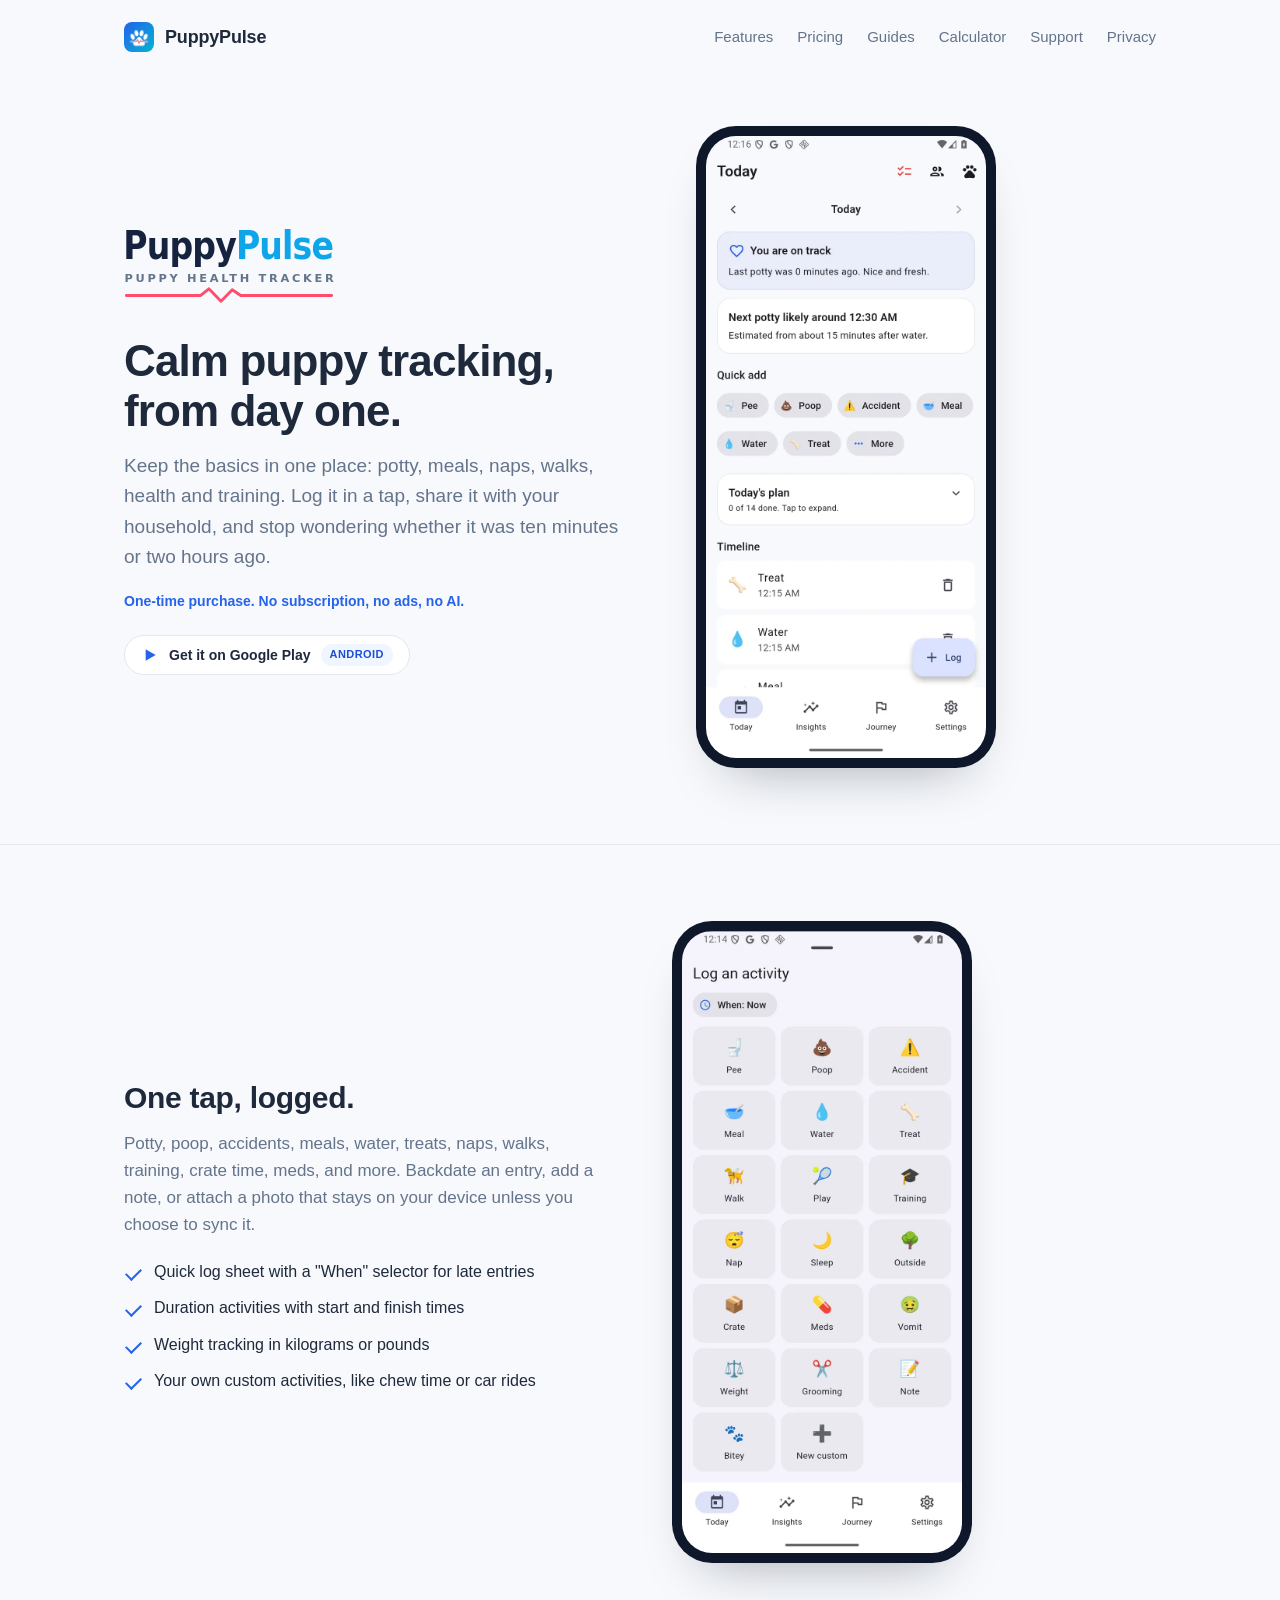
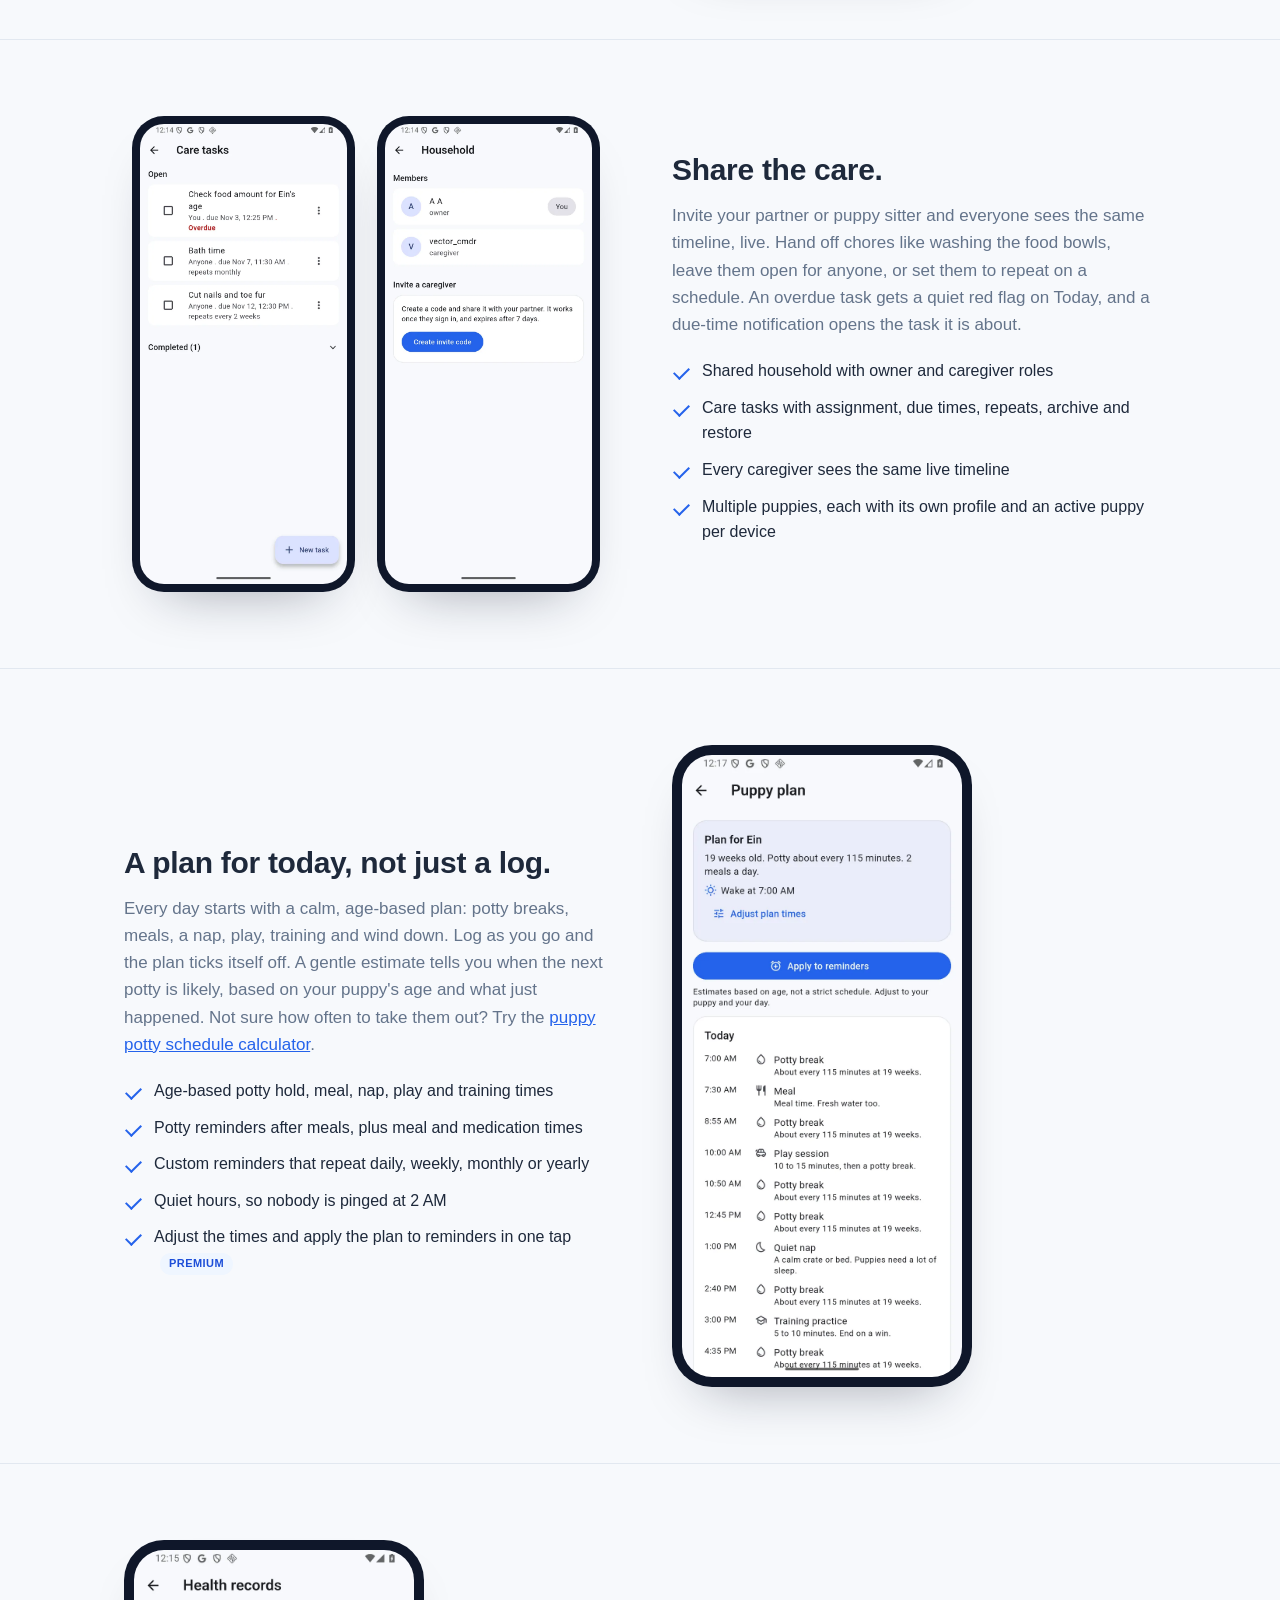
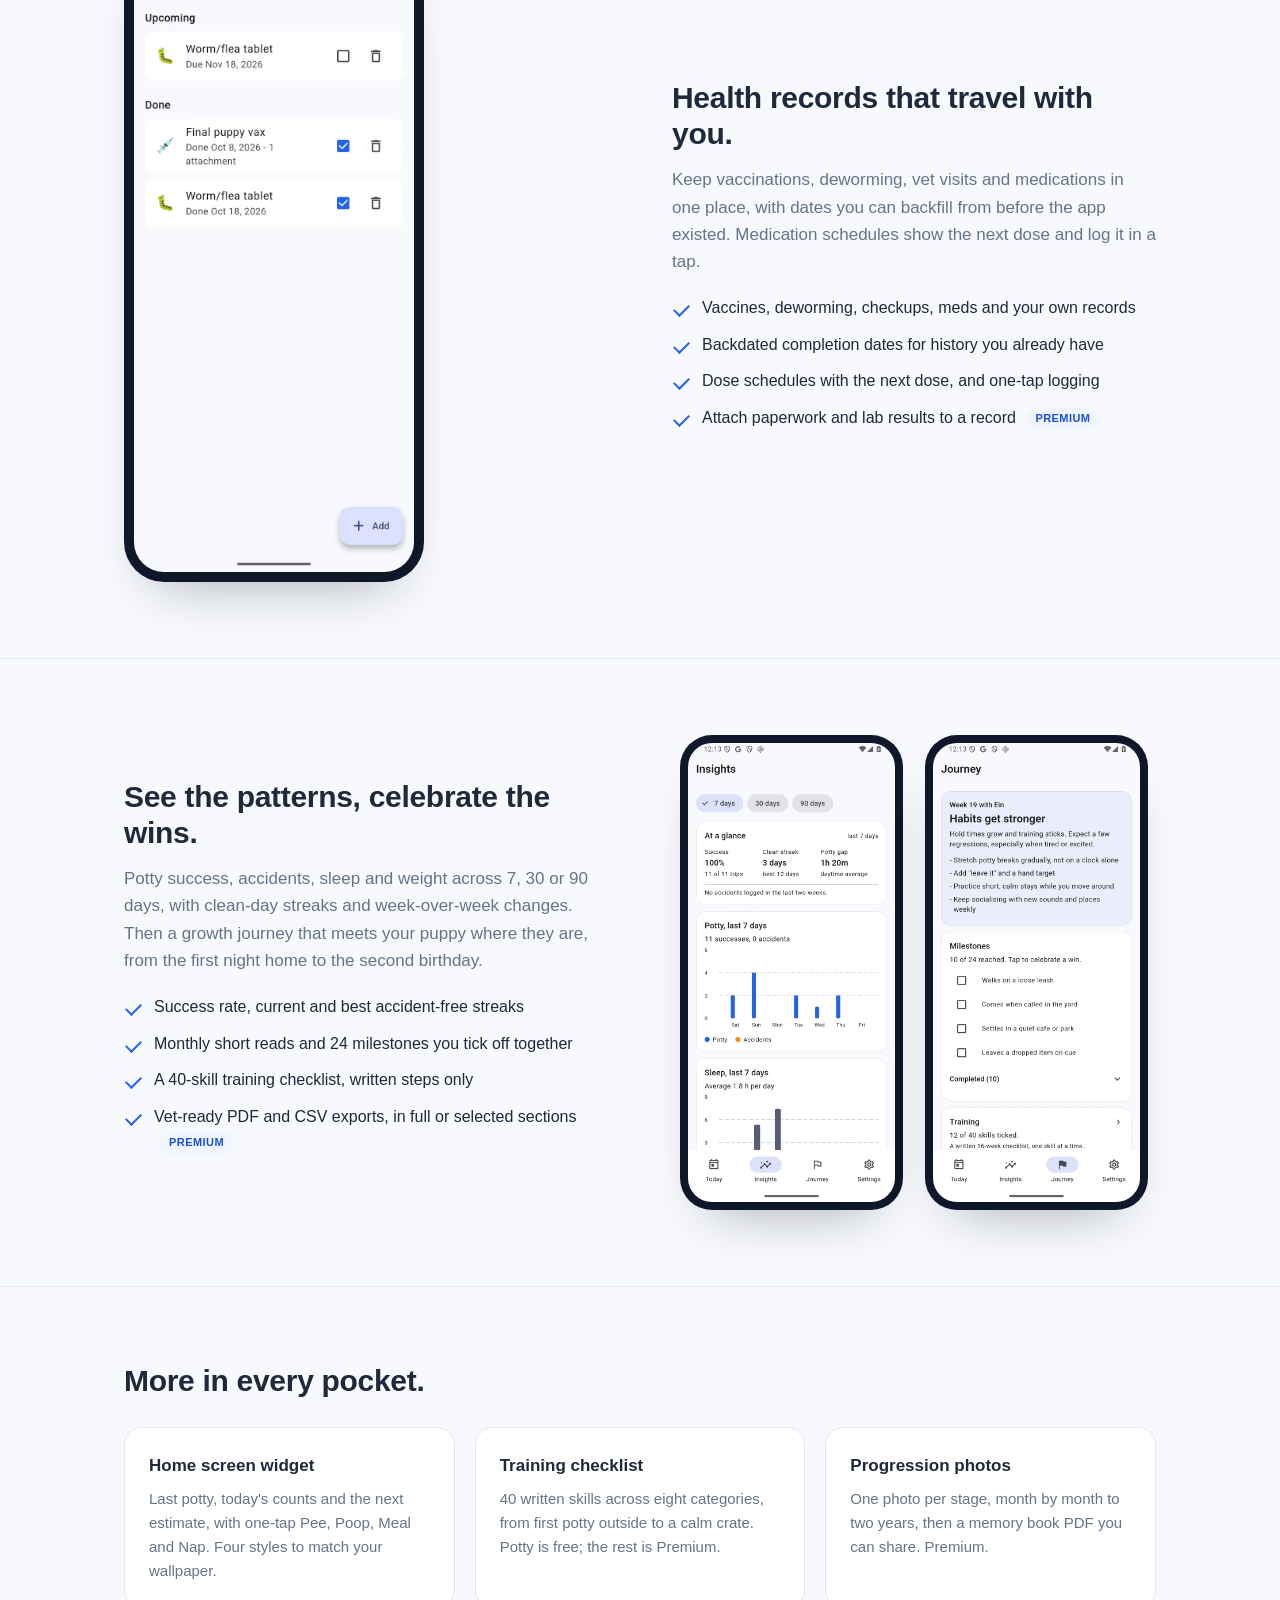
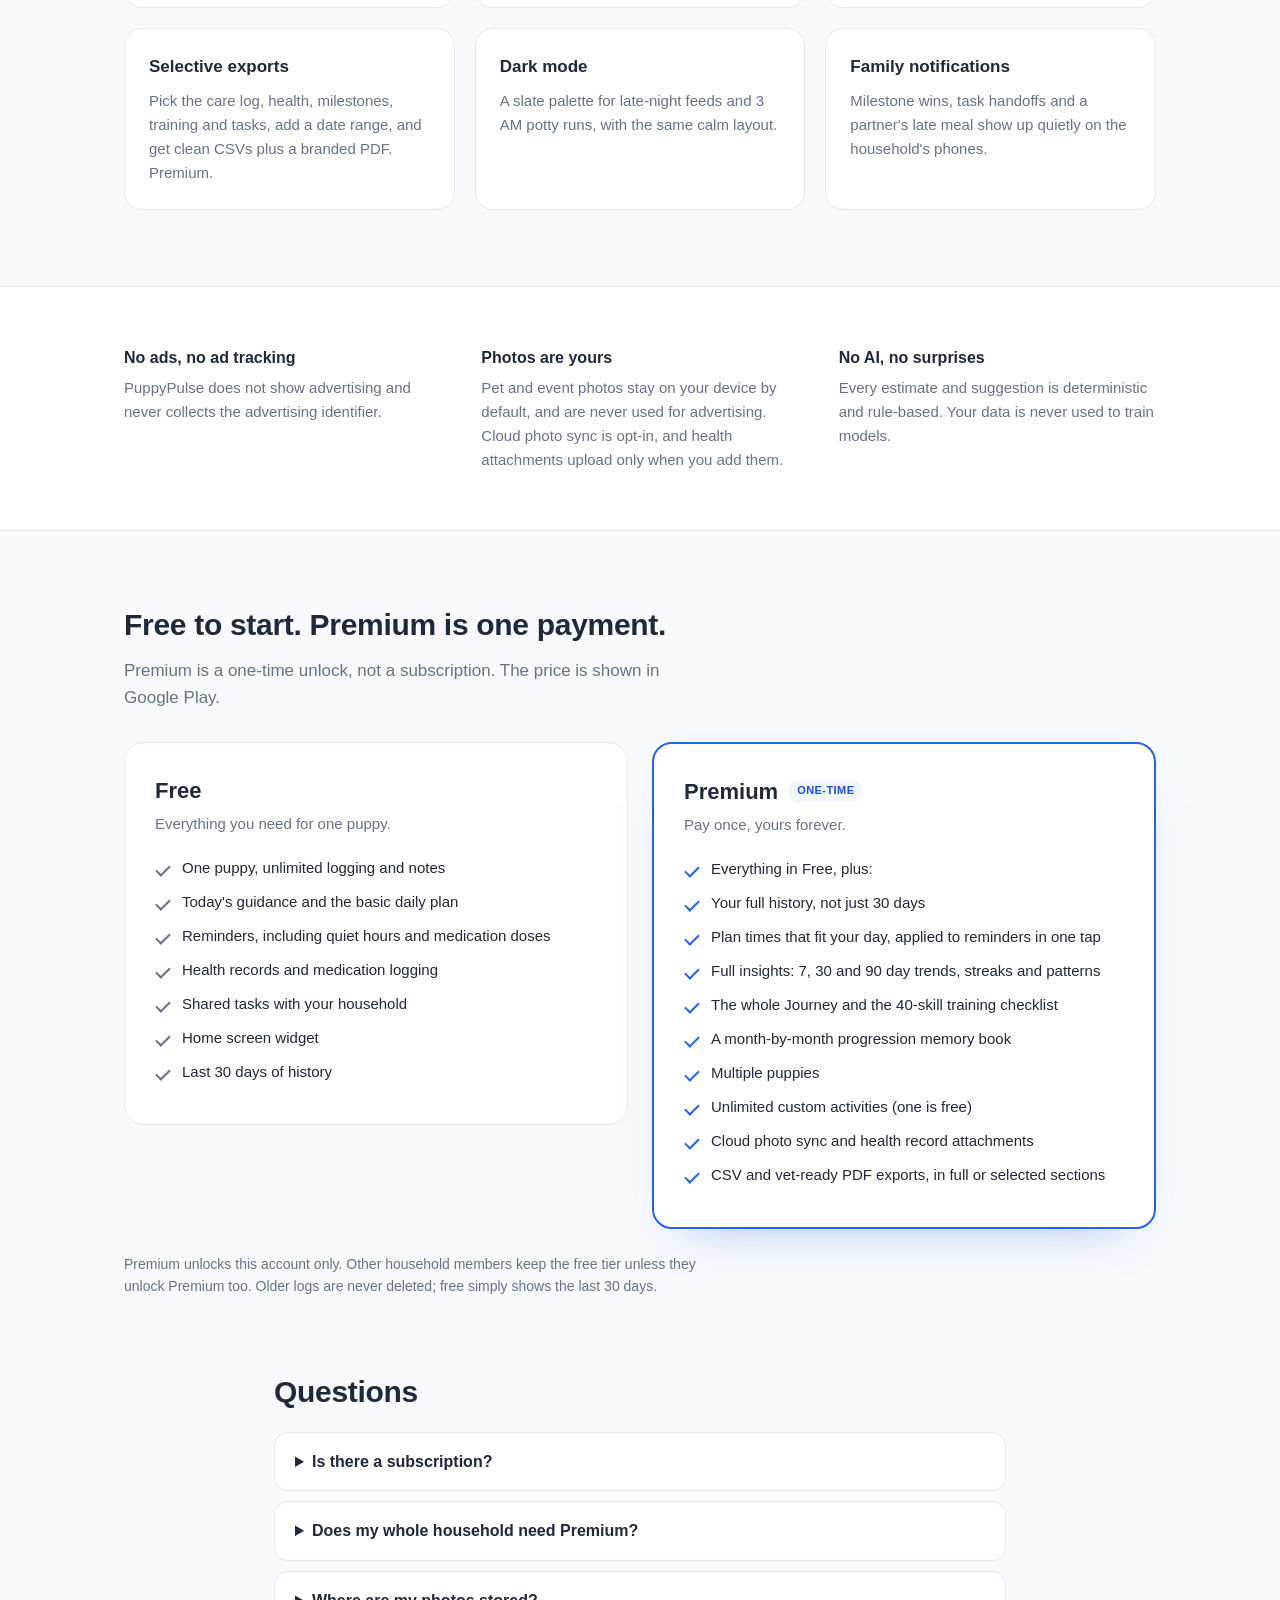
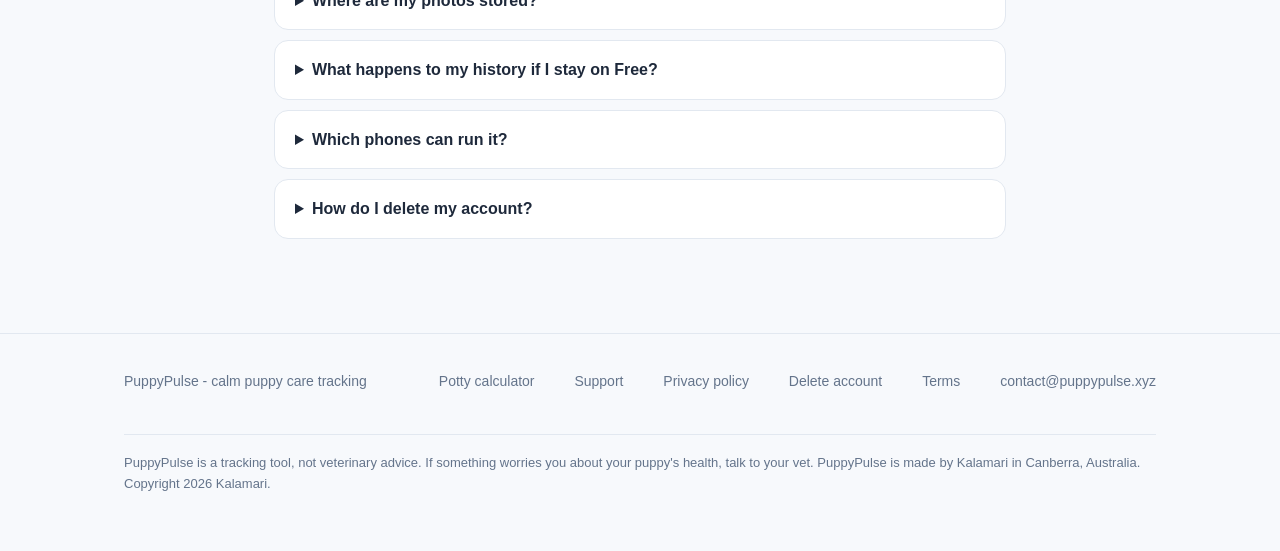
<file: index.html>
<!DOCTYPE html>
<html lang="en">
<head>
  <meta charset="utf-8">
  <meta name="viewport" content="width=device-width, initial-scale=1">
  <title>PuppyPulse - Calm puppy care tracking</title>
  <meta name="description" content="Track potty, meals, naps, health and training in one tap, and share the care with your household. One-time purchase, no subscription, no ads, no AI.">
  <meta name="theme-color" content="#2563EB">
  <meta name="theme-color" media="(prefers-color-scheme: dark)" content="#0F172A">
  <link rel="canonical" href="https://puppypulse.xyz/">
  <meta property="og:type" content="website">
  <meta property="og:site_name" content="PuppyPulse">
  <meta property="og:url" content="https://puppypulse.xyz/">
  <meta property="og:title" content="PuppyPulse - Calm puppy care tracking">
  <meta property="og:description" content="Track potty, meals, naps, health and training in one tap, and share the care with your household. One-time purchase, no subscription, no ads, no AI.">
  <meta property="og:image" content="https://puppypulse.xyz/assets/share-card.png">
  <meta property="og:image:width" content="1200">
  <meta property="og:image:height" content="630">
  <meta property="og:image:alt" content="PuppyPulse, calm puppy care tracking">
  <meta name="twitter:card" content="summary_large_image">
  <meta name="twitter:title" content="PuppyPulse - Calm puppy care tracking">
  <meta name="twitter:description" content="One-tap logging, a shared household, health records and a growth journey. One-time purchase, no subscription.">
  <meta name="twitter:image" content="https://puppypulse.xyz/assets/share-card.png">
  <link rel="icon" type="image/png" sizes="32x32" href="assets/favicon-32.png">
  <link rel="icon" type="image/png" sizes="512x512" href="assets/icon-circle.png">
  <link rel="apple-touch-icon" href="assets/apple-touch-icon.png">
  <link rel="stylesheet" href="styles.css">
  <script type="application/ld+json">
  {
    "@context": "https://schema.org",
    "@type": "SoftwareApplication",
    "name": "PuppyPulse",
    "url": "https://puppypulse.xyz/",
    "applicationCategory": "LifestyleApplication",
    "operatingSystem": "Android",
    "softwareVersion": "1.0.0",
    "isAccessibleForFree": true,
    "installUrl": "https://play.google.com/store/apps/details?id=com.puppypulse.app",
    "description": "A calm puppy care tracker for new puppy parents: one-tap logging, a shared household, health records, a growth journey and training checklist. One-time purchase, no subscription, no ads, no AI.",
    "publisher": {
      "@type": "Organization",
      "name": "Kalamari",
      "url": "https://kalamari.club"
    }
  }
  </script>
</head>
<body>

<a class="skip" href="#main">Skip to content</a>

<header class="site">
  <div class="wrap">
    <a class="brand" href="./">
      <img src="assets/icon-512.png" alt="">
      <span>PuppyPulse</span>
    </a>
    <nav>
      <a href="#features">Features</a>
      <a href="#pricing">Pricing</a>
      <a href="guides/">Guides</a>
      <a href="puppy-potty-schedule/">Calculator</a>
      <a href="support/">Support</a>
      <a href="privacy/">Privacy</a>
    </nav>
  </div>
</header>

<main id="main">

  <section class="hero">
    <div class="wrap">
      <div class="copy">
        <picture>
          <source srcset="assets/wordmark-dark.svg" media="(prefers-color-scheme: dark)">
          <img class="wordmark" src="assets/wordmark.svg" alt="PuppyPulse">
        </picture>
        <h1>Calm puppy tracking, from day one.</h1>
        <p class="lede">Keep the basics in one place: potty, meals, naps, walks,
        health and training. Log it in a tap, share it with your household, and
        stop wondering whether it was ten minutes or two hours ago.</p>
        <p class="meta">One-time purchase. No subscription, no ads, no AI.</p>
        <a class="badge" href="https://play.google.com/store/apps/details?id=com.puppypulse.app">
          <svg viewBox="0 0 24 24" fill="#2563EB" aria-hidden="true">
            <path d="M4 3.5v17l15-8.5-15-8.5z"/>
          </svg>
          Get it on Google Play
          <span class="tag">Android</span>
        </a>
      </div>
      <div class="media">
        <div class="phone">
          <img src="assets/today.webp" width="720" height="1600"
            alt="The PuppyPulse Today screen, showing a potty estimate, quick add chips, today's plan and the day's timeline">
        </div>
      </div>
    </div>
  </section>

  <section class="feature" id="features">
    <div class="wrap">
      <div class="copy">
        <h2>One tap, logged.</h2>
        <p>Potty, poop, accidents, meals, water, treats, naps, walks, training,
        crate time, meds, and more. Backdate an entry, add a note, or attach a
        photo that stays on your device unless you choose to sync it.</p>
        <ul class="ticks">
          <li>Quick log sheet with a "When" selector for late entries</li>
          <li>Duration activities with start and finish times</li>
          <li>Weight tracking in kilograms or pounds</li>
          <li>Your own custom activities, like chew time or car rides</li>
        </ul>
      </div>
      <div class="media">
        <div class="phone">
          <img src="assets/quick-log.webp" width="720" height="1600" loading="lazy"
            alt="The quick log sheet, with activity tiles for potty, meals, naps, and more">
        </div>
      </div>
    </div>
  </section>

  <section class="feature flip">
    <div class="wrap">
      <div class="copy">
        <h2>Share the care.</h2>
        <p>Invite your partner or puppy sitter and everyone sees the same
        timeline, live. Hand off chores like washing the food bowls, leave them
        open for anyone, or set them to repeat on a schedule. An overdue task
        gets a quiet red flag on Today, and a due-time notification opens the
        task it is about.</p>
        <ul class="ticks">
          <li>Shared household with owner and caregiver roles</li>
          <li>Care tasks with assignment, due times, repeats, archive and restore</li>
          <li>Every caregiver sees the same live timeline</li>
          <li>Multiple puppies, each with its own profile and an active puppy per device</li>
        </ul>
      </div>
      <div class="media">
        <div class="duo">
          <div class="phone">
            <img src="assets/tasks.webp" width="720" height="1600" loading="lazy"
              alt="Care tasks screen with open tasks, assignments, due times and a completed section">
          </div>
          <div class="phone">
            <img src="assets/household.webp" width="720" height="1600" loading="lazy"
              alt="Household screen listing an owner and a caregiver, with an invite code">
          </div>
        </div>
      </div>
    </div>
  </section>

  <section class="feature" id="plan">
    <div class="wrap">
      <div class="copy">
        <h2>A plan for today, not just a log.</h2>
        <p>Every day starts with a calm, age-based plan: potty breaks, meals,
        a nap, play, training and wind down. Log as you go and the plan ticks
        itself off. A gentle estimate tells you when the next potty is likely,
        based on your puppy's age and what just happened. Not sure how often to
        take them out? Try the <a href="puppy-potty-schedule/">puppy potty schedule
        calculator</a>.</p>
        <ul class="ticks">
          <li>Age-based potty hold, meal, nap, play and training times</li>
          <li>Potty reminders after meals, plus meal and medication times</li>
          <li>Custom reminders that repeat daily, weekly, monthly or yearly</li>
          <li>Quiet hours, so nobody is pinged at 2 AM</li>
          <li>Adjust the times and apply the plan to reminders in one tap <span class="tag">Premium</span></li>
        </ul>
      </div>
      <div class="media">
        <div class="phone">
          <img src="assets/plan.webp" width="720" height="1600" loading="lazy"
            alt="Puppy plan screen with age-based potty breaks, meal times, a nap, play and training, and an Apply to reminders button">
        </div>
      </div>
    </div>
  </section>

  <section class="feature flip" id="health">
    <div class="wrap">
      <div class="copy">
        <h2>Health records that travel with you.</h2>
        <p>Keep vaccinations, deworming, vet visits and medications in one
        place, with dates you can backfill from before the app existed.
        Medication schedules show the next dose and log it in a tap.</p>
        <ul class="ticks">
          <li>Vaccines, deworming, checkups, meds and your own records</li>
          <li>Backdated completion dates for history you already have</li>
          <li>Dose schedules with the next dose, and one-tap logging</li>
          <li>Attach paperwork and lab results to a record <span class="tag">Premium</span></li>
        </ul>
      </div>
      <div class="media">
        <div class="phone">
          <img src="assets/health.webp" width="720" height="1600" loading="lazy"
            alt="Health records screen with an upcoming worm and flea tablet, and completed vaccinations with an attachment">
        </div>
      </div>
    </div>
  </section>

  <section class="feature">
    <div class="wrap">
      <div class="copy">
        <h2>See the patterns, celebrate the wins.</h2>
        <p>Potty success, accidents, sleep and weight across 7, 30 or 90 days,
        with clean-day streaks and week-over-week changes. Then a growth
        journey that meets your puppy where they are, from the first night home
        to the second birthday.</p>
        <ul class="ticks">
          <li>Success rate, current and best accident-free streaks</li>
          <li>Monthly short reads and 24 milestones you tick off together</li>
          <li>A 40-skill training checklist, written steps only</li>
          <li>Vet-ready PDF and CSV exports, in full or selected sections <span class="tag">Premium</span></li>
        </ul>
      </div>
      <div class="media">
        <div class="duo">
          <div class="phone">
            <img src="assets/insights.webp" width="720" height="1600" loading="lazy"
              alt="Insights screen with 7, 30 and 90 day switches, a streak summary, and potty and sleep charts">
          </div>
          <div class="phone">
            <img src="assets/journey.webp" width="720" height="1600" loading="lazy"
              alt="Journey screen with the current week's guidance, milestones and training progress">
          </div>
        </div>
      </div>
    </div>
  </section>

  <section class="more">
    <div class="wrap">
      <h2>More in every pocket.</h2>
      <div class="grid">
        <article class="card">
          <h3>Home screen widget</h3>
          <p>Last potty, today's counts and the next estimate, with one-tap
          Pee, Poop, Meal and Nap. Four styles to match your wallpaper.</p>
        </article>
        <article class="card">
          <h3>Training checklist</h3>
          <p>40 written skills across eight categories, from first potty
          outside to a calm crate. Potty is free; the rest is Premium.</p>
        </article>
        <article class="card">
          <h3>Progression photos</h3>
          <p>One photo per stage, month by month to two years, then a
          memory book PDF you can share. Premium.</p>
        </article>
        <article class="card">
          <h3>Selective exports</h3>
          <p>Pick the care log, health, milestones, training and tasks, add a
          date range, and get clean CSVs plus a branded PDF. Premium.</p>
        </article>
        <article class="card">
          <h3>Dark mode</h3>
          <p>A slate palette for late-night feeds and 3 AM potty runs, with the
          same calm layout.</p>
        </article>
        <article class="card">
          <h3>Family notifications</h3>
          <p>Milestone wins, task handoffs and a partner's late meal show up
          quietly on the household's phones.</p>
        </article>
      </div>
    </div>
  </section>

  <section class="privacy" id="privacy">
    <div class="wrap">
      <div>
        <h3>No ads, no ad tracking</h3>
        <p>PuppyPulse does not show advertising and never collects the
        advertising identifier.</p>
      </div>
      <div>
        <h3>Photos are yours</h3>
        <p>Pet and event photos stay on your device by default, and are never
        used for advertising. Cloud photo sync is opt-in, and health
        attachments upload only when you add them.</p>
      </div>
      <div>
        <h3>No AI, no surprises</h3>
        <p>Every estimate and suggestion is deterministic and rule-based.
        Your data is never used to train models.</p>
      </div>
    </div>
  </section>

  <section class="pricing" id="pricing">
    <div class="wrap">
      <h2>Free to start. Premium is one payment.</h2>
      <p class="pricing-lede">Premium is a one-time unlock, not a subscription.
      The price is shown in Google Play.</p>
      <div class="plans">
        <article class="plan">
          <h3>Free</h3>
          <p class="plan-sub">Everything you need for one puppy.</p>
          <ul>
            <li>One puppy, unlimited logging and notes</li>
            <li>Today's guidance and the basic daily plan</li>
            <li>Reminders, including quiet hours and medication doses</li>
            <li>Health records and medication logging</li>
            <li>Shared tasks with your household</li>
            <li>Home screen widget</li>
            <li>Last 30 days of history</li>
          </ul>
        </article>
        <article class="plan premium">
          <h3>Premium <span class="tag">One-time</span></h3>
          <p class="plan-sub">Pay once, yours forever.</p>
          <ul>
            <li>Everything in Free, plus:</li>
            <li>Your full history, not just 30 days</li>
            <li>Plan times that fit your day, applied to reminders in one tap</li>
            <li>Full insights: 7, 30 and 90 day trends, streaks and patterns</li>
            <li>The whole Journey and the 40-skill training checklist</li>
            <li>A month-by-month progression memory book</li>
            <li>Multiple puppies</li>
            <li>Unlimited custom activities (one is free)</li>
            <li>Cloud photo sync and health record attachments</li>
            <li>CSV and vet-ready PDF exports, in full or selected sections</li>
          </ul>
        </article>
      </div>
      <p class="fineprint">Premium unlocks this account only. Other household
      members keep the free tier unless they unlock Premium too. Older logs are
      never deleted; free simply shows the last 30 days.</p>
    </div>
  </section>

  <section class="faq">
    <div class="wrap">
      <h2>Questions</h2>
      <details>
        <summary>Is there a subscription?</summary>
        <p>No. Premium is a single purchase, once. There is no monthly or yearly
        plan, and no auto-renewal.</p>
      </details>
      <details>
        <summary>Does my whole household need Premium?</summary>
        <p>No. Sharing the timeline, tasks and reminders is part of the free
        tier. Premium unlocks extra features on the account that buys it; other
        members keep the free tier.</p>
      </details>
      <details>
        <summary>Where are my photos stored?</summary>
        <p>Pet and event photos are stored on your device by default. Event
        photo sync is opt-in and Premium. Health attachments upload only when
        you add them, and only members of your household can open them.</p>
      </details>
      <details>
        <summary>What happens to my history if I stay on Free?</summary>
        <p>Nothing is deleted. Free shows the last 30 days; Premium opens the
        full history, including everything you logged before you upgraded.</p>
      </details>
      <details>
        <summary>Which phones can run it?</summary>
        <p>PuppyPulse is on Google Play, for Android phones. It is free to
        download. The home screen widget is Android-only. An iPhone version is
        planned for later.</p>
      </details>
      <details>
        <summary>How do I delete my account?</summary>
        <p>In the app: Settings, then Delete account. You can also email us at
        <a href="mailto:contact@puppypulse.xyz">contact@puppypulse.xyz</a>. See
        <a href="delete-account/">Delete your account</a> for what is removed.</p>
      </details>
    </div>
  </section>

</main>

<footer class="site">
  <div class="wrap">
    <span>PuppyPulse - calm puppy care tracking</span>
    <span class="links">
      <a href="puppy-potty-schedule/">Potty calculator</a> &nbsp;
      <a href="support/">Support</a> &nbsp;
      <a href="privacy/">Privacy policy</a> &nbsp;
      <a href="delete-account/">Delete account</a> &nbsp;
      <a href="terms/">Terms</a> &nbsp;
      <a href="mailto:contact@puppypulse.xyz">contact@puppypulse.xyz</a>
    </span>
    <div class="fine">
      PuppyPulse is a tracking tool, not veterinary advice. If something
      worries you about your puppy's health, talk to your vet. PuppyPulse is
      made by Kalamari in Canberra, Australia. Copyright 2026 Kalamari.
    </div>
  </div>
</footer>

<!-- Cloudflare Web Analytics --><script type="module" src="https://static.cloudflareinsights.com/beacon.min.js" data-cf-beacon="{&quot;token&quot;: &quot;f3de2c5c67ca4a0ca325ae2b84c37160&quot;}"></script><!-- End Cloudflare Web Analytics -->

</body>
</html>
</file>
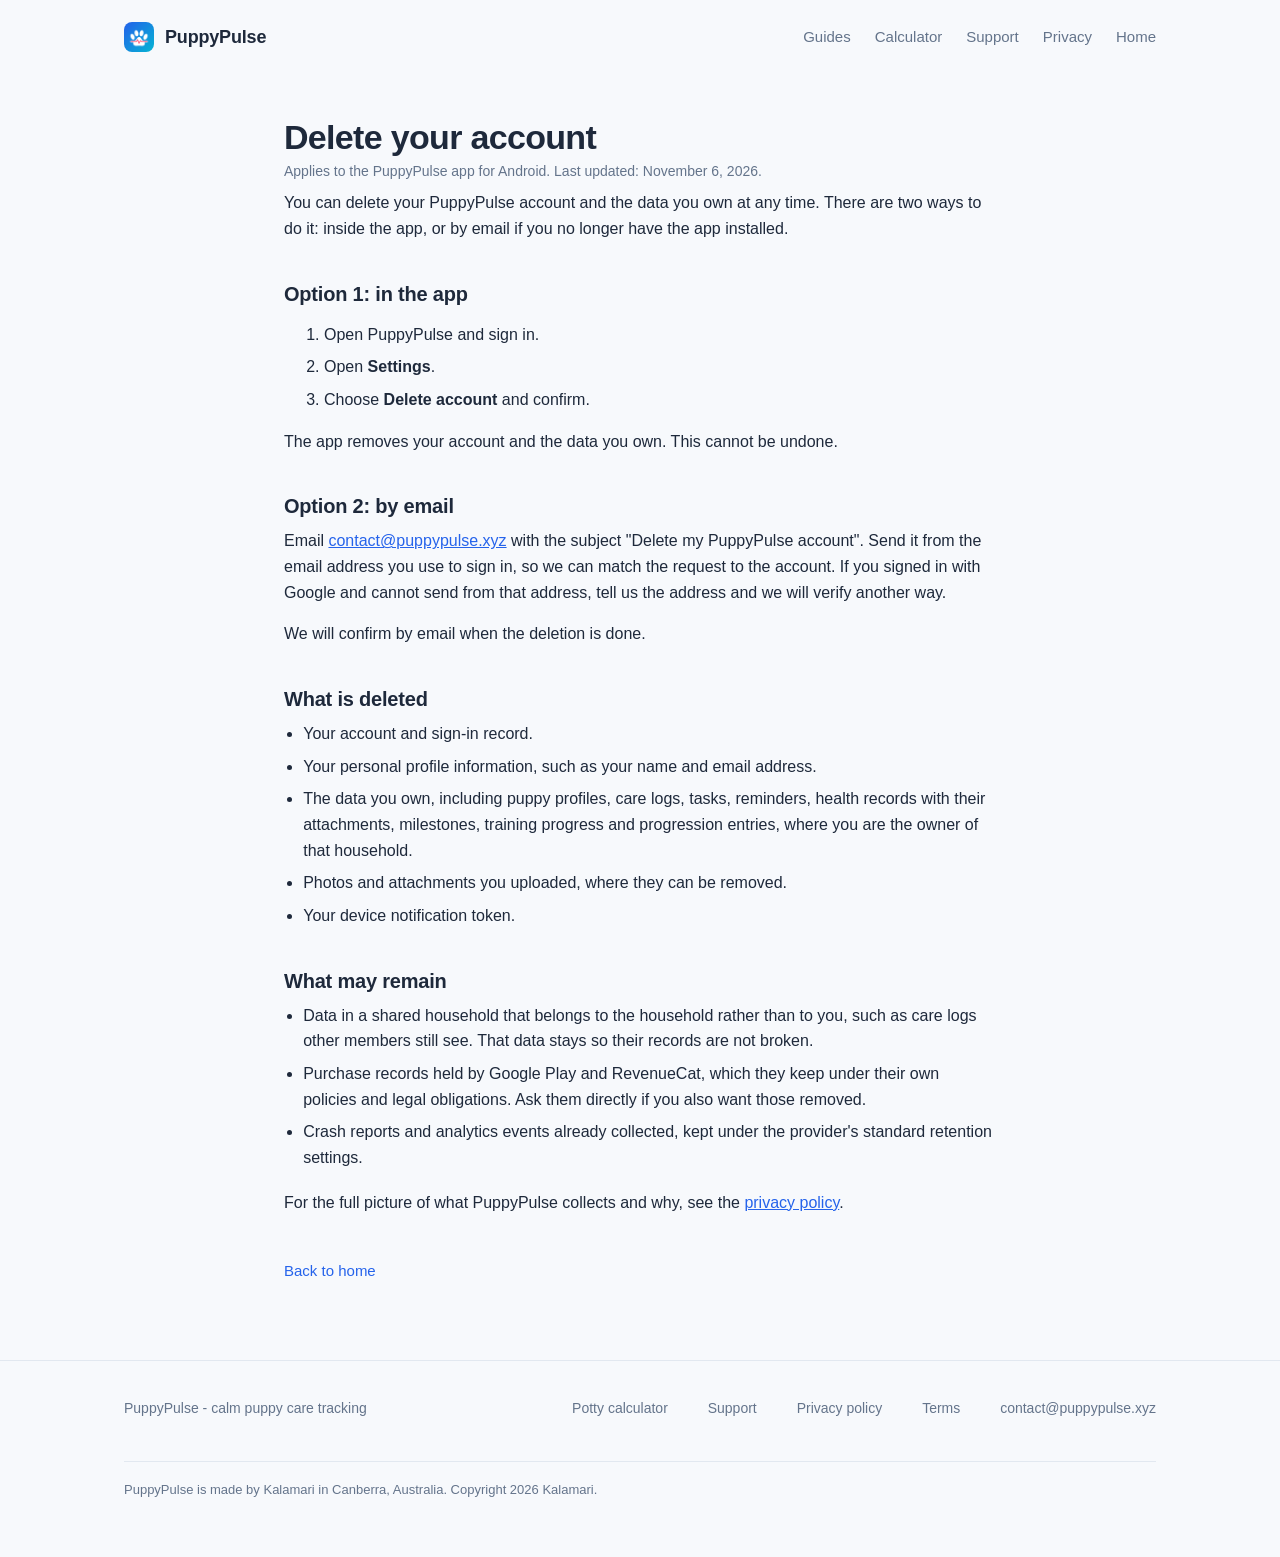
<file: delete-account/index.html>
<!DOCTYPE html>
<html lang="en">
<head>
  <meta charset="utf-8">
  <meta name="viewport" content="width=device-width, initial-scale=1">
  <title>Delete your account - PuppyPulse</title>
  <meta name="description" content="How to delete your PuppyPulse account and data, what is removed, what stays with your household, and how to ask us to do it for you.">
  <meta name="theme-color" content="#2563EB">
  <meta name="theme-color" media="(prefers-color-scheme: dark)" content="#0F172A">
  <link rel="canonical" href="https://puppypulse.xyz/delete-account/">
  <meta property="og:type" content="website">
  <meta property="og:site_name" content="PuppyPulse">
  <meta property="og:url" content="https://puppypulse.xyz/delete-account/">
  <meta property="og:title" content="Delete your account - PuppyPulse">
  <meta property="og:description" content="How to delete your PuppyPulse account and data, and what happens to shared household data.">
  <meta property="og:image" content="https://puppypulse.xyz/assets/share-card.png">
  <meta name="twitter:card" content="summary_large_image">
  <meta name="twitter:title" content="Delete your account - PuppyPulse">
  <meta name="twitter:description" content="How to delete your PuppyPulse account and data.">
  <meta name="twitter:image" content="https://puppypulse.xyz/assets/share-card.png">
  <link rel="icon" type="image/png" sizes="32x32" href="../assets/favicon-32.png">
  <link rel="icon" type="image/png" sizes="512x512" href="../assets/icon-circle.png">
  <link rel="apple-touch-icon" href="../assets/apple-touch-icon.png">
  <link rel="stylesheet" href="../styles.css">
</head>
<body>

<a class="skip" href="#main">Skip to content</a>

<header class="site">
  <div class="wrap">
    <a class="brand" href="../">
      <img src="../assets/icon-512.png" alt="">
      <span>PuppyPulse</span>
    </a>
    <nav>
      <a href="../guides/">Guides</a>
      <a href="../puppy-potty-schedule/">Calculator</a>
      <a href="../support/">Support</a>
      <a href="../privacy/">Privacy</a>
      <a href="../">Home</a>
    </nav>
  </div>
</header>

<main id="main">
  <article class="article">
    <h1>Delete your account</h1>
    <p class="updated">Applies to the PuppyPulse app for Android. Last updated: November 6, 2026.</p>

    <p>You can delete your PuppyPulse account and the data you own at any
    time. There are two ways to do it: inside the app, or by email if you no
    longer have the app installed.</p>

    <h2>Option 1: in the app</h2>
    <ol>
      <li>Open PuppyPulse and sign in.</li>
      <li>Open <strong>Settings</strong>.</li>
      <li>Choose <strong>Delete account</strong> and confirm.</li>
    </ol>
    <p>The app removes your account and the data you own. This cannot be
    undone.</p>

    <h2>Option 2: by email</h2>
    <p>Email <a href="mailto:contact@puppypulse.xyz?subject=Delete%20my%20PuppyPulse%20account">contact@puppypulse.xyz</a>
    with the subject "Delete my PuppyPulse account". Send it from the email
    address you use to sign in, so we can match the request to the account. If
    you signed in with Google and cannot send from that address, tell us the
    address and we will verify another way.</p>
    <p>We will confirm by email when the deletion is done.</p>

    <h2>What is deleted</h2>
    <ul>
      <li>Your account and sign-in record.</li>
      <li>Your personal profile information, such as your name and email
      address.</li>
      <li>The data you own, including puppy profiles, care logs, tasks,
      reminders, health records with their attachments, milestones, training
      progress and progression entries, where you are the owner of that
      household.</li>
      <li>Photos and attachments you uploaded, where they can be removed.</li>
      <li>Your device notification token.</li>
    </ul>

    <h2>What may remain</h2>
    <ul>
      <li>Data in a shared household that belongs to the household rather than
      to you, such as care logs other members still see. That data stays so
      their records are not broken.</li>
      <li>Purchase records held by Google Play and RevenueCat, which they keep
      under their own policies and legal obligations. Ask them directly if you
      also want those removed.</li>
      <li>Crash reports and analytics events already collected, kept under the
      provider's standard retention settings.</li>
    </ul>

    <p>For the full picture of what PuppyPulse collects and why, see the
    <a href="../privacy/">privacy policy</a>.</p>

    <a class="backlink" href="../">Back to home</a>
  </article>
</main>

<footer class="site">
  <div class="wrap">
    <span>PuppyPulse - calm puppy care tracking</span>
    <span class="links">
      <a href="../puppy-potty-schedule/">Potty calculator</a> &nbsp;
      <a href="../support/">Support</a> &nbsp;
      <a href="../privacy/">Privacy policy</a> &nbsp;
      <a href="../terms/">Terms</a> &nbsp;
      <a href="mailto:contact@puppypulse.xyz">contact@puppypulse.xyz</a>
    </span>
    <div class="fine">
      PuppyPulse is made by Kalamari in Canberra, Australia. Copyright 2026
      Kalamari.
    </div>
  </div>
</footer>

<!-- Cloudflare Web Analytics --><script type="module" src="https://static.cloudflareinsights.com/beacon.min.js" data-cf-beacon="{&quot;token&quot;: &quot;f3de2c5c67ca4a0ca325ae2b84c37160&quot;}"></script><!-- End Cloudflare Web Analytics -->

</body>
</html>
</file>
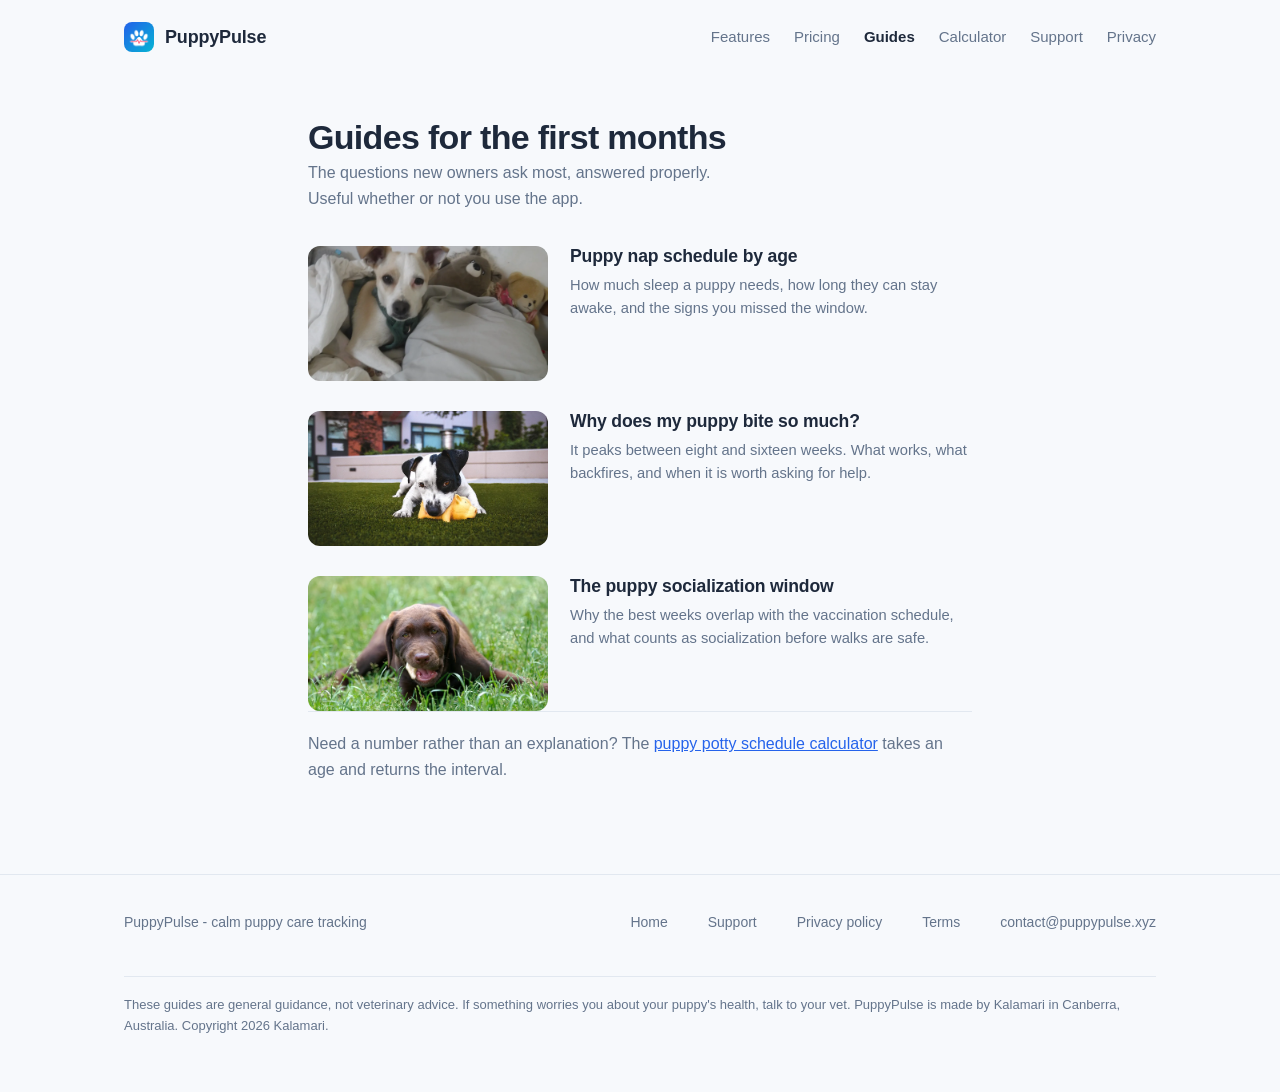
<file: guides/index.html>
<!DOCTYPE html>
<html lang="en">
<head>
  <meta charset="utf-8">
  <meta name="viewport" content="width=device-width, initial-scale=1">
  <title>Puppy guides for the first months | PuppyPulse</title>
  <meta name="description" content="Practical guides on puppy sleep, biting, socialization and potty timing, written for the questions new owners ask most in the first three months.">
  <meta name="theme-color" content="#2563EB">
  <meta name="theme-color" media="(prefers-color-scheme: dark)" content="#0F172A">
  <link rel="canonical" href="https://puppypulse.xyz/guides/">
  <meta property="og:type" content="website">
  <meta property="og:site_name" content="PuppyPulse">
  <meta property="og:url" content="https://puppypulse.xyz/guides/">
  <meta property="og:title" content="Puppy guides for the first months">
  <meta property="og:description" content="Puppy sleep, biting, socialization and potty timing, written for the first three months.">
  <meta property="og:image" content="https://puppypulse.xyz/assets/share-card.png">
  <meta property="og:image:width" content="1200">
  <meta property="og:image:height" content="630">
  <meta name="twitter:card" content="summary_large_image">
  <link rel="icon" type="image/png" sizes="32x32" href="../assets/favicon-32.png">
  <link rel="icon" type="image/png" sizes="512x512" href="../assets/icon-circle.png">
  <link rel="apple-touch-icon" href="../assets/apple-touch-icon.png">
  <link rel="stylesheet" href="../styles.css">
</head>
<body>
<a class="skip" href="#main">Skip to content</a>

<header class="site">
  <div class="wrap">
    <a class="brand" href="../">
      <img src="../assets/icon-512.png" alt="">
      <span>PuppyPulse</span>
    </a>
    <nav>
      <a href="../#features">Features</a>
      <a href="../#pricing">Pricing</a>
      <a href="./" aria-current="page">Guides</a>
      <a href="../puppy-potty-schedule/">Calculator</a>
      <a href="../support/">Support</a>
      <a href="../privacy/">Privacy</a>
    </nav>
  </div>
</header>

<main id="main">
  <section class="article">
    <div class="wrap">
      <h1>Guides for the first months</h1>
      <p class="lede">The questions new owners ask most, answered properly. Useful whether or not you use the app.</p>

      <div class="guide-list">
        <a class="guide" href="../puppy-nap-schedule/">
          <img src="../assets/guide-nap.webp" width="1200" height="675" alt="A young puppy resting in a bed with two soft toys" loading="lazy">
          <div class="guide-text">
            <h2>Puppy nap schedule by age</h2>
            <p>How much sleep a puppy needs, how long they can stay awake, and the signs you missed the window.</p>
          </div>
        </a>

        <a class="guide" href="../puppy-biting/">
          <img src="../assets/guide-biting.webp" width="1200" height="675" alt="A black and white puppy lying on grass with a soft toy in its mouth" loading="lazy">
          <div class="guide-text">
            <h2>Why does my puppy bite so much?</h2>
            <p>It peaks between eight and sixteen weeks. What works, what backfires, and when it is worth asking for help.</p>
          </div>
        </a>

        <a class="guide" href="../puppy-socialization-window/">
          <img src="../assets/guide-socialization.webp" width="1200" height="675" alt="A chocolate Labrador puppy lying in long grass with a chew stick" loading="lazy">
          <div class="guide-text">
            <h2>The puppy socialization window</h2>
            <p>Why the best weeks overlap with the vaccination schedule, and what counts as socialization before walks are safe.</p>
          </div>
        </a>
      </div>

      <p class="guide-more">Need a number rather than an explanation? The <a href="../puppy-potty-schedule/">puppy potty schedule calculator</a> takes an age and returns the interval.</p>
    </div>
  </section>
</main>

<footer class="site">
  <div class="wrap">
    <span>PuppyPulse - calm puppy care tracking</span>
    <span class="links">
      <a href="../">Home</a> &nbsp;
      <a href="../support/">Support</a> &nbsp;
      <a href="../privacy/">Privacy policy</a> &nbsp;
      <a href="../terms/">Terms</a> &nbsp;
      <a href="mailto:contact@puppypulse.xyz">contact@puppypulse.xyz</a>
    </span>
    <div class="fine">
      These guides are general guidance, not veterinary advice. If something
      worries you about your puppy's health, talk to your vet. PuppyPulse is
      made by Kalamari in Canberra, Australia. Copyright 2026 Kalamari.
    </div>
  </div>
</footer>
<!-- Cloudflare Web Analytics --><script type="module" src="https://static.cloudflareinsights.com/beacon.min.js" data-cf-beacon="{&quot;token&quot;: &quot;f3de2c5c67ca4a0ca325ae2b84c37160&quot;}"></script><!-- End Cloudflare Web Analytics -->

</body>
</html>
</file>
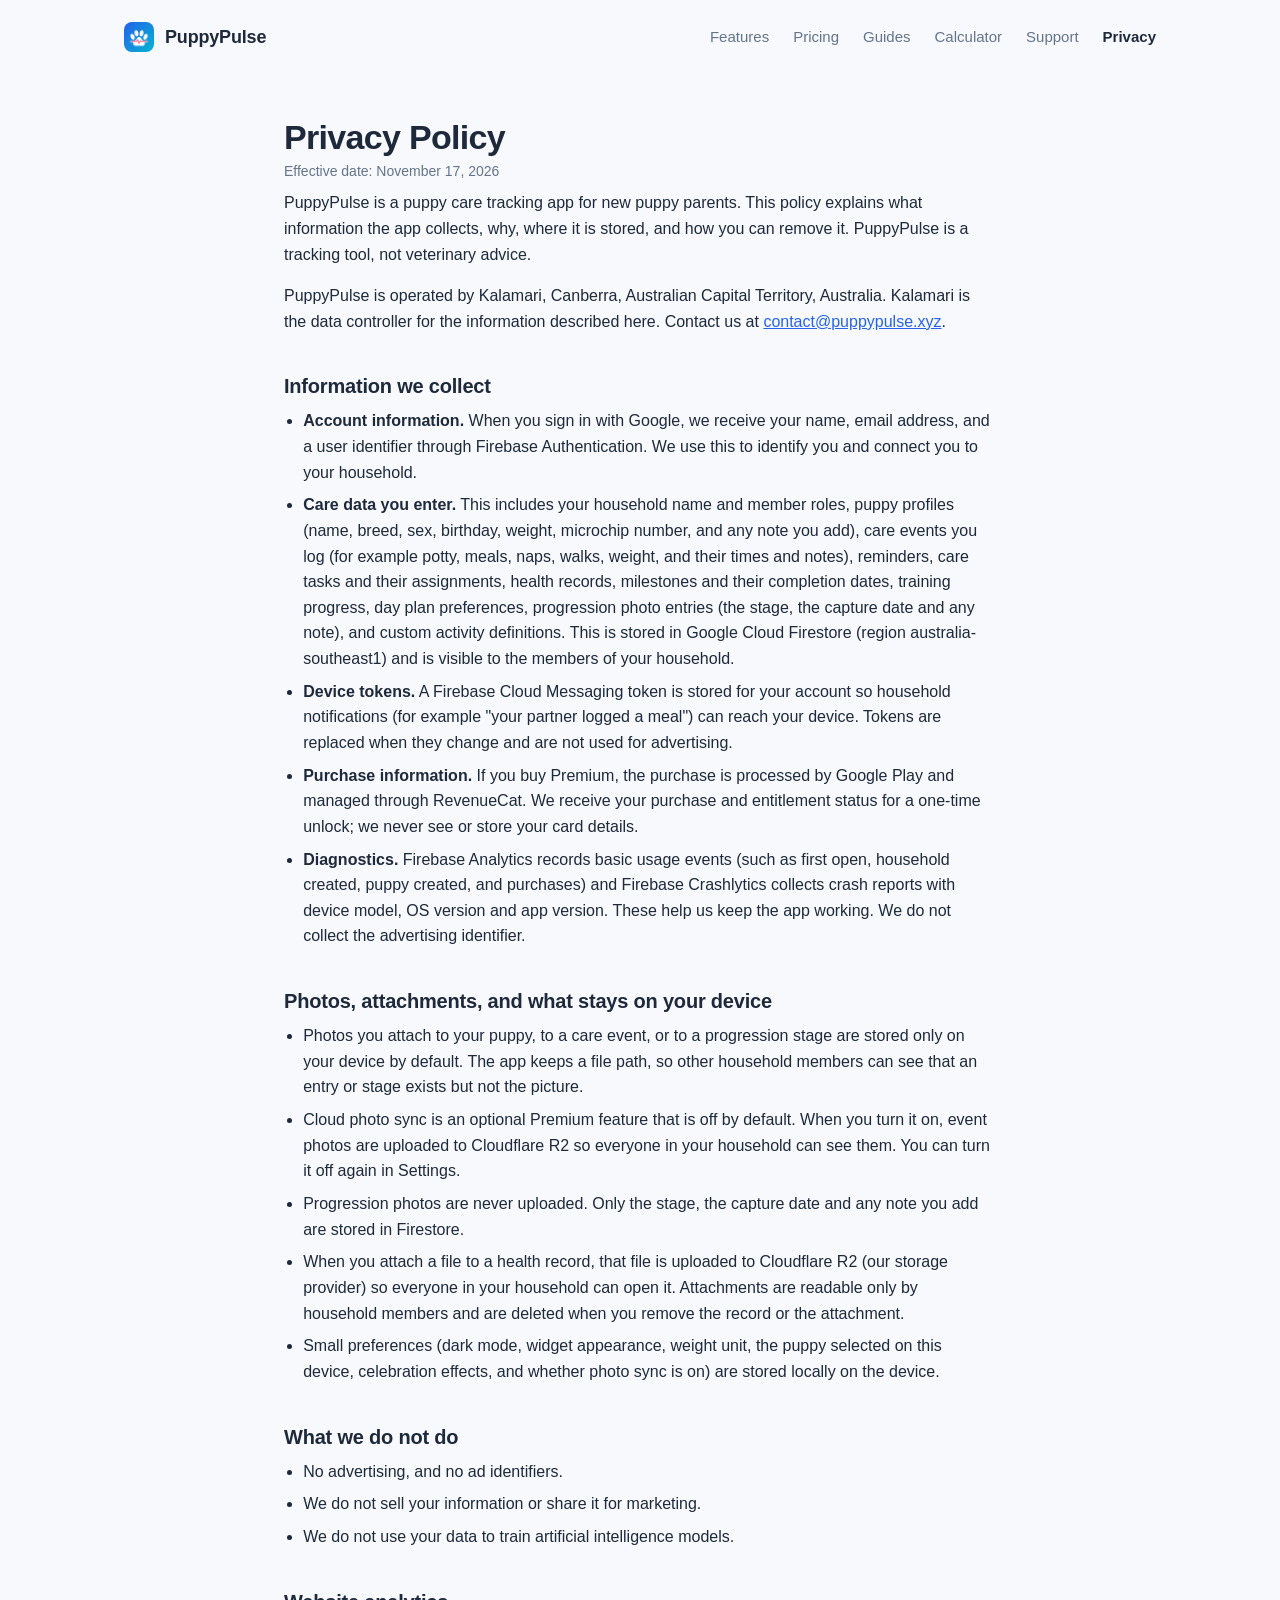
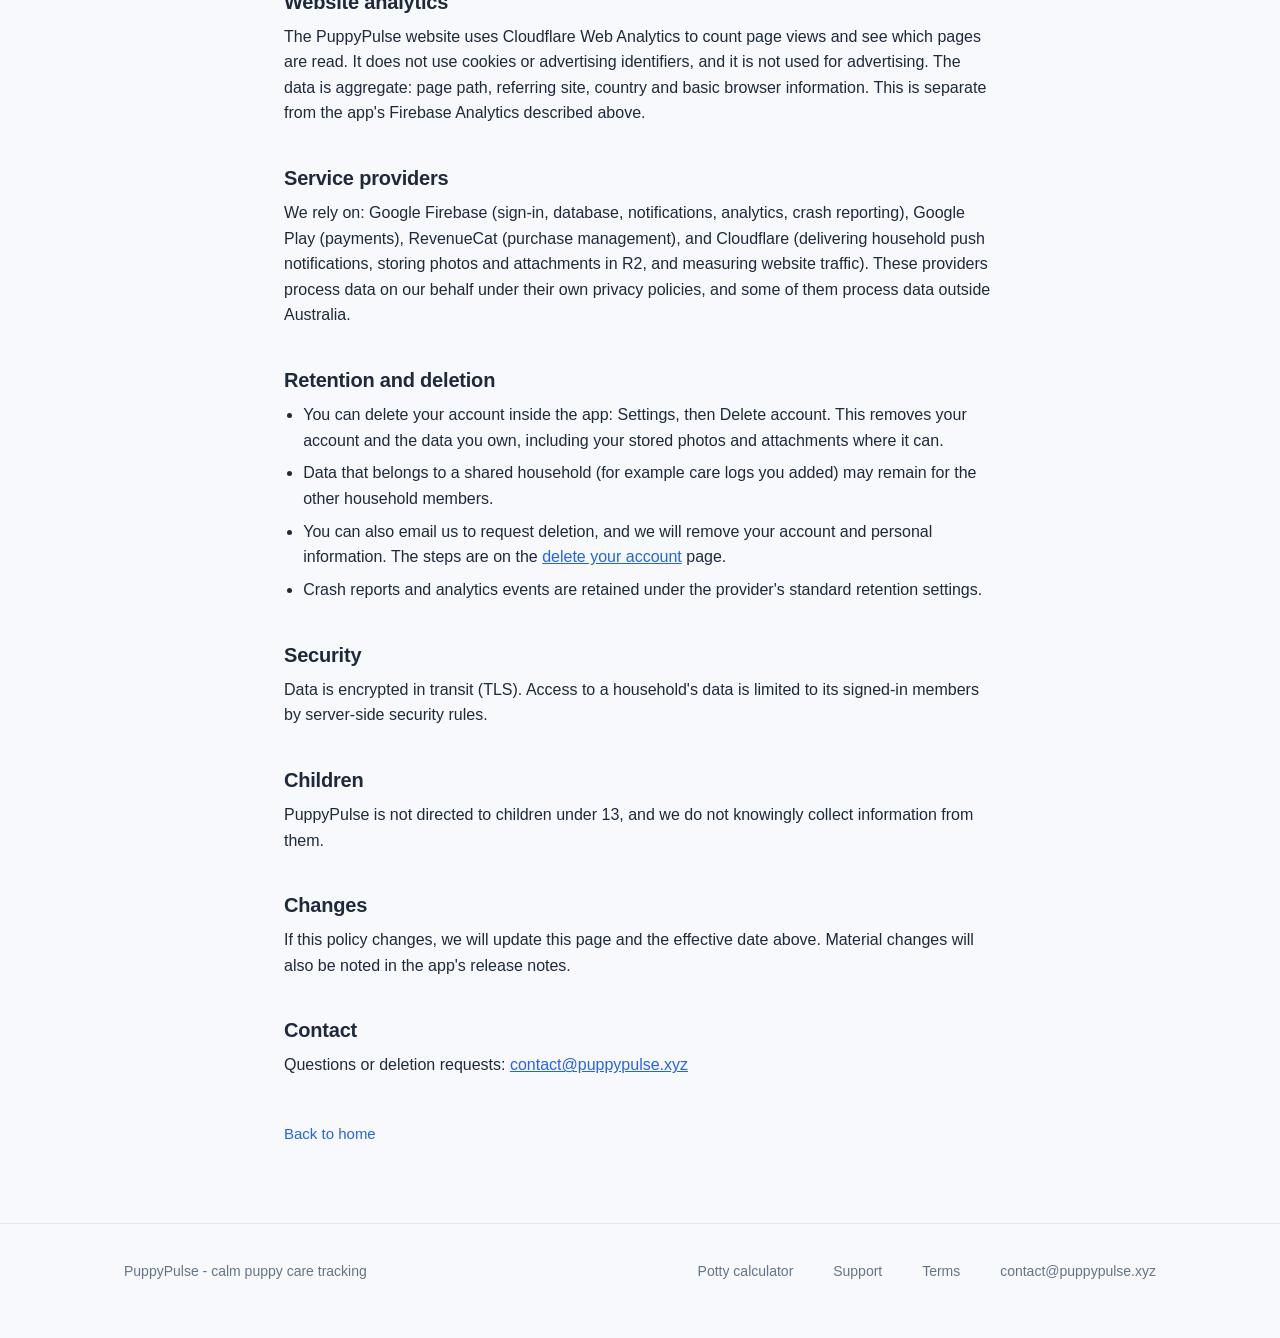
<file: privacy/index.html>
<!DOCTYPE html>
<html lang="en">
<head>
  <meta charset="utf-8">
  <meta name="viewport" content="width=device-width, initial-scale=1">
  <title>Privacy Policy - PuppyPulse</title>
  <meta name="description" content="How PuppyPulse handles your data: what is collected, what stays on your device, and how to delete it.">
  <meta name="theme-color" content="#2563EB">
  <meta name="theme-color" media="(prefers-color-scheme: dark)" content="#0F172A">
  <link rel="canonical" href="https://puppypulse.xyz/privacy/">
  <meta property="og:type" content="website">
  <meta property="og:site_name" content="PuppyPulse">
  <meta property="og:url" content="https://puppypulse.xyz/privacy/">
  <meta property="og:title" content="Privacy Policy - PuppyPulse">
  <meta property="og:description" content="How PuppyPulse handles your data: what is collected, what stays on your device, and how to delete it.">
  <meta property="og:image" content="https://puppypulse.xyz/assets/share-card.png">
  <meta name="twitter:card" content="summary_large_image">
  <meta name="twitter:title" content="Privacy Policy - PuppyPulse">
  <meta name="twitter:description" content="What PuppyPulse collects, what stays on your device, and how to delete it.">
  <meta name="twitter:image" content="https://puppypulse.xyz/assets/share-card.png">
  <link rel="icon" type="image/png" sizes="32x32" href="../assets/favicon-32.png">
  <link rel="icon" type="image/png" sizes="512x512" href="../assets/icon-circle.png">
  <link rel="apple-touch-icon" href="../assets/apple-touch-icon.png">
  <link rel="stylesheet" href="../styles.css">
</head>
<body>

<a class="skip" href="#main">Skip to content</a>

<header class="site">
  <div class="wrap">
    <a class="brand" href="../">
      <img src="../assets/icon-512.png" alt="">
      <span>PuppyPulse</span>
    </a>
    <nav>
      <a href="../#features">Features</a>
      <a href="../#pricing">Pricing</a>
      <a href="../guides/">Guides</a>
      <a href="../puppy-potty-schedule/">Calculator</a>
      <a href="../support/">Support</a>
      <a href="./" aria-current="page">Privacy</a>
    </nav>
  </div>
</header>

<main id="main">
  <article class="article">
    <h1>Privacy Policy</h1>
    <p class="updated">Effective date: November 17, 2026</p>

    <p>PuppyPulse is a puppy care tracking app for new puppy parents. This
    policy explains what information the app collects, why, where it is stored,
    and how you can remove it. PuppyPulse is a tracking tool, not veterinary
    advice.</p>

    <p>PuppyPulse is operated by Kalamari, Canberra, Australian Capital
    Territory, Australia. Kalamari is the data controller for the information
    described here. Contact us at
    <a href="mailto:contact@puppypulse.xyz">contact@puppypulse.xyz</a>.</p>

    <h2>Information we collect</h2>
    <ul>
      <li><strong>Account information.</strong> When you sign in with Google,
      we receive your name, email address, and a user identifier through
      Firebase Authentication. We use this to identify you and connect you to
      your household.</li>
      <li><strong>Care data you enter.</strong> This includes your household
      name and member roles, puppy profiles (name, breed, sex, birthday,
      weight, microchip number, and any note you add), care events you log
      (for example potty, meals, naps, walks, weight, and their times and
      notes), reminders, care tasks and their assignments, health records,
      milestones and their completion dates, training progress, day plan
      preferences, progression photo entries (the stage, the capture date and
      any note), and custom activity definitions. This is stored in Google
      Cloud Firestore (region australia-southeast1) and is visible to the
      members of your household.</li>
      <li><strong>Device tokens.</strong> A Firebase Cloud Messaging token is
      stored for your account so household notifications (for example "your
      partner logged a meal") can reach your device. Tokens are replaced when
      they change and are not used for advertising.</li>
      <li><strong>Purchase information.</strong> If you buy Premium, the
      purchase is processed by Google Play and managed through RevenueCat. We
      receive your purchase and entitlement status for a one-time unlock; we
      never see or store your card details.</li>
      <li><strong>Diagnostics.</strong> Firebase Analytics records basic usage
      events (such as first open, household created, puppy created, and
      purchases) and Firebase Crashlytics collects crash reports with device
      model, OS version and app version. These help us keep the app working.
      We do not collect the advertising identifier.</li>
    </ul>

    <h2>Photos, attachments, and what stays on your device</h2>
    <ul>
      <li>Photos you attach to your puppy, to a care event, or to a
      progression stage are stored only on your device by default. The app
      keeps a file path, so other household members can see that an entry or
      stage exists but not the picture.</li>
      <li>Cloud photo sync is an optional Premium feature that is off by
      default. When you turn it on, event photos are uploaded to Cloudflare R2
      so everyone in your household can see them. You can turn it off again in
      Settings.</li>
      <li>Progression photos are never uploaded. Only the stage, the capture
      date and any note you add are stored in Firestore.</li>
      <li>When you attach a file to a health record, that file is uploaded to
      Cloudflare R2 (our storage provider) so everyone in your household can
      open it. Attachments are readable only by household members and are
      deleted when you remove the record or the attachment.</li>
      <li>Small preferences (dark mode, widget appearance, weight unit, the
      puppy selected on this device, celebration effects, and whether photo
      sync is on) are stored locally on the device.</li>
    </ul>

    <h2>What we do not do</h2>
    <ul>
      <li>No advertising, and no ad identifiers.</li>
      <li>We do not sell your information or share it for marketing.</li>
      <li>We do not use your data to train artificial intelligence models.</li>
    </ul>

    <h2>Website analytics</h2>
    <p>The PuppyPulse website uses Cloudflare Web Analytics to count page
    views and see which pages are read. It does not use cookies or advertising
    identifiers, and it is not used for advertising. The data is aggregate:
    page path, referring site, country and basic browser information. This is
    separate from the app's Firebase Analytics described above.</p>

    <h2>Service providers</h2>
    <p>We rely on: Google Firebase (sign-in, database, notifications,
    analytics, crash reporting), Google Play (payments), RevenueCat (purchase
    management), and Cloudflare (delivering household push notifications,
    storing photos and attachments in R2, and measuring website traffic). These
    providers process data on our behalf under their own privacy policies, and
    some of them process data outside Australia.</p>

    <h2>Retention and deletion</h2>
    <ul>
      <li>You can delete your account inside the app: Settings, then Delete
      account. This removes your account and the data you own, including your
      stored photos and attachments where it can.</li>
      <li>Data that belongs to a shared household (for example care logs you
      added) may remain for the other household members.</li>
      <li>You can also email us to request deletion, and we will remove your
      account and personal information. The steps are on the
      <a href="../delete-account/">delete your account</a> page.</li>
      <li>Crash reports and analytics events are retained under the provider's
      standard retention settings.</li>
    </ul>

    <h2>Security</h2>
    <p>Data is encrypted in transit (TLS). Access to a household's data is
    limited to its signed-in members by server-side security rules.</p>

    <h2>Children</h2>
    <p>PuppyPulse is not directed to children under 13, and we do not
    knowingly collect information from them.</p>

    <h2>Changes</h2>
    <p>If this policy changes, we will update this page and the effective
    date above. Material changes will also be noted in the app's release
    notes.</p>

    <h2>Contact</h2>
    <p>Questions or deletion requests:
    <a href="mailto:contact@puppypulse.xyz">contact@puppypulse.xyz</a></p>

    <a class="backlink" href="../">Back to home</a>
  </article>
</main>

<footer class="site">
  <div class="wrap">
    <span>PuppyPulse - calm puppy care tracking</span>
    <span class="links">
      <a href="../puppy-potty-schedule/">Potty calculator</a> &nbsp;
      <a href="../support/">Support</a> &nbsp;
      <a href="../terms/">Terms</a> &nbsp;
      <a href="mailto:contact@puppypulse.xyz">contact@puppypulse.xyz</a>
    </span>
  </div>
</footer>

<!-- Cloudflare Web Analytics --><script type="module" src="https://static.cloudflareinsights.com/beacon.min.js" data-cf-beacon="{&quot;token&quot;: &quot;f3de2c5c67ca4a0ca325ae2b84c37160&quot;}"></script><!-- End Cloudflare Web Analytics -->

</body>
</html>
</file>
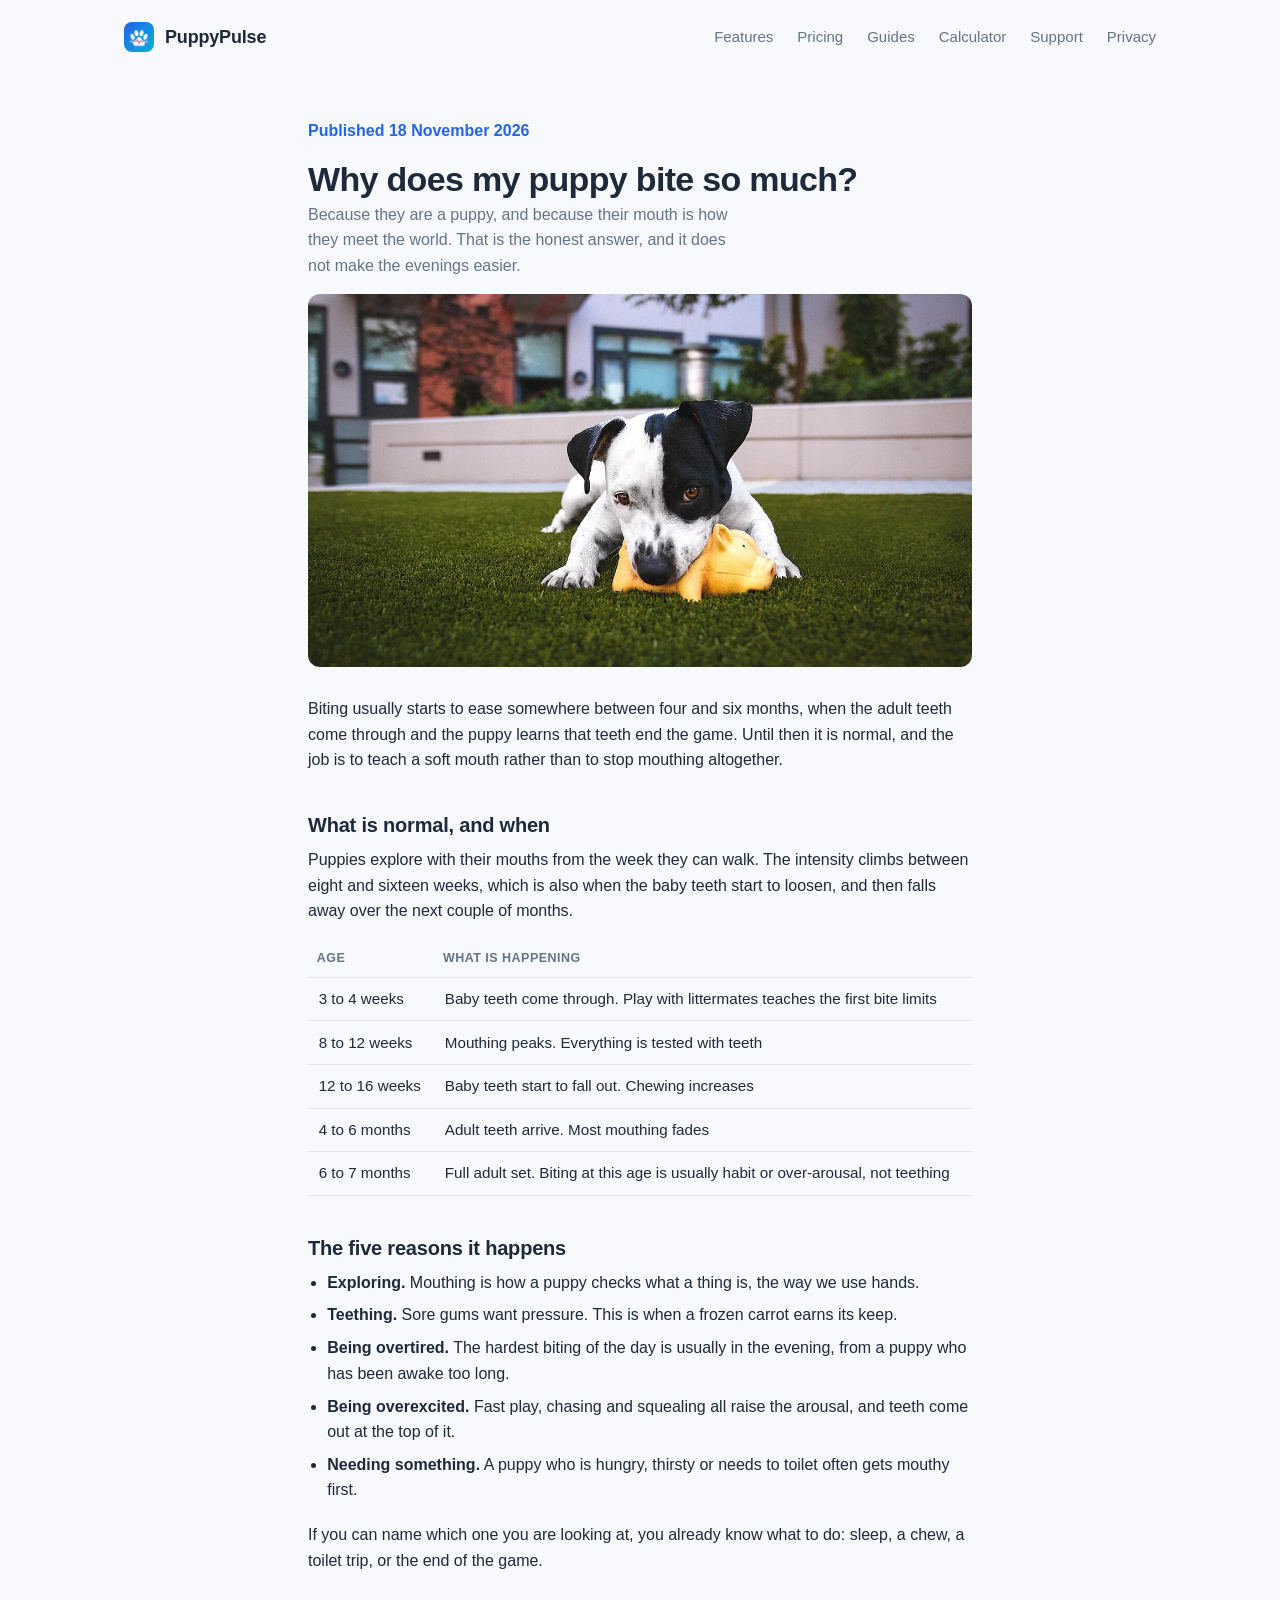
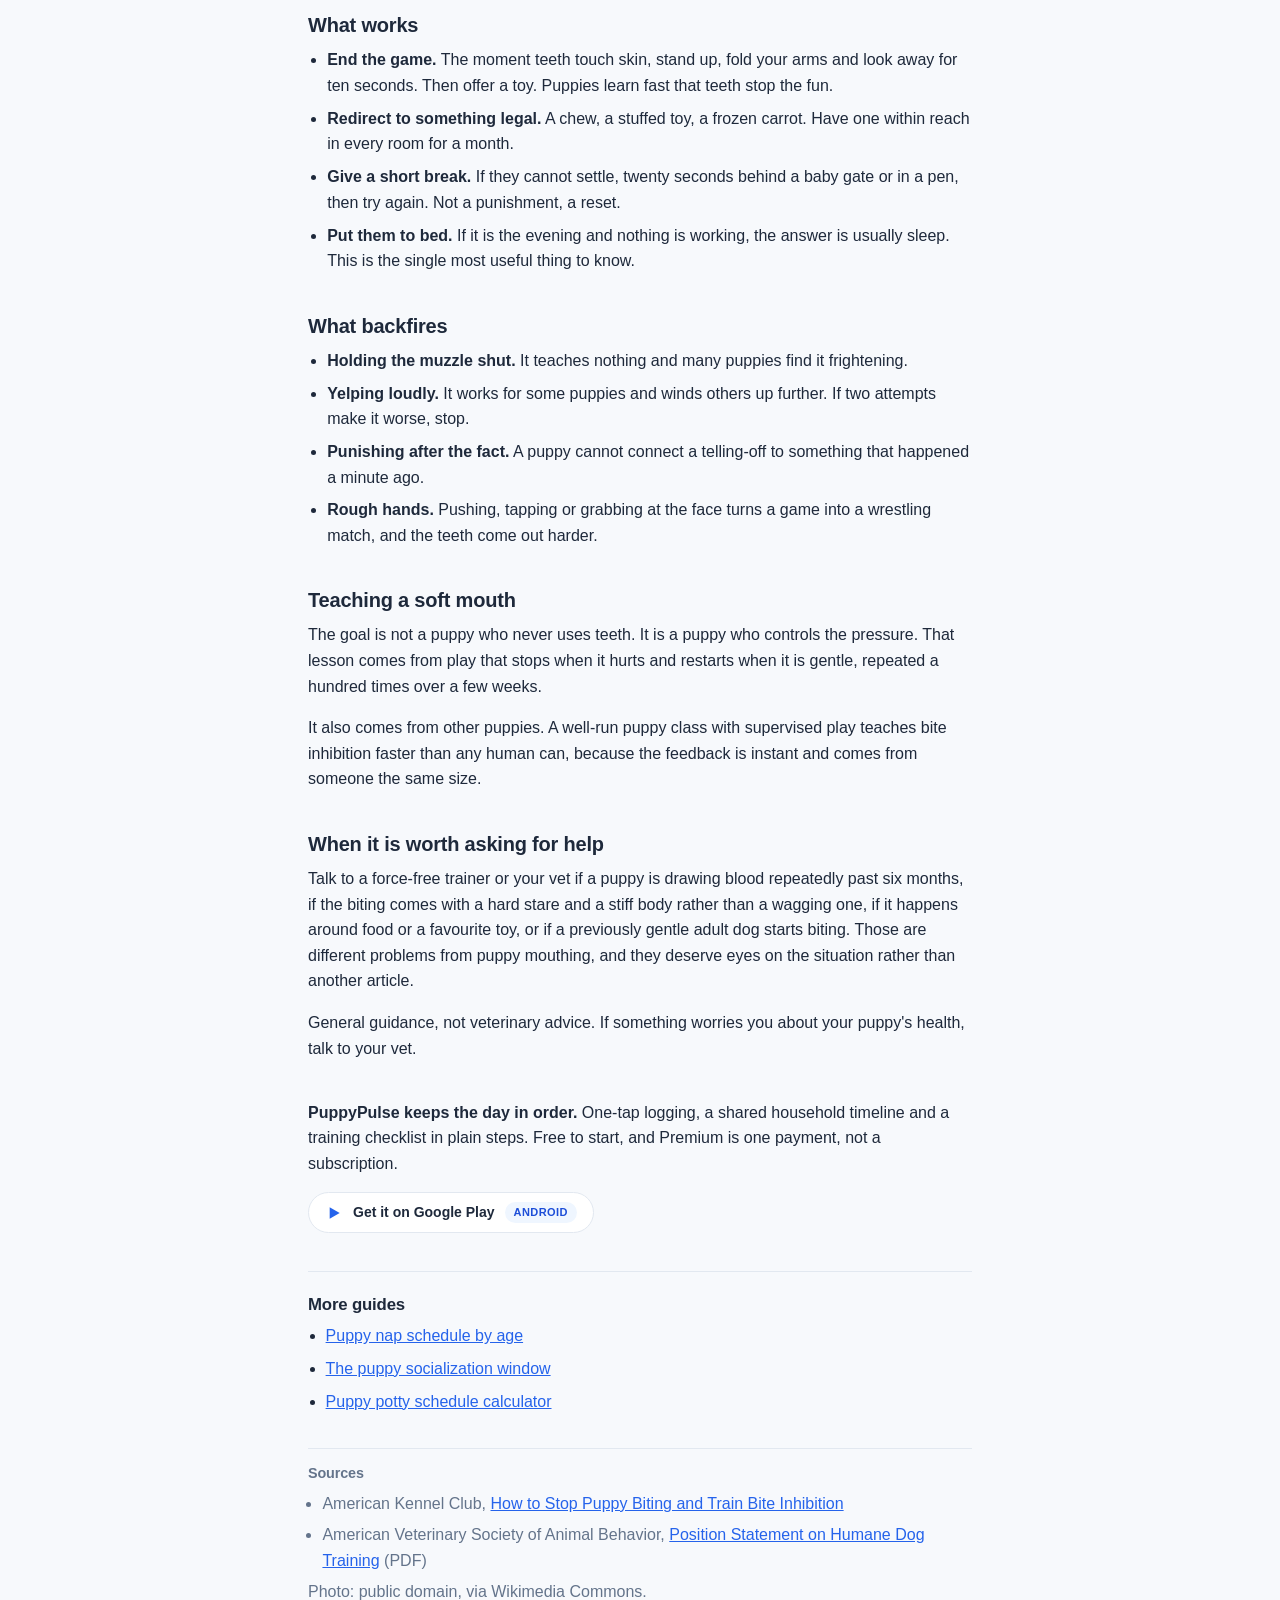
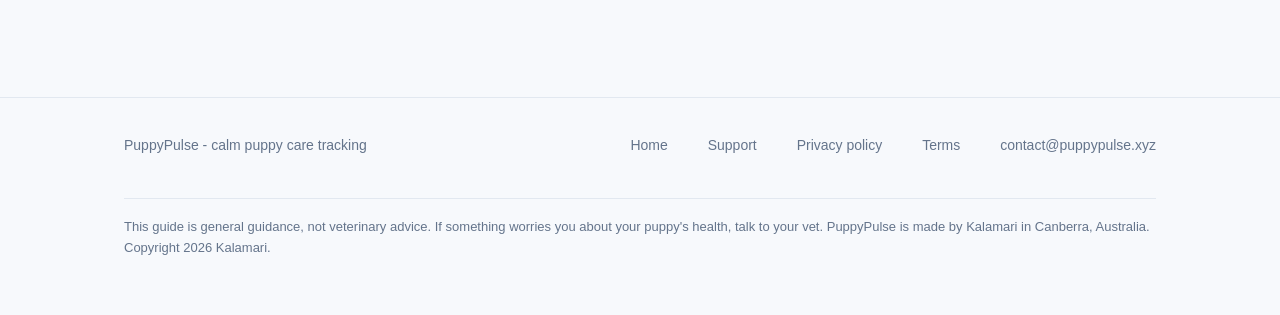
<file: puppy-biting/index.html>
<!DOCTYPE html>
<html lang="en">
<head>
  <meta charset="utf-8">
  <meta name="viewport" content="width=device-width, initial-scale=1">
  <title>Why does my puppy bite so much? What works | PuppyPulse</title>
  <meta name="description" content="Puppy biting peaks between eight and sixteen weeks. The reasons behind it, the four things that work, the things that make it worse, and when it stops.">
  <meta name="theme-color" content="#2563EB">
  <meta name="theme-color" media="(prefers-color-scheme: dark)" content="#0F172A">
  <link rel="canonical" href="https://puppypulse.xyz/puppy-biting/">
  <meta property="og:type" content="article">
  <meta property="og:site_name" content="PuppyPulse">
  <meta property="og:url" content="https://puppypulse.xyz/puppy-biting/">
  <meta property="og:title" content="Why does my puppy bite so much?">
  <meta property="og:description" content="It peaks between eight and sixteen weeks and fades as the adult teeth arrive. What works, what backfires, and when it is worth asking for help.">
  <meta property="og:image" content="https://puppypulse.xyz/assets/share-card.png">
  <meta property="og:image:width" content="1200">
  <meta property="og:image:height" content="630">
  <meta name="twitter:card" content="summary_large_image">
  <link rel="icon" type="image/png" sizes="32x32" href="../assets/favicon-32.png">
  <link rel="icon" type="image/png" sizes="512x512" href="../assets/icon-circle.png">
  <link rel="apple-touch-icon" href="../assets/apple-touch-icon.png">
  <link rel="stylesheet" href="../styles.css">
  <script type="application/ld+json">
  {
    "@context": "https://schema.org",
    "@type": "Article",
    "headline": "Why does my puppy bite so much?",
    "description": "Puppy biting peaks between eight and sixteen weeks. The reasons behind it, the four things that work, the things that make it worse, and when it stops.",
    "datePublished": "2026-11-18",
    "dateModified": "2026-11-18",
    "author": { "@type": "Organization", "name": "PuppyPulse" },
    "publisher": {
      "@type": "Organization",
      "name": "Kalamari",
      "logo": { "@type": "ImageObject", "url": "https://puppypulse.xyz/assets/icon-512.png" }
    },
    "mainEntityOfPage": "https://puppypulse.xyz/puppy-biting/",
    "image": "https://puppypulse.xyz/assets/guide-biting.webp"
  }
  </script>
</head>
<body>
<a class="skip" href="#main">Skip to content</a>

<header class="site">
  <div class="wrap">
    <a class="brand" href="../">
      <img src="../assets/icon-512.png" alt="">
      <span>PuppyPulse</span>
    </a>
    <nav>
      <a href="../#features">Features</a>
      <a href="../#pricing">Pricing</a>
      <a href="../guides/">Guides</a>
      <a href="../puppy-potty-schedule/">Calculator</a>
      <a href="../support/">Support</a>
      <a href="../privacy/">Privacy</a>
    </nav>
  </div>
</header>

<main id="main">
  <section class="article">
    <div class="wrap">
      <p class="meta">Published 18 November 2026</p>
      <h1>Why does my puppy bite so much?</h1>
      <p class="lede">Because they are a puppy, and because their mouth is how they meet the world. That is the honest answer, and it does not make the evenings easier.</p>

      <figure>
        <img src="../assets/guide-biting.webp" width="1200" height="675" alt="A black and white puppy lying on grass with a soft toy in its mouth" loading="lazy">
      </figure>

      <p>Biting usually starts to ease somewhere between four and six months, when the adult teeth come through and the puppy learns that teeth end the game. Until then it is normal, and the job is to teach a soft mouth rather than to stop mouthing altogether.</p>

      <h2>What is normal, and when</h2>

      <p>Puppies explore with their mouths from the week they can walk. The intensity climbs between eight and sixteen weeks, which is also when the baby teeth start to loosen, and then falls away over the next couple of months.</p>

      <table>
        <thead>
          <tr><th>Age</th><th>What is happening</th></tr>
        </thead>
        <tbody>
          <tr><td>3 to 4 weeks</td><td>Baby teeth come through. Play with littermates teaches the first bite limits</td></tr>
          <tr><td>8 to 12 weeks</td><td>Mouthing peaks. Everything is tested with teeth</td></tr>
          <tr><td>12 to 16 weeks</td><td>Baby teeth start to fall out. Chewing increases</td></tr>
          <tr><td>4 to 6 months</td><td>Adult teeth arrive. Most mouthing fades</td></tr>
          <tr><td>6 to 7 months</td><td>Full adult set. Biting at this age is usually habit or over-arousal, not teething</td></tr>
        </tbody>
      </table>

      <h2>The five reasons it happens</h2>

      <ul>
        <li><strong>Exploring.</strong> Mouthing is how a puppy checks what a thing is, the way we use hands.</li>
        <li><strong>Teething.</strong> Sore gums want pressure. This is when a frozen carrot earns its keep.</li>
        <li><strong>Being overtired.</strong> The hardest biting of the day is usually in the evening, from a puppy who has been awake too long.</li>
        <li><strong>Being overexcited.</strong> Fast play, chasing and squealing all raise the arousal, and teeth come out at the top of it.</li>
        <li><strong>Needing something.</strong> A puppy who is hungry, thirsty or needs to toilet often gets mouthy first.</li>
      </ul>

      <p>If you can name which one you are looking at, you already know what to do: sleep, a chew, a toilet trip, or the end of the game.</p>

      <h2>What works</h2>

      <ul>
        <li><strong>End the game.</strong> The moment teeth touch skin, stand up, fold your arms and look away for ten seconds. Then offer a toy. Puppies learn fast that teeth stop the fun.</li>
        <li><strong>Redirect to something legal.</strong> A chew, a stuffed toy, a frozen carrot. Have one within reach in every room for a month.</li>
        <li><strong>Give a short break.</strong> If they cannot settle, twenty seconds behind a baby gate or in a pen, then try again. Not a punishment, a reset.</li>
        <li><strong>Put them to bed.</strong> If it is the evening and nothing is working, the answer is usually sleep. This is the single most useful thing to know.</li>
      </ul>

      <h2>What backfires</h2>

      <ul>
        <li><strong>Holding the muzzle shut.</strong> It teaches nothing and many puppies find it frightening.</li>
        <li><strong>Yelping loudly.</strong> It works for some puppies and winds others up further. If two attempts make it worse, stop.</li>
        <li><strong>Punishing after the fact.</strong> A puppy cannot connect a telling-off to something that happened a minute ago.</li>
        <li><strong>Rough hands.</strong> Pushing, tapping or grabbing at the face turns a game into a wrestling match, and the teeth come out harder.</li>
      </ul>

      <h2>Teaching a soft mouth</h2>

      <p>The goal is not a puppy who never uses teeth. It is a puppy who controls the pressure. That lesson comes from play that stops when it hurts and restarts when it is gentle, repeated a hundred times over a few weeks.</p>

      <p>It also comes from other puppies. A well-run puppy class with supervised play teaches bite inhibition faster than any human can, because the feedback is instant and comes from someone the same size.</p>

      <h2>When it is worth asking for help</h2>

      <p>Talk to a force-free trainer or your vet if a puppy is drawing blood repeatedly past six months, if the biting comes with a hard stare and a stiff body rather than a wagging one, if it happens around food or a favourite toy, or if a previously gentle adult dog starts biting. Those are different problems from puppy mouthing, and they deserve eyes on the situation rather than another article.</p>

      <p>General guidance, not veterinary advice. If something worries you about your puppy's health, talk to your vet.</p>

      <div class="card-cta">
        <p><strong>PuppyPulse keeps the day in order.</strong> One-tap logging, a shared household timeline and a training checklist in plain steps. Free to start, and Premium is one payment, not a subscription.</p>
        <a class="badge" href="https://play.google.com/store/apps/details?id=com.puppypulse.app">
          <svg viewBox="0 0 24 24" fill="#2563EB" aria-hidden="true">
            <path d="M4 3.5v17l15-8.5-15-8.5z"/>
          </svg>
          Get it on Google Play
          <span class="tag">Android</span>
        </a>
      </div>

      <div class="guides">
        <h2>More guides</h2>
        <ul>
          <li><a href="../puppy-nap-schedule/">Puppy nap schedule by age</a></li>
          <li><a href="../puppy-socialization-window/">The puppy socialization window</a></li>
          <li><a href="../puppy-potty-schedule/">Puppy potty schedule calculator</a></li>
        </ul>
      </div>

      <div class="sources">
        <h2>Sources</h2>
        <ul>
          <li>American Kennel Club, <a href="https://www.akc.org/expert-advice/training/stop-puppy-biting/">How to Stop Puppy Biting and Train Bite Inhibition</a></li>
          <li>American Veterinary Society of Animal Behavior, <a href="https://avsab.org/wp-content/uploads/2021/08/AVSAB-Humane-Dog-Training-Position-Statement-2021.pdf">Position Statement on Humane Dog Training</a> (PDF)</li>
        </ul>
        <p>Photo: public domain, via Wikimedia Commons.</p>
      </div>
    </div>
  </section>
</main>

<footer class="site">
  <div class="wrap">
    <span>PuppyPulse - calm puppy care tracking</span>
    <span class="links">
      <a href="../">Home</a> &nbsp;
      <a href="../support/">Support</a> &nbsp;
      <a href="../privacy/">Privacy policy</a> &nbsp;
      <a href="../terms/">Terms</a> &nbsp;
      <a href="mailto:contact@puppypulse.xyz">contact@puppypulse.xyz</a>
    </span>
    <div class="fine">
      This guide is general guidance, not veterinary advice. If something
      worries you about your puppy's health, talk to your vet. PuppyPulse is
      made by Kalamari in Canberra, Australia. Copyright 2026 Kalamari.
    </div>
  </div>
</footer>
<!-- Cloudflare Web Analytics --><script type="module" src="https://static.cloudflareinsights.com/beacon.min.js" data-cf-beacon="{&quot;token&quot;: &quot;f3de2c5c67ca4a0ca325ae2b84c37160&quot;}"></script><!-- End Cloudflare Web Analytics -->

</body>
</html>
</file>
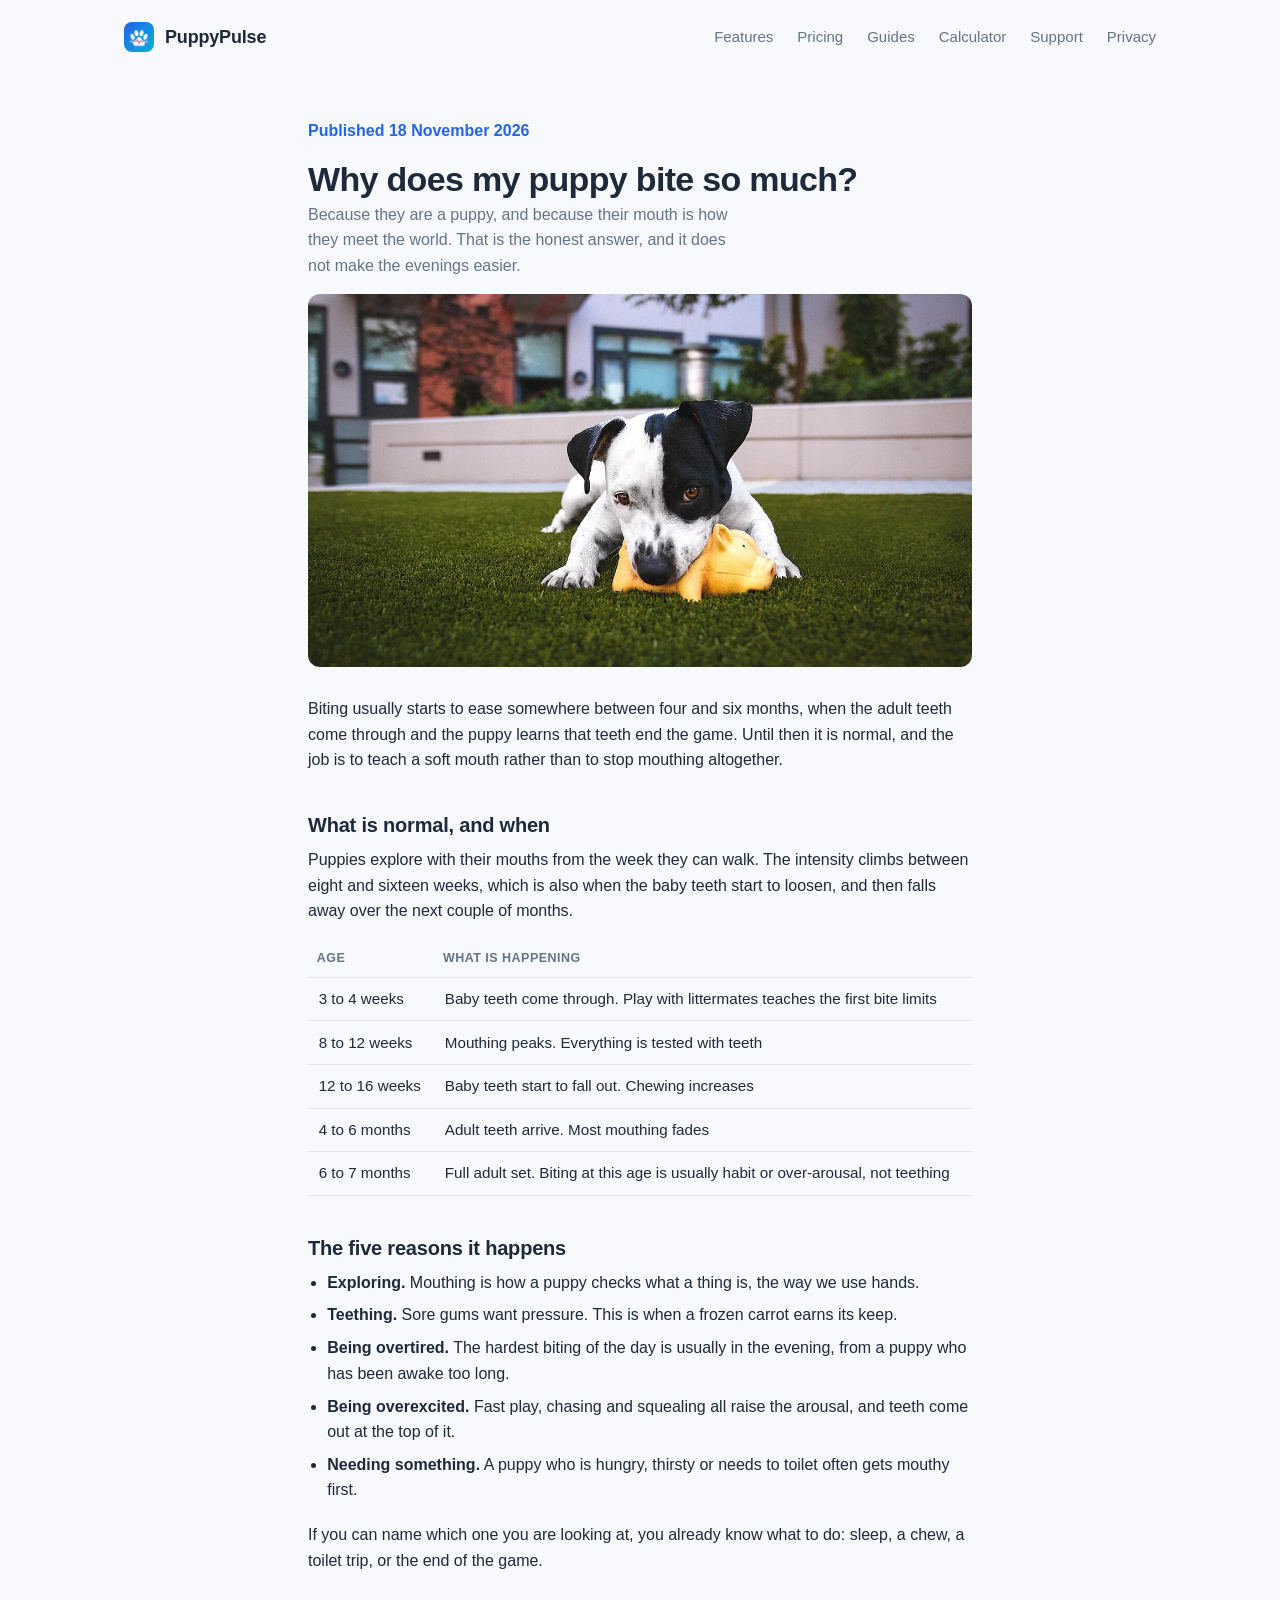
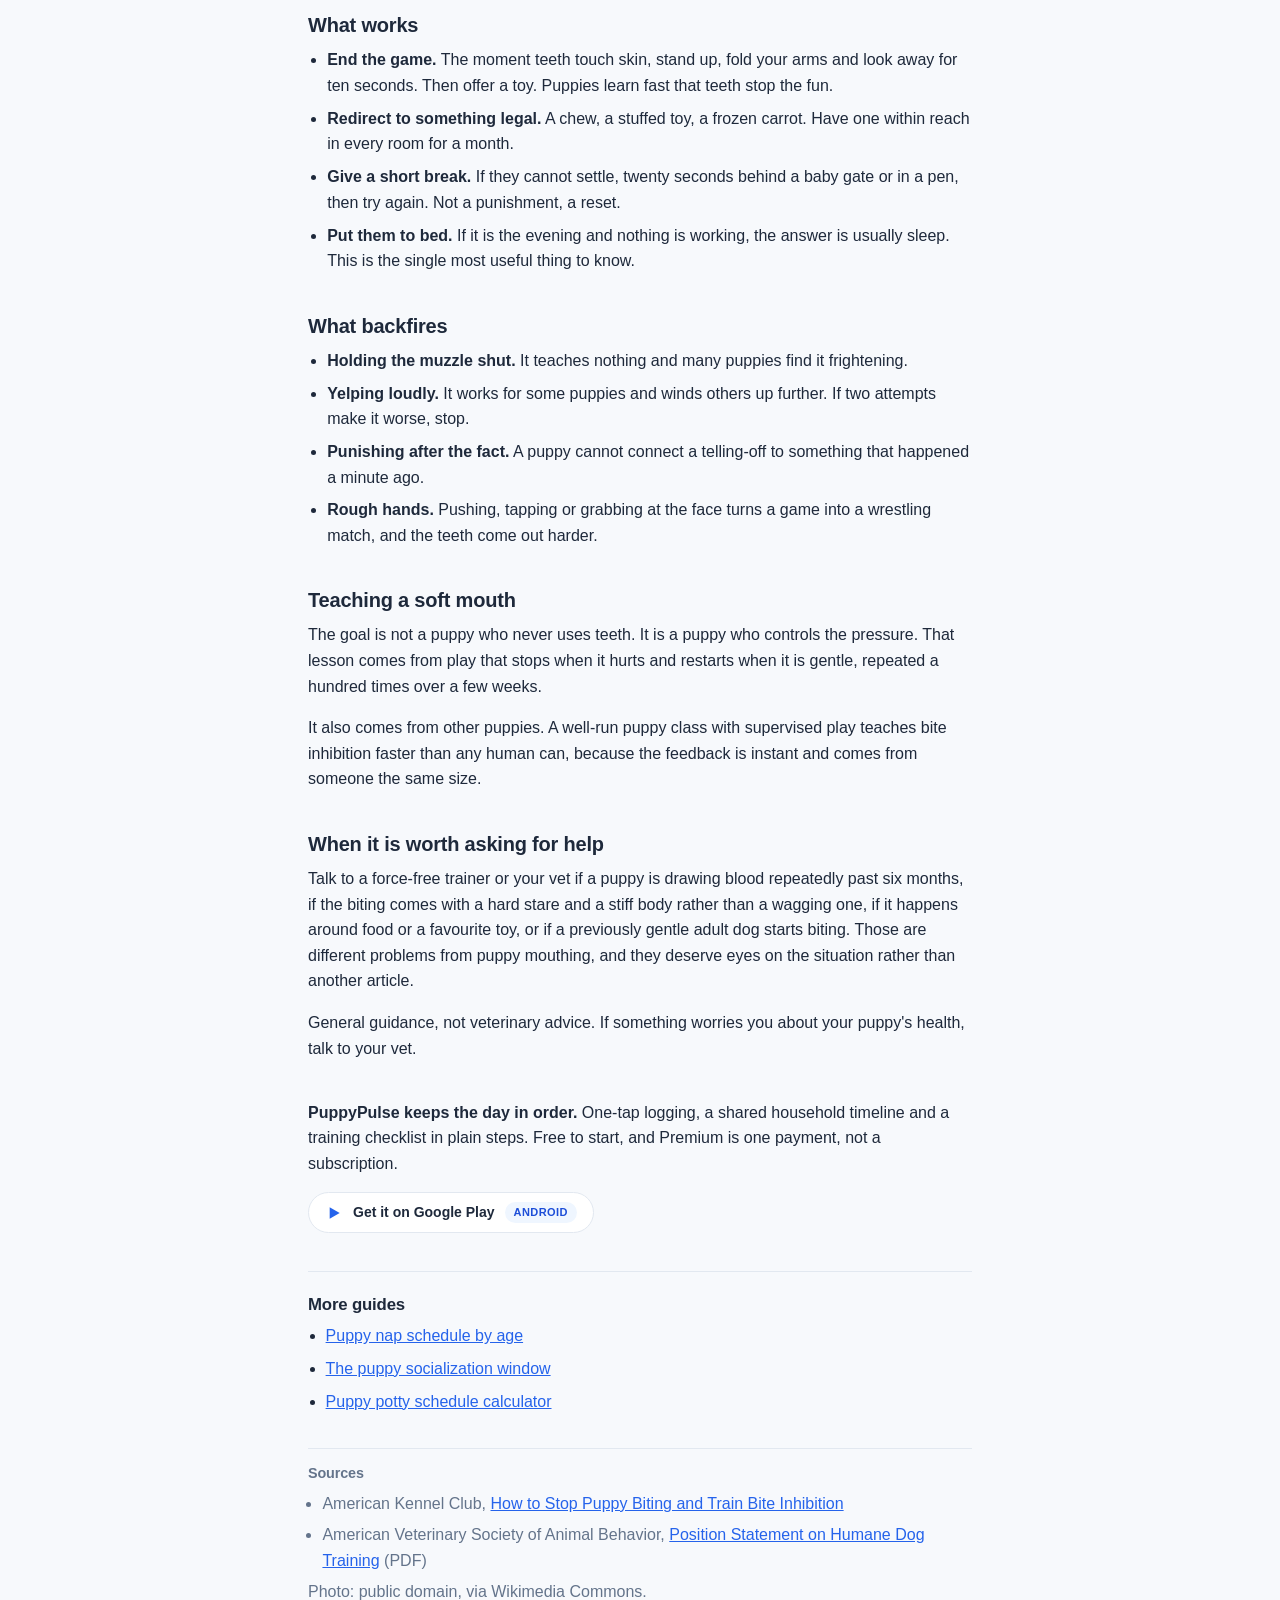
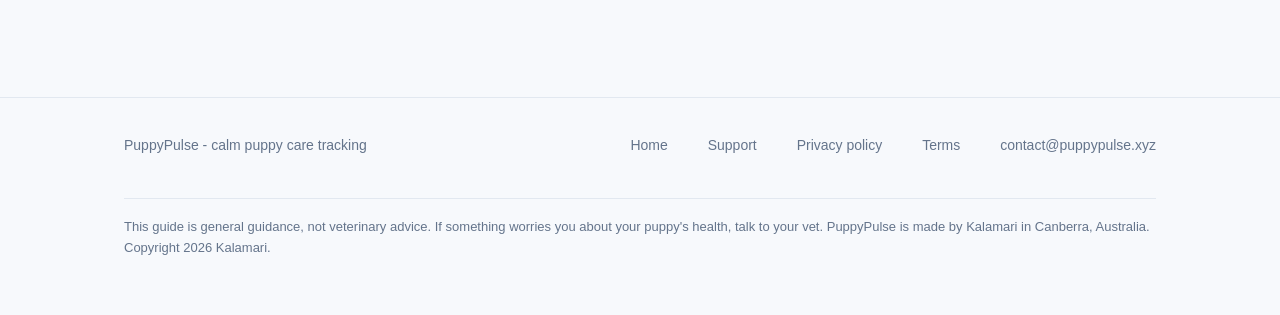
<file: puppy-bladder-capacity/index.html>
<!DOCTYPE html>
<html lang="en">
<head>
  <meta charset="utf-8">
  <meta name="viewport" content="width=device-width, initial-scale=1">
  <title>Moved: puppy biting | PuppyPulse</title>
  <link rel="canonical" href="https://puppypulse.xyz/puppy-biting/">
  <meta http-equiv="refresh" content="0; url=../puppy-biting/">
  <meta name="robots" content="noindex">
  <link rel="stylesheet" href="../styles.css">
</head>
<body>
<main id="main">
  <section class="article">
    <div class="wrap">
      <h1>That guide has moved</h1>
      <p>Puppy biting now has its own page: <a href="../puppy-biting/">why does my puppy bite so much?</a></p>
    </div>
  </section>
</main>
</body>
</html>
</file>
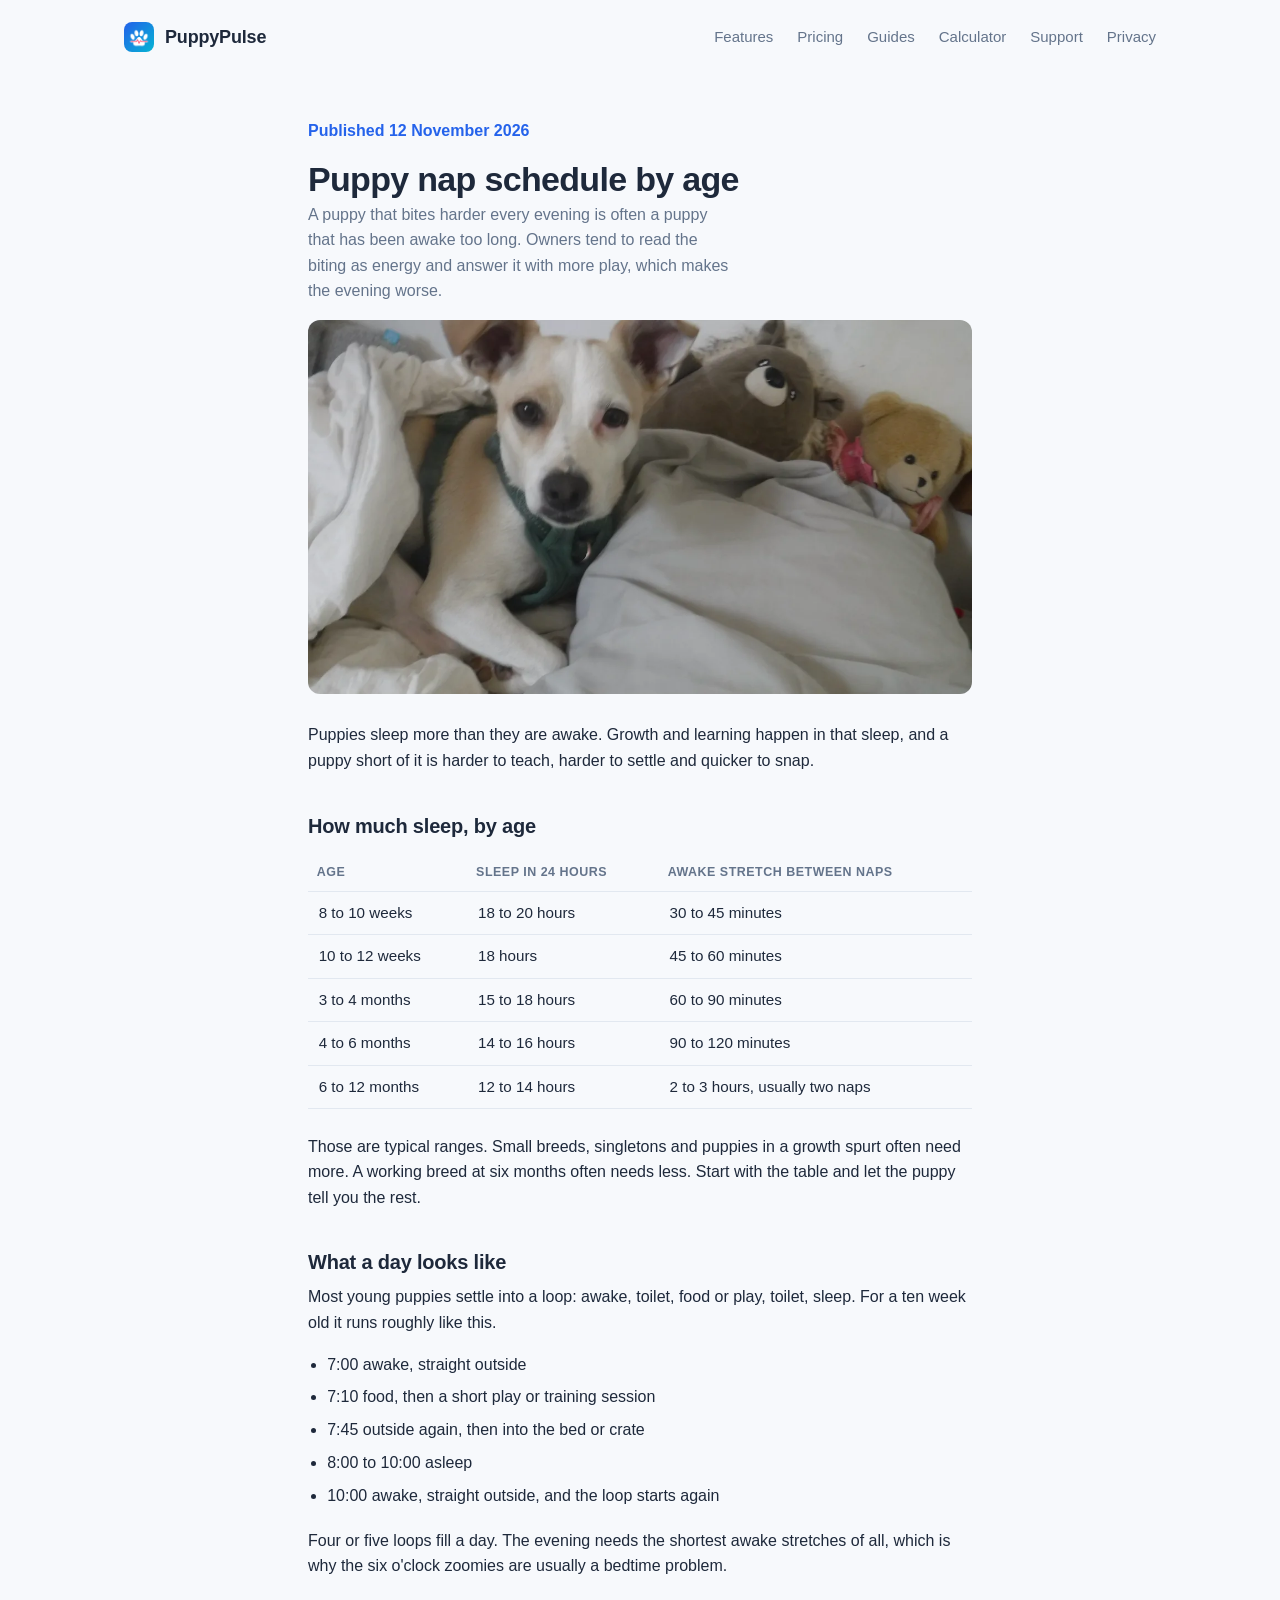
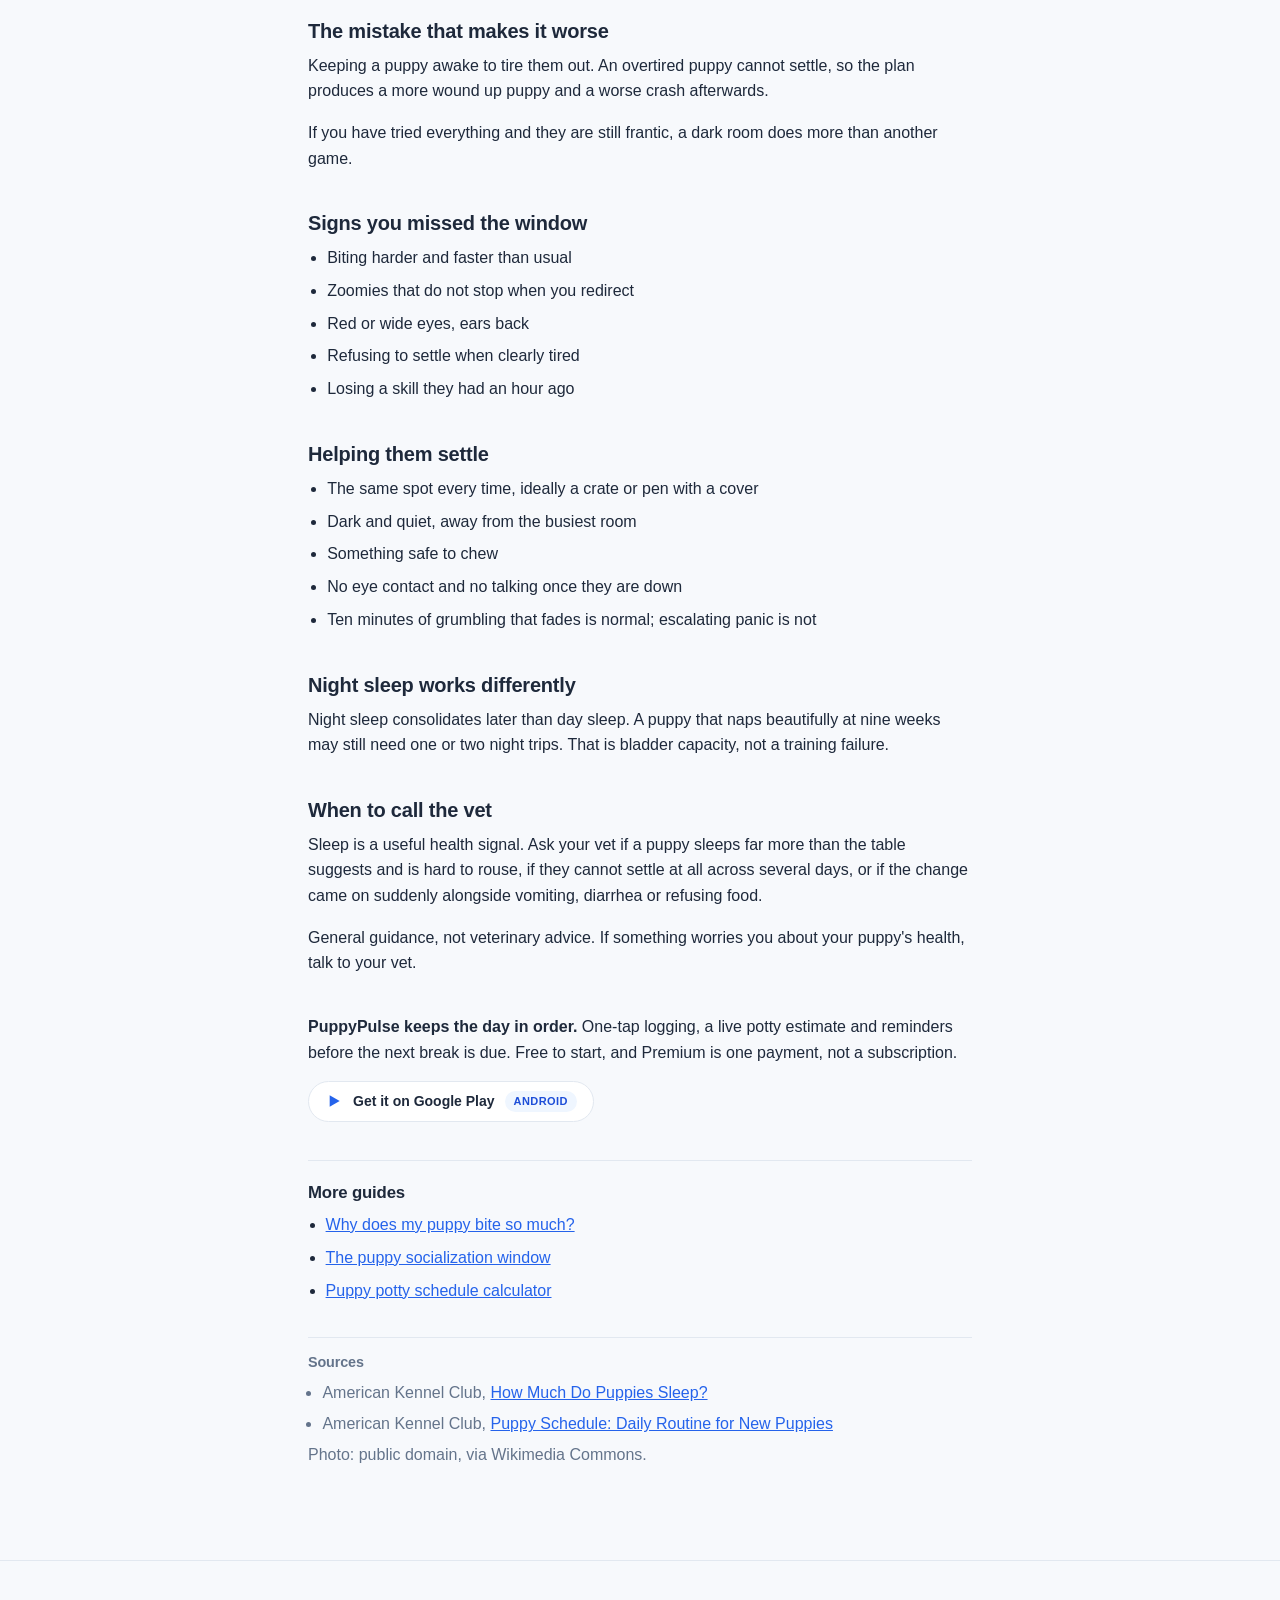
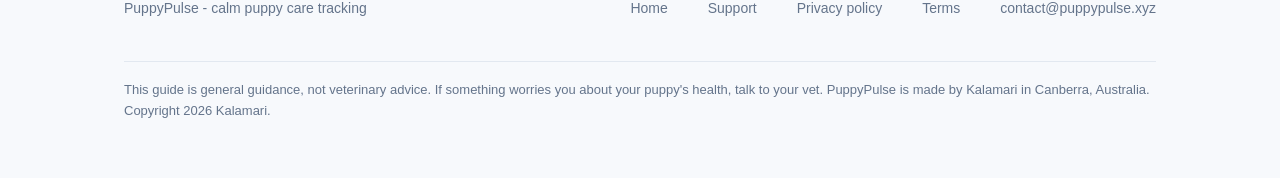
<file: puppy-nap-schedule/index.html>
<!DOCTYPE html>
<html lang="en">
<head>
  <meta charset="utf-8">
  <meta name="viewport" content="width=device-width, initial-scale=1">
  <title>Puppy nap schedule by age: how much sleep | PuppyPulse</title>
  <meta name="description" content="A nap schedule for puppies from 8 weeks to a year, with awake windows by age, the signs of an overtired puppy, and what to do when they will not settle.">
  <meta name="theme-color" content="#2563EB">
  <meta name="theme-color" media="(prefers-color-scheme: dark)" content="#0F172A">
  <link rel="canonical" href="https://puppypulse.xyz/puppy-nap-schedule/">
  <meta property="og:type" content="article">
  <meta property="og:site_name" content="PuppyPulse">
  <meta property="og:url" content="https://puppypulse.xyz/puppy-nap-schedule/">
  <meta property="og:title" content="Puppy nap schedule by age">
  <meta property="og:description" content="How much sleep a puppy needs at each age, how long they can stay awake, and the signs you missed the window.">
  <meta property="og:image" content="https://puppypulse.xyz/assets/share-card.png">
  <meta property="og:image:width" content="1200">
  <meta property="og:image:height" content="630">
  <meta name="twitter:card" content="summary_large_image">
  <link rel="icon" type="image/png" sizes="32x32" href="../assets/favicon-32.png">
  <link rel="icon" type="image/png" sizes="512x512" href="../assets/icon-circle.png">
  <link rel="apple-touch-icon" href="../assets/apple-touch-icon.png">
  <link rel="stylesheet" href="../styles.css">
  <script type="application/ld+json">
  {
    "@context": "https://schema.org",
    "@type": "Article",
    "headline": "Puppy nap schedule by age",
    "description": "A nap schedule for puppies from 8 weeks to a year, with awake windows by age, the signs of an overtired puppy, and what to do when they will not settle.",
    "datePublished": "2026-11-12",
    "dateModified": "2026-11-12",
    "author": { "@type": "Organization", "name": "PuppyPulse" },
    "publisher": {
      "@type": "Organization",
      "name": "Kalamari",
      "logo": { "@type": "ImageObject", "url": "https://puppypulse.xyz/assets/icon-512.png" }
    },
    "mainEntityOfPage": "https://puppypulse.xyz/puppy-nap-schedule/",
    "image": "https://puppypulse.xyz/assets/guide-nap.webp"
  }
  </script>
</head>
<body>
<a class="skip" href="#main">Skip to content</a>

<header class="site">
  <div class="wrap">
    <a class="brand" href="../">
      <img src="../assets/icon-512.png" alt="">
      <span>PuppyPulse</span>
    </a>
    <nav>
      <a href="../#features">Features</a>
      <a href="../#pricing">Pricing</a>
      <a href="../guides/">Guides</a>
      <a href="../puppy-potty-schedule/">Calculator</a>
      <a href="../support/">Support</a>
      <a href="../privacy/">Privacy</a>
    </nav>
  </div>
</header>

<main id="main">
  <section class="article">
    <div class="wrap">
      <p class="meta">Published 12 November 2026</p>
      <h1>Puppy nap schedule by age</h1>
      <p class="lede">A puppy that bites harder every evening is often a puppy that has been awake too long. Owners tend to read the biting as energy and answer it with more play, which makes the evening worse.</p>

      <figure>
        <img src="../assets/guide-nap.webp" width="1200" height="675" alt="A young puppy resting in a bed with two soft toys" loading="lazy">
      </figure>

      <p>Puppies sleep more than they are awake. Growth and learning happen in that sleep, and a puppy short of it is harder to teach, harder to settle and quicker to snap.</p>

      <h2>How much sleep, by age</h2>

      <table>
        <thead>
          <tr><th>Age</th><th>Sleep in 24 hours</th><th>Awake stretch between naps</th></tr>
        </thead>
        <tbody>
          <tr><td>8 to 10 weeks</td><td>18 to 20 hours</td><td>30 to 45 minutes</td></tr>
          <tr><td>10 to 12 weeks</td><td>18 hours</td><td>45 to 60 minutes</td></tr>
          <tr><td>3 to 4 months</td><td>15 to 18 hours</td><td>60 to 90 minutes</td></tr>
          <tr><td>4 to 6 months</td><td>14 to 16 hours</td><td>90 to 120 minutes</td></tr>
          <tr><td>6 to 12 months</td><td>12 to 14 hours</td><td>2 to 3 hours, usually two naps</td></tr>
        </tbody>
      </table>

      <p>Those are typical ranges. Small breeds, singletons and puppies in a growth spurt often need more. A working breed at six months often needs less. Start with the table and let the puppy tell you the rest.</p>

      <h2>What a day looks like</h2>

      <p>Most young puppies settle into a loop: awake, toilet, food or play, toilet, sleep. For a ten week old it runs roughly like this.</p>

      <ul>
        <li>7:00 awake, straight outside</li>
        <li>7:10 food, then a short play or training session</li>
        <li>7:45 outside again, then into the bed or crate</li>
        <li>8:00 to 10:00 asleep</li>
        <li>10:00 awake, straight outside, and the loop starts again</li>
      </ul>

      <p>Four or five loops fill a day. The evening needs the shortest awake stretches of all, which is why the six o'clock zoomies are usually a bedtime problem.</p>

      <h2>The mistake that makes it worse</h2>

      <p>Keeping a puppy awake to tire them out. An overtired puppy cannot settle, so the plan produces a more wound up puppy and a worse crash afterwards.</p>

      <p>If you have tried everything and they are still frantic, a dark room does more than another game.</p>

      <h2>Signs you missed the window</h2>

      <ul>
        <li>Biting harder and faster than usual</li>
        <li>Zoomies that do not stop when you redirect</li>
        <li>Red or wide eyes, ears back</li>
        <li>Refusing to settle when clearly tired</li>
        <li>Losing a skill they had an hour ago</li>
      </ul>

      <h2>Helping them settle</h2>

      <ul>
        <li>The same spot every time, ideally a crate or pen with a cover</li>
        <li>Dark and quiet, away from the busiest room</li>
        <li>Something safe to chew</li>
        <li>No eye contact and no talking once they are down</li>
        <li>Ten minutes of grumbling that fades is normal; escalating panic is not</li>
      </ul>

      <h2>Night sleep works differently</h2>

      <p>Night sleep consolidates later than day sleep. A puppy that naps beautifully at nine weeks may still need one or two night trips. That is bladder capacity, not a training failure.</p>

      <h2>When to call the vet</h2>

      <p>Sleep is a useful health signal. Ask your vet if a puppy sleeps far more than the table suggests and is hard to rouse, if they cannot settle at all across several days, or if the change came on suddenly alongside vomiting, diarrhea or refusing food.</p>

      <p>General guidance, not veterinary advice. If something worries you about your puppy's health, talk to your vet.</p>

      <div class="card-cta">
        <p><strong>PuppyPulse keeps the day in order.</strong> One-tap logging, a live potty estimate and reminders before the next break is due. Free to start, and Premium is one payment, not a subscription.</p>
        <a class="badge" href="https://play.google.com/store/apps/details?id=com.puppypulse.app">
          <svg viewBox="0 0 24 24" fill="#2563EB" aria-hidden="true">
            <path d="M4 3.5v17l15-8.5-15-8.5z"/>
          </svg>
          Get it on Google Play
          <span class="tag">Android</span>
        </a>
      </div>

      <div class="guides">
        <h2>More guides</h2>
        <ul>
          <li><a href="../puppy-biting/">Why does my puppy bite so much?</a></li>
          <li><a href="../puppy-socialization-window/">The puppy socialization window</a></li>
          <li><a href="../puppy-potty-schedule/">Puppy potty schedule calculator</a></li>
        </ul>
      </div>

      <div class="sources">
        <h2>Sources</h2>
        <ul>
          <li>American Kennel Club, <a href="https://www.akc.org/expert-advice/health/how-much-do-puppies-sleep/">How Much Do Puppies Sleep?</a></li>
          <li>American Kennel Club, <a href="https://www.akc.org/expert-advice/training/setting-schedules-and-developing-a-routine-for-your-new-puppy">Puppy Schedule: Daily Routine for New Puppies</a></li>
        </ul>
        <p>Photo: public domain, via Wikimedia Commons.</p>
      </div>
    </div>
  </section>
</main>

<footer class="site">
  <div class="wrap">
    <span>PuppyPulse - calm puppy care tracking</span>
    <span class="links">
      <a href="../">Home</a> &nbsp;
      <a href="../support/">Support</a> &nbsp;
      <a href="../privacy/">Privacy policy</a> &nbsp;
      <a href="../terms/">Terms</a> &nbsp;
      <a href="mailto:contact@puppypulse.xyz">contact@puppypulse.xyz</a>
    </span>
    <div class="fine">
      This guide is general guidance, not veterinary advice. If something
      worries you about your puppy's health, talk to your vet. PuppyPulse is
      made by Kalamari in Canberra, Australia. Copyright 2026 Kalamari.
    </div>
  </div>
</footer>
<!-- Cloudflare Web Analytics --><script type="module" src="https://static.cloudflareinsights.com/beacon.min.js" data-cf-beacon="{&quot;token&quot;: &quot;f3de2c5c67ca4a0ca325ae2b84c37160&quot;}"></script><!-- End Cloudflare Web Analytics -->

</body>
</html>
</file>
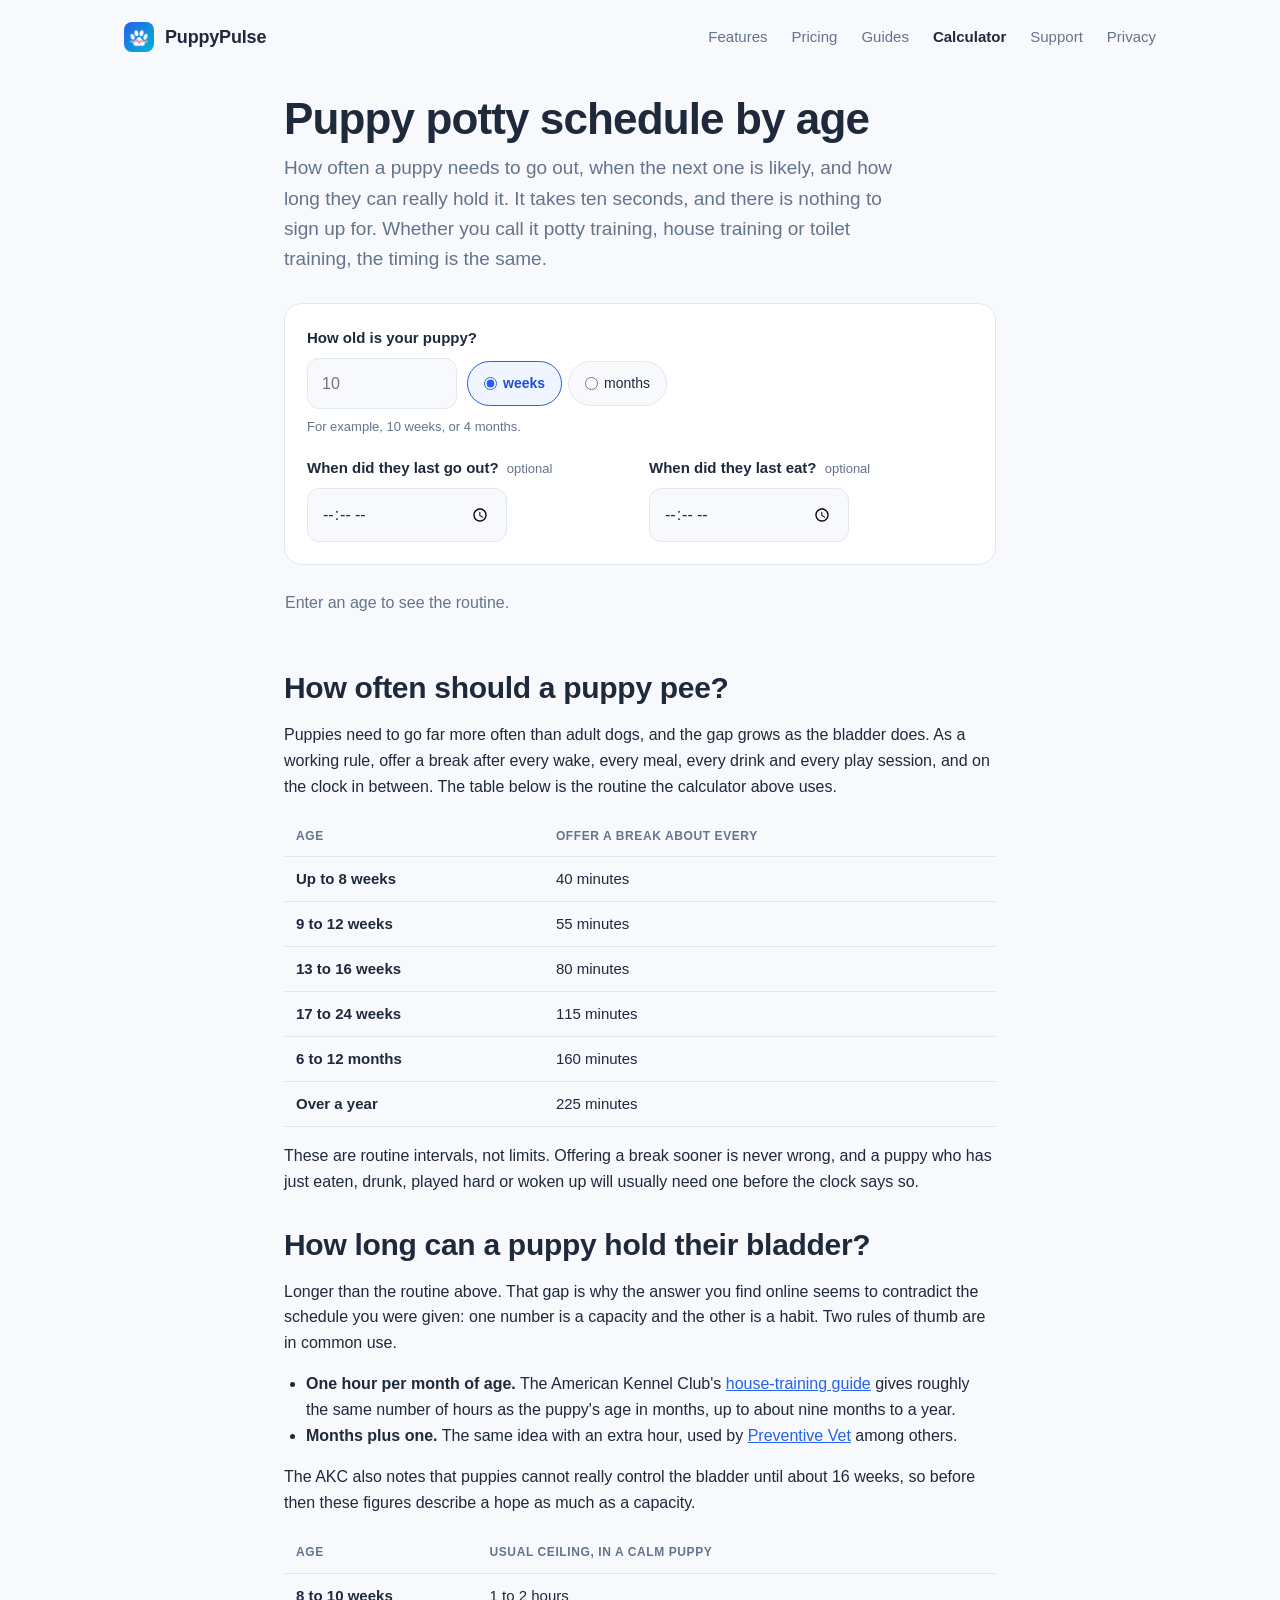
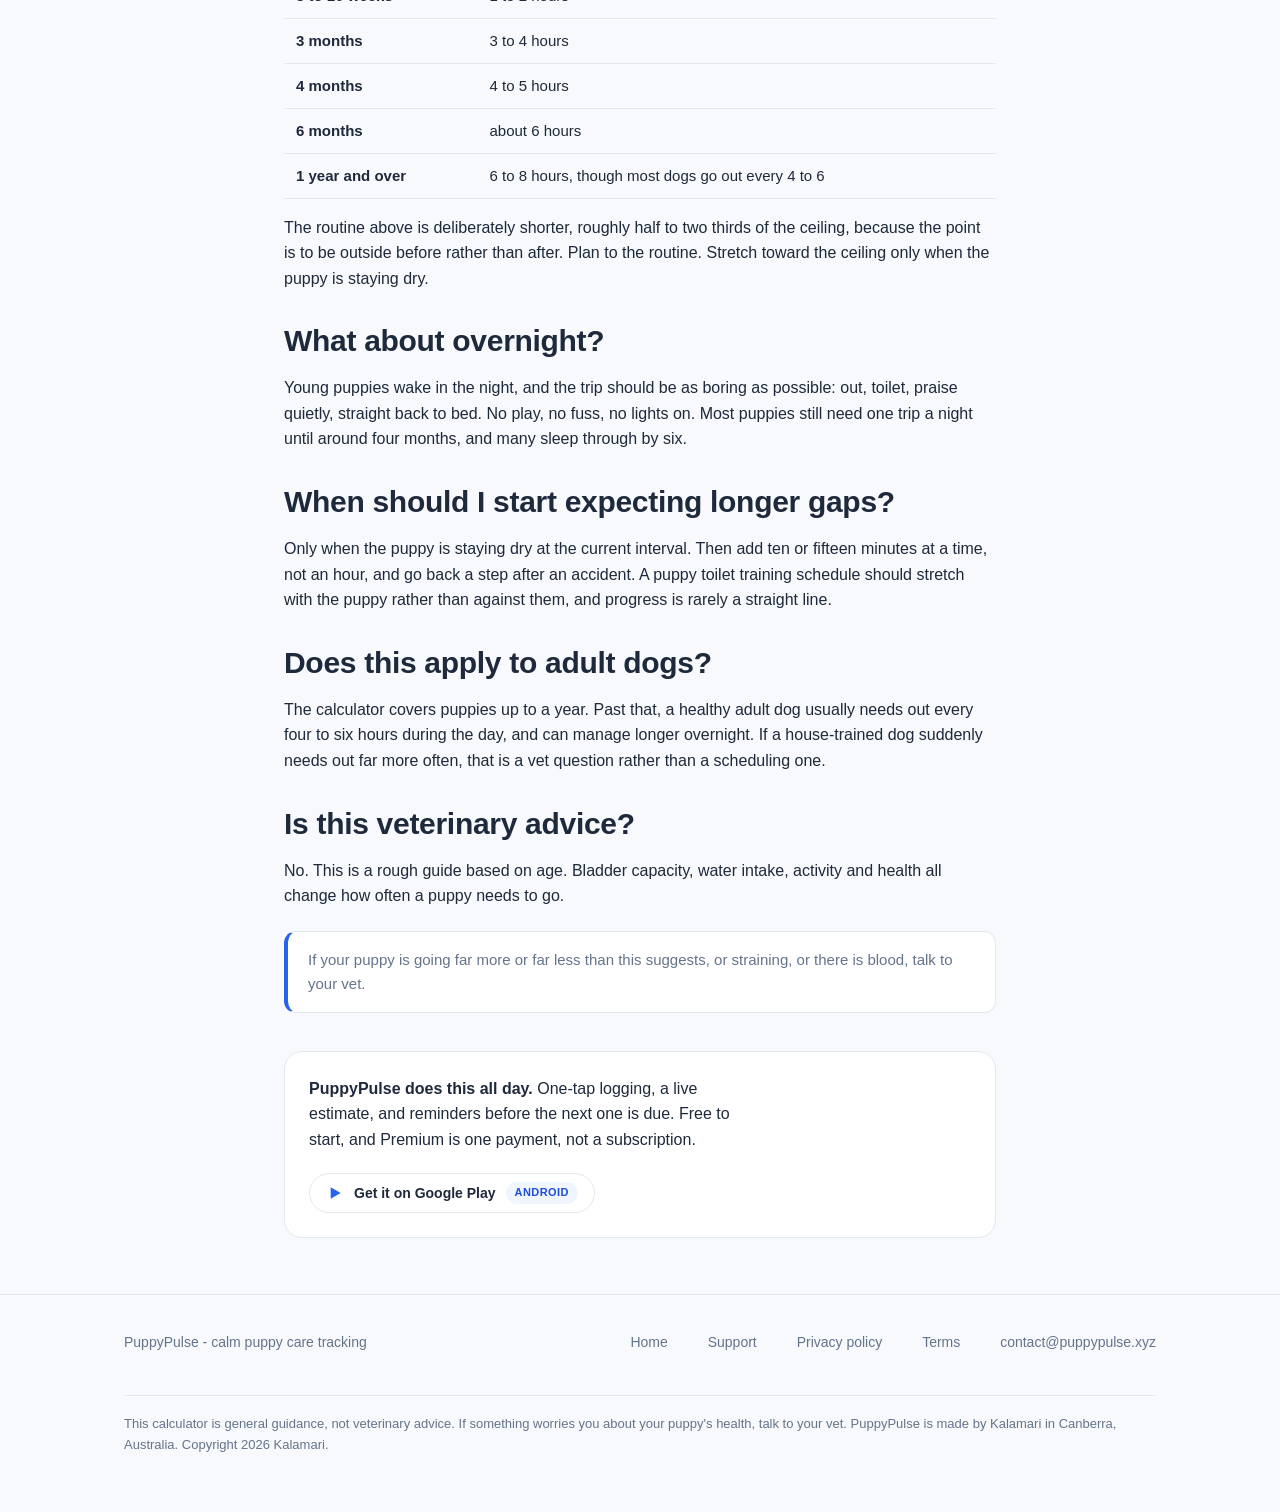
<file: puppy-potty-schedule/index.html>
<!DOCTYPE html>
<html lang="en">
<head>
  <meta charset="utf-8">
  <meta name="viewport" content="width=device-width, initial-scale=1">
  <title>Puppy Potty Schedule by Age (Calculator) | PuppyPulse</title>
  <meta name="description" content="Work out how often your puppy needs a potty break at their age, when the next one is likely, and how long a puppy can really hold it.">
  <meta name="theme-color" content="#2563EB">
  <meta name="theme-color" media="(prefers-color-scheme: dark)" content="#0F172A">
  <link rel="canonical" href="https://puppypulse.xyz/puppy-potty-schedule/">
  <meta property="og:type" content="website">
  <meta property="og:site_name" content="PuppyPulse">
  <meta property="og:url" content="https://puppypulse.xyz/puppy-potty-schedule/">
  <meta property="og:title" content="Puppy potty schedule by age">
  <meta property="og:description" content="How often a puppy needs a potty break at their age, and when the next one is likely.">
  <meta property="og:image" content="https://puppypulse.xyz/assets/share-card.png">
  <meta property="og:image:width" content="1200">
  <meta property="og:image:height" content="630">
  <meta name="twitter:card" content="summary_large_image">
  <link rel="icon" type="image/png" sizes="32x32" href="../assets/favicon-32.png">
  <link rel="icon" type="image/png" sizes="512x512" href="../assets/icon-circle.png">
  <link rel="apple-touch-icon" href="../assets/apple-touch-icon.png">
  <link rel="stylesheet" href="../styles.css">
  <style>
    .sr-only {
      position: absolute;
      width: 1px;
      height: 1px;
      padding: 0;
      margin: -1px;
      overflow: hidden;
      clip: rect(0, 0, 0, 0);
      white-space: nowrap;
      border: 0;
    }

    .calc-intro {
      padding: 20px 0 28px;
    }

    .calc-intro .wrap {
      max-width: 760px;
    }

    .calc-intro h1 {
      margin: 0 0 10px;
    }

    .calc-intro .lede {
      margin: 0;
      max-width: 620px;
    }

    .calc-panel {
      padding: 0 0 8px;
    }

    .calc-panel .wrap {
      max-width: 760px;
      display: grid;
      gap: 18px;
    }

    .calc-form {
      background: var(--white);
      border: 1px solid var(--line);
      border-radius: 18px;
      padding: 22px;
      display: grid;
      gap: 18px;
      grid-template-columns: 1fr 1fr;
    }

    .calc-form .field-wide {
      grid-column: 1 / -1;
    }

    .calc-form label {
      display: block;
      font-weight: 600;
      font-size: 15px;
      margin-bottom: 8px;
    }

    .calc-form .opt {
      font-weight: 500;
      color: var(--muted);
      font-size: 13px;
      margin-left: 4px;
    }

    .calc-row {
      display: flex;
      gap: 10px;
      align-items: stretch;
      flex-wrap: wrap;
    }

    .calc-form input[type="number"],
    .calc-form input[type="time"] {
      font: inherit;
      color: var(--ink);
      background: var(--canvas);
      border: 1px solid var(--line);
      border-radius: 12px;
      padding: 12px 14px;
      width: 100%;
      min-width: 0;
    }

    .calc-form input[type="number"] {
      max-width: 150px;
    }

    .calc-form input[type="time"] {
      max-width: 200px;
    }

    .calc-form input:focus-visible {
      outline: 3px solid var(--blue);
      outline-offset: 2px;
      border-radius: 12px;
    }

    .unit {
      border: 0;
      margin: 0;
      padding: 0;
      display: flex;
      gap: 6px;
      align-items: center;
    }

    .unit label {
      margin: 0;
      font-weight: 500;
      font-size: 14px;
      color: var(--ink);
      background: var(--canvas);
      border: 1px solid var(--line);
      border-radius: 999px;
      padding: 10px 16px;
      cursor: pointer;
      display: flex;
      align-items: center;
      gap: 6px;
    }

    .unit input {
      accent-color: var(--blue);
      margin: 0;
    }

    .unit label:has(input:checked) {
      border-color: var(--blue);
      background: var(--blue-soft);
      color: var(--blue-dark);
      font-weight: 700;
    }

    .hint {
      margin: 8px 0 0;
      font-size: 13px;
      color: var(--muted);
    }

    .result {
      background: var(--blue-soft);
      border: 1px solid transparent;
      border-radius: 18px;
      padding: 24px;
      min-height: 240px;
    }

    .result-eyebrow {
      margin: 0 0 6px;
      font-size: 13px;
      font-weight: 700;
      letter-spacing: 0.06em;
      text-transform: uppercase;
      color: var(--blue-dark);
    }

    .result-lead {
      margin: 0 0 18px;
      font-size: 22px;
      line-height: 1.35;
      font-weight: 600;
      color: var(--ink);
    }

    .result-lead strong {
      color: var(--blue);
      font-weight: 700;
    }

    .result-list {
      list-style: none;
      margin: 0;
      padding: 0;
      display: grid;
      gap: 10px;
    }

    .result-list li {
      display: grid;
      grid-template-columns: 130px 1fr;
      gap: 12px;
      font-size: 15px;
      color: var(--ink);
      border-top: 1px solid rgba(37, 99, 235, 0.12);
      padding-top: 10px;
    }

    .result-list li:first-child {
      border-top: 0;
      padding-top: 0;
    }

    .result-list .k {
      color: var(--muted);
      font-weight: 600;
    }

    .result-empty {
      margin: 0;
      font-size: 16px;
      color: var(--muted);
    }

    .result.is-empty {
      background: transparent;
      border-color: transparent;
      padding: 6px 0;
      min-height: 0;
    }

    .calc-section {
      padding: 40px 0 8px;
    }

    .calc-section .wrap {
      max-width: 760px;
    }

    .calc-section h2 {
      margin: 32px 0 8px;
    }

    .calc-section h2:first-child {
      margin-top: 0;
    }

    .calc-section p,
    .calc-section li {
      font-size: 16px;
      color: var(--ink);
    }

    .calc-section ul {
      padding-left: 22px;
    }

    .calc-table {
      width: 100%;
      border-collapse: collapse;
      margin: 18px 0 10px;
      font-size: 15px;
    }

    .calc-table th,
    .calc-table td {
      text-align: left;
      padding: 10px 12px;
      border-bottom: 1px solid var(--line);
      vertical-align: top;
    }

    .calc-table th {
      font-size: 12px;
      letter-spacing: 0.05em;
      text-transform: uppercase;
      color: var(--muted);
      font-weight: 700;
    }

    .calc-table td:first-child {
      font-weight: 600;
      white-space: nowrap;
    }

    .calc-note {
      background: var(--white);
      border: 1px solid var(--line);
      border-left: 4px solid var(--blue);
      border-radius: 12px;
      padding: 16px 20px;
      margin: 22px 0;
    }

    .calc-note p {
      margin: 0;
      font-size: 15px;
      color: var(--muted);
    }

    .calc-cta {
      padding: 8px 0 56px;
    }

    .calc-cta .wrap {
      max-width: 760px;
    }

    .calc-cta .card-cta {
      background: var(--white);
      border: 1px solid var(--line);
      border-radius: 18px;
      padding: 24px;
      display: flex;
      gap: 20px;
      align-items: center;
      flex-wrap: wrap;
      justify-content: space-between;
    }

    .calc-cta p {
      margin: 0;
      font-size: 16px;
      max-width: 430px;
    }

    @media (max-width: 620px) {
      .calc-form {
        grid-template-columns: 1fr;
        padding: 18px;
      }

      .result {
        padding: 20px;
      }

      .result-list li {
        grid-template-columns: 1fr;
        gap: 2px;
      }

      .calc-cta .card-cta {
        padding: 20px;
      }
    }

    @media (prefers-color-scheme: dark) {
      .result-list li {
        border-top-color: rgba(96, 165, 250, 0.18);
      }

      .result {
        border-color: rgba(96, 165, 250, 0.18);
      }

      .result-lead strong {
        color: var(--blue);
      }
    }
  </style>
</head>
<body>

<a class="skip" href="#main">Skip to content</a>

<header class="site">
  <div class="wrap">
    <a class="brand" href="../">
      <img src="../assets/icon-512.png" alt="">
      <span>PuppyPulse</span>
    </a>
    <nav>
      <a href="../#features">Features</a>
      <a href="../#pricing">Pricing</a>
      <a href="../guides/">Guides</a>
      <a href="./" aria-current="page">Calculator</a>
      <a href="../support/">Support</a>
      <a href="../privacy/">Privacy</a>
    </nav>
  </div>
</header>

<main id="main">

  <section class="calc-intro">
    <div class="wrap">
      <h1>Puppy potty schedule by age</h1>
      <p class="lede">How often a puppy needs to go out, when the next one is
      likely, and how long they can really hold it. It takes ten seconds, and
      there is nothing to sign up for. Whether you call it potty training,
      house training or toilet training, the timing is the same.</p>
    </div>
  </section>

  <section class="calc-panel">
    <div class="wrap">
      <form class="calc-form" id="calc-form" novalidate>
        <div class="field-wide">
          <label for="age">How old is your puppy?</label>
          <div class="calc-row">
            <input id="age" name="age" type="number" inputmode="numeric"
              min="1" max="156" step="1" placeholder="10"
              autocomplete="off" aria-describedby="age-hint">
            <fieldset class="unit">
              <legend class="sr-only">Age in weeks or months</legend>
              <label><input type="radio" name="unit" value="weeks" checked> weeks</label>
              <label><input type="radio" name="unit" value="months"> months</label>
            </fieldset>
          </div>
          <p class="hint" id="age-hint">For example, 10 weeks, or 4 months.</p>
        </div>

        <div>
          <label for="last">When did they last go out? <span class="opt">optional</span></label>
          <input id="last" name="last" type="time">
        </div>

        <div>
          <label for="meal">When did they last eat? <span class="opt">optional</span></label>
          <input id="meal" name="meal" type="time">
        </div>
      </form>

      <div class="result" id="result" aria-live="polite">
        <noscript>
          <p class="result-empty">This calculator needs JavaScript switched on.
          The tables below answer the same questions.</p>
        </noscript>
      </div>
    </div>
  </section>

  <section class="calc-section">
    <div class="wrap">
      <h2>How often should a puppy pee?</h2>
      <p>Puppies need to go far more often than adult dogs, and the gap grows
      as the bladder does. As a working rule, offer a break after every wake,
      every meal, every drink and every play session, and on the clock in
      between. The table below is the routine the calculator above uses.</p>

      <table class="calc-table">
        <thead>
          <tr><th>Age</th><th>Offer a break about every</th></tr>
        </thead>
        <tbody>
          <tr><td>Up to 8 weeks</td><td>40 minutes</td></tr>
          <tr><td>9 to 12 weeks</td><td>55 minutes</td></tr>
          <tr><td>13 to 16 weeks</td><td>80 minutes</td></tr>
          <tr><td>17 to 24 weeks</td><td>115 minutes</td></tr>
          <tr><td>6 to 12 months</td><td>160 minutes</td></tr>
          <tr><td>Over a year</td><td>225 minutes</td></tr>
        </tbody>
      </table>

      <p>These are routine intervals, not limits. Offering a break sooner is
      never wrong, and a puppy who has just eaten, drunk, played hard or woken
      up will usually need one before the clock says so.</p>

      <h2>How long can a puppy hold their bladder?</h2>
      <p>Longer than the routine above. That gap is why the answer you find
      online seems to contradict the schedule you were given: one number is a
      capacity and the other is a habit. Two rules of thumb are in common use.</p>

      <ul>
        <li><strong>One hour per month of age.</strong> The American Kennel
        Club's <a href="https://www.akc.org/expert-advice/training/how-to-potty-train-a-puppy/">house-training guide</a>
        gives roughly the same number of hours as the puppy's age in months,
        up to about nine months to a year.</li>
        <li><strong>Months plus one.</strong> The same idea with an extra hour,
        used by <a href="https://www.preventivevet.com/dogs/how-to-potty-train-a-puppy">Preventive Vet</a>
        among others.</li>
      </ul>

      <p>The AKC also notes that puppies cannot really control the bladder
      until about 16 weeks, so before then these figures describe a hope as
      much as a capacity.</p>

      <table class="calc-table">
        <thead>
          <tr><th>Age</th><th>Usual ceiling, in a calm puppy</th></tr>
        </thead>
        <tbody>
          <tr><td>8 to 10 weeks</td><td>1 to 2 hours</td></tr>
          <tr><td>3 months</td><td>3 to 4 hours</td></tr>
          <tr><td>4 months</td><td>4 to 5 hours</td></tr>
          <tr><td>6 months</td><td>about 6 hours</td></tr>
          <tr><td>1 year and over</td><td>6 to 8 hours, though most dogs go out every 4 to 6</td></tr>
        </tbody>
      </table>

      <p>The routine above is deliberately shorter, roughly half to two thirds
      of the ceiling, because the point is to be outside before rather than
      after. Plan to the routine. Stretch toward the ceiling only when the
      puppy is staying dry.</p>

      <h2>What about overnight?</h2>
      <p>Young puppies wake in the night, and the trip should be as boring as
      possible: out, toilet, praise quietly, straight back to bed. No play, no
      fuss, no lights on. Most puppies still need one trip a night until around
      four months, and many sleep through by six.</p>

      <h2>When should I start expecting longer gaps?</h2>
      <p>Only when the puppy is staying dry at the current interval. Then add
      ten or fifteen minutes at a time, not an hour, and go back a step after
      an accident. A puppy toilet training schedule should stretch with the
      puppy rather than against them, and progress is rarely a straight line.</p>

      <h2>Does this apply to adult dogs?</h2>
      <p>The calculator covers puppies up to a year. Past that, a healthy adult
      dog usually needs out every four to six hours during the day, and can
      manage longer overnight. If a house-trained dog suddenly needs out far
      more often, that is a vet question rather than a scheduling one.</p>

      <h2>Is this veterinary advice?</h2>
      <p>No. This is a rough guide based on age. Bladder capacity, water
      intake, activity and health all change how often a puppy needs to go.</p>

      <div class="calc-note">
        <p>If your puppy is going far more or far less than this suggests, or
        straining, or there is blood, talk to your vet.</p>
      </div>
    </div>
  </section>

  <section class="calc-cta">
    <div class="wrap">
      <div class="card-cta">
        <p><strong>PuppyPulse does this all day.</strong> One-tap logging, a
        live estimate, and reminders before the next one is due. Free to start,
        and Premium is one payment, not a subscription.</p>
        <a class="badge" href="https://play.google.com/store/apps/details?id=com.puppypulse.app">
          <svg viewBox="0 0 24 24" fill="#2563EB" aria-hidden="true">
            <path d="M4 3.5v17l15-8.5-15-8.5z"/>
          </svg>
          Get it on Google Play
          <span class="tag">Android</span>
        </a>
      </div>
    </div>
  </section>

</main>

<footer class="site">
  <div class="wrap">
    <span>PuppyPulse - calm puppy care tracking</span>
    <span class="links">
      <a href="../">Home</a> &nbsp;
      <a href="../support/">Support</a> &nbsp;
      <a href="../privacy/">Privacy policy</a> &nbsp;
      <a href="../terms/">Terms</a> &nbsp;
      <a href="mailto:contact@puppypulse.xyz">contact@puppypulse.xyz</a>
    </span>
    <div class="fine">
      This calculator is general guidance, not veterinary advice. If something
      worries you about your puppy's health, talk to your vet. PuppyPulse is
      made by Kalamari in Canberra, Australia. Copyright 2026 Kalamari.
    </div>
  </div>
</footer>

<script>
(function () {
  "use strict";

  // Same rules as the app: app/lib/domain/guidance/potty_guidance.dart and
  // app/lib/domain/plan/day_plan.dart. Change them in one place, not two.
  var BANDS = [
    { max: 8, hold: 50 },
    { max: 12, hold: 75 },
    { max: 16, hold: 105 },
    { max: 24, hold: 150 },
    { max: 52, hold: 210 },
    { max: Infinity, hold: 300 }
  ];

  function holdFor(weeks) {
    for (var i = 0; i < BANDS.length; i++) {
      if (weeks <= BANDS[i].max) return BANDS[i].hold;
    }
    return 300;
  }

  // Three quarters of the hold, rounded to five minutes, kept in 30 to 240.
  function routineFor(weeks) {
    var interval = Math.round((holdFor(weeks) * 0.75) / 5) * 5;
    return Math.min(240, Math.max(30, interval));
  }

  function mealsFor(weeks) {
    if (weeks < 12) return 4;
    if (weeks < 24) return 3;
    return 2;
  }

  function capacityFor(weeks) {
    if (weeks < 12) return "1 to 2 hours";
    if (weeks < 17) return "3 to 4 hours";
    if (weeks < 24) return "4 to 5 hours";
    if (weeks < 52) return "about 6 hours";
    return "6 to 8 hours";
  }

  function overnightFor(weeks) {
    if (weeks < 12) return "Expect one or two wake-ups. Take them out when they stir.";
    if (weeks < 24) return "Most puppies still need one trip in the night.";
    return "Most sleep through. Take them out if they wake and ask.";
  }

  function pacingFor(minutes, hold) {
    var ratio = minutes / hold;
    if (ratio < 1 / 3) return "Nice and fresh";
    if (ratio < 0.75) return "Right on schedule";
    if (ratio <= 1) return "A potty break is coming up soon";
    if (ratio <= 1.5) return "The next one is likely close";
    return "Worth offering a break";
  }

  function minutesFromTime(value) {
    var parts = value.split(":");
    if (parts.length !== 2) return null;
    var h = parseInt(parts[0], 10);
    var m = parseInt(parts[1], 10);
    if (isNaN(h) || isNaN(m)) return null;
    return h * 60 + m;
  }

  function formatClock(date) {
    var h = date.getHours();
    var m = date.getMinutes();
    var suffix = h >= 12 ? "PM" : "AM";
    var hour12 = h % 12;
    if (hour12 === 0) hour12 = 12;
    return hour12 + ":" + (m < 10 ? "0" + m : m) + " " + suffix;
  }

  function isSameDay(a, b) {
    return a.getFullYear() === b.getFullYear() &&
      a.getMonth() === b.getMonth() &&
      a.getDate() === b.getDate();
  }

  function humanise(minutes) {
    if (minutes < 1) return "just now";
    if (minutes < 90) {
      return minutes + (minutes === 1 ? " minute ago" : " minutes ago");
    }
    var hours = Math.floor(minutes / 60);
    var rest = minutes % 60;
    if (hours < 24) {
      return rest === 0
        ? hours + (hours === 1 ? " hour ago" : " hours ago")
        : hours + "h " + rest + "m ago";
    }
    var days = Math.round(hours / 24);
    return days + (days === 1 ? " day ago" : " days ago");
  }

  function el(tag, className, text) {
    var node = document.createElement(tag);
    if (className) node.className = className;
    if (text !== undefined) node.textContent = text;
    return node;
  }

  var form = document.getElementById("calc-form");
  var ageInput = document.getElementById("age");
  var lastInput = document.getElementById("last");
  var mealInput = document.getElementById("meal");
  var result = document.getElementById("result");

  function readUnit() {
    var checked = form.querySelector('input[name="unit"]:checked');
    return checked ? checked.value : "weeks";
  }

  function render() {
    var raw = ageInput.value.trim();
    var weeks;

    if (raw === "") {
      result.classList.add("is-empty");
      result.replaceChildren(el("p", "result-empty", "Enter an age to see the routine."));
      return;
    }

    var value = parseFloat(raw);
    var unit = readUnit();

    if (isNaN(value) || value <= 0) {
      result.classList.add("is-empty");
      result.replaceChildren(el("p", "result-empty",
        "That is not an age. Try a number of weeks, like 10."));
      return;
    }

    weeks = unit === "months" ? value * (365.25 / 12 / 7) : value;

    if (weeks > 156) {
      result.classList.add("is-empty");
      result.replaceChildren(el("p", "result-empty",
        "This guide covers puppies up to three years old."));
      return;
    }

    var displayAge = unit === "months"
      ? (Math.round(value * 10) / 10) + (value === 1 ? " month" : " months")
      : (Math.round(weeks * 10) / 10) + (weeks === 1 ? " week" : " weeks");

    var hold = holdFor(weeks);
    var routine = routineFor(weeks);
    var meals = mealsFor(weeks);
    var capacity = capacityFor(weeks);
    var overnight = overnightFor(weeks);

    var now = new Date();
    var rows = [];

    if (lastInput.value) {
      var lastMinutes = minutesFromTime(lastInput.value);
      if (lastMinutes !== null) {
        var lastDate = new Date(now.getFullYear(), now.getMonth(), now.getDate(), 0, 0, 0, 0);
        lastDate.setMinutes(lastMinutes);
        if (lastDate > now) {
          lastDate.setDate(lastDate.getDate() - 1);
        }
        var next = new Date(lastDate.getTime() + routine * 60000);
        var elapsed = Math.max(0, Math.round((now - lastDate) / 60000));
        rows.push(["Last potty", humanise(elapsed) + ". " +
          pacingFor(elapsed, hold) + "."]);
        if (next <= now) {
          rows.push(["Next potty", "Due now. Take them out when you can."]);
        } else {
          rows.push(["Next potty", "Around " + formatClock(next) +
            (isSameDay(next, now) ? "" : " tomorrow") + "."]);
        }
      }
    } else {
      var soon = new Date(now.getTime() + routine * 60000);
      rows.push(["Next potty", "If they went out just now, around " +
        formatClock(soon) + (isSameDay(soon, now) ? "" : " tomorrow") + "."]);
    }

    rows.push(["Bladder", "Usually " + capacity + " in a calm puppy."]);
    rows.push(["Meals", meals + " a day at this age."]);
    rows.push(["Overnight", overnight]);

    if (mealInput.value) {
      var mealMinutes = minutesFromTime(mealInput.value);
      if (mealMinutes !== null) {
        var mealDate = new Date(now.getFullYear(), now.getMonth(), now.getDate(), 0, 0, 0, 0);
        mealDate.setMinutes(mealMinutes + 20);
        rows.push(["After a meal", "They will usually need out about 20 minutes after eating, around " +
          formatClock(mealDate) + "."]);
      }
    }

    var card = el("div", "result-card");
    card.appendChild(el("p", "result-eyebrow", "At " + displayAge));
    var lead = el("p", "result-lead");
    lead.appendChild(document.createTextNode("Offer a potty break about every "));
    lead.appendChild(el("strong", null, routine + " minutes"));
    lead.appendChild(document.createTextNode(" while they are awake."));
    card.appendChild(lead);

    var list = el("ul", "result-list");
    rows.forEach(function (row) {
      var li = document.createElement("li");
      li.appendChild(el("span", "k", row[0]));
      li.appendChild(el("span", "v", row[1]));
      list.appendChild(li);
    });
    card.appendChild(list);

    result.classList.remove("is-empty");
    result.replaceChildren(card);
  }

  form.addEventListener("submit", function (event) {
    event.preventDefault();
    render();
  });

  ["input", "change"].forEach(function (name) {
    form.addEventListener(name, render);
  });

  render();
})();
</script>

<!-- Cloudflare Web Analytics --><script type="module" src="https://static.cloudflareinsights.com/beacon.min.js" data-cf-beacon="{&quot;token&quot;: &quot;f3de2c5c67ca4a0ca325ae2b84c37160&quot;}"></script><!-- End Cloudflare Web Analytics -->

</body>
</html>
</file>
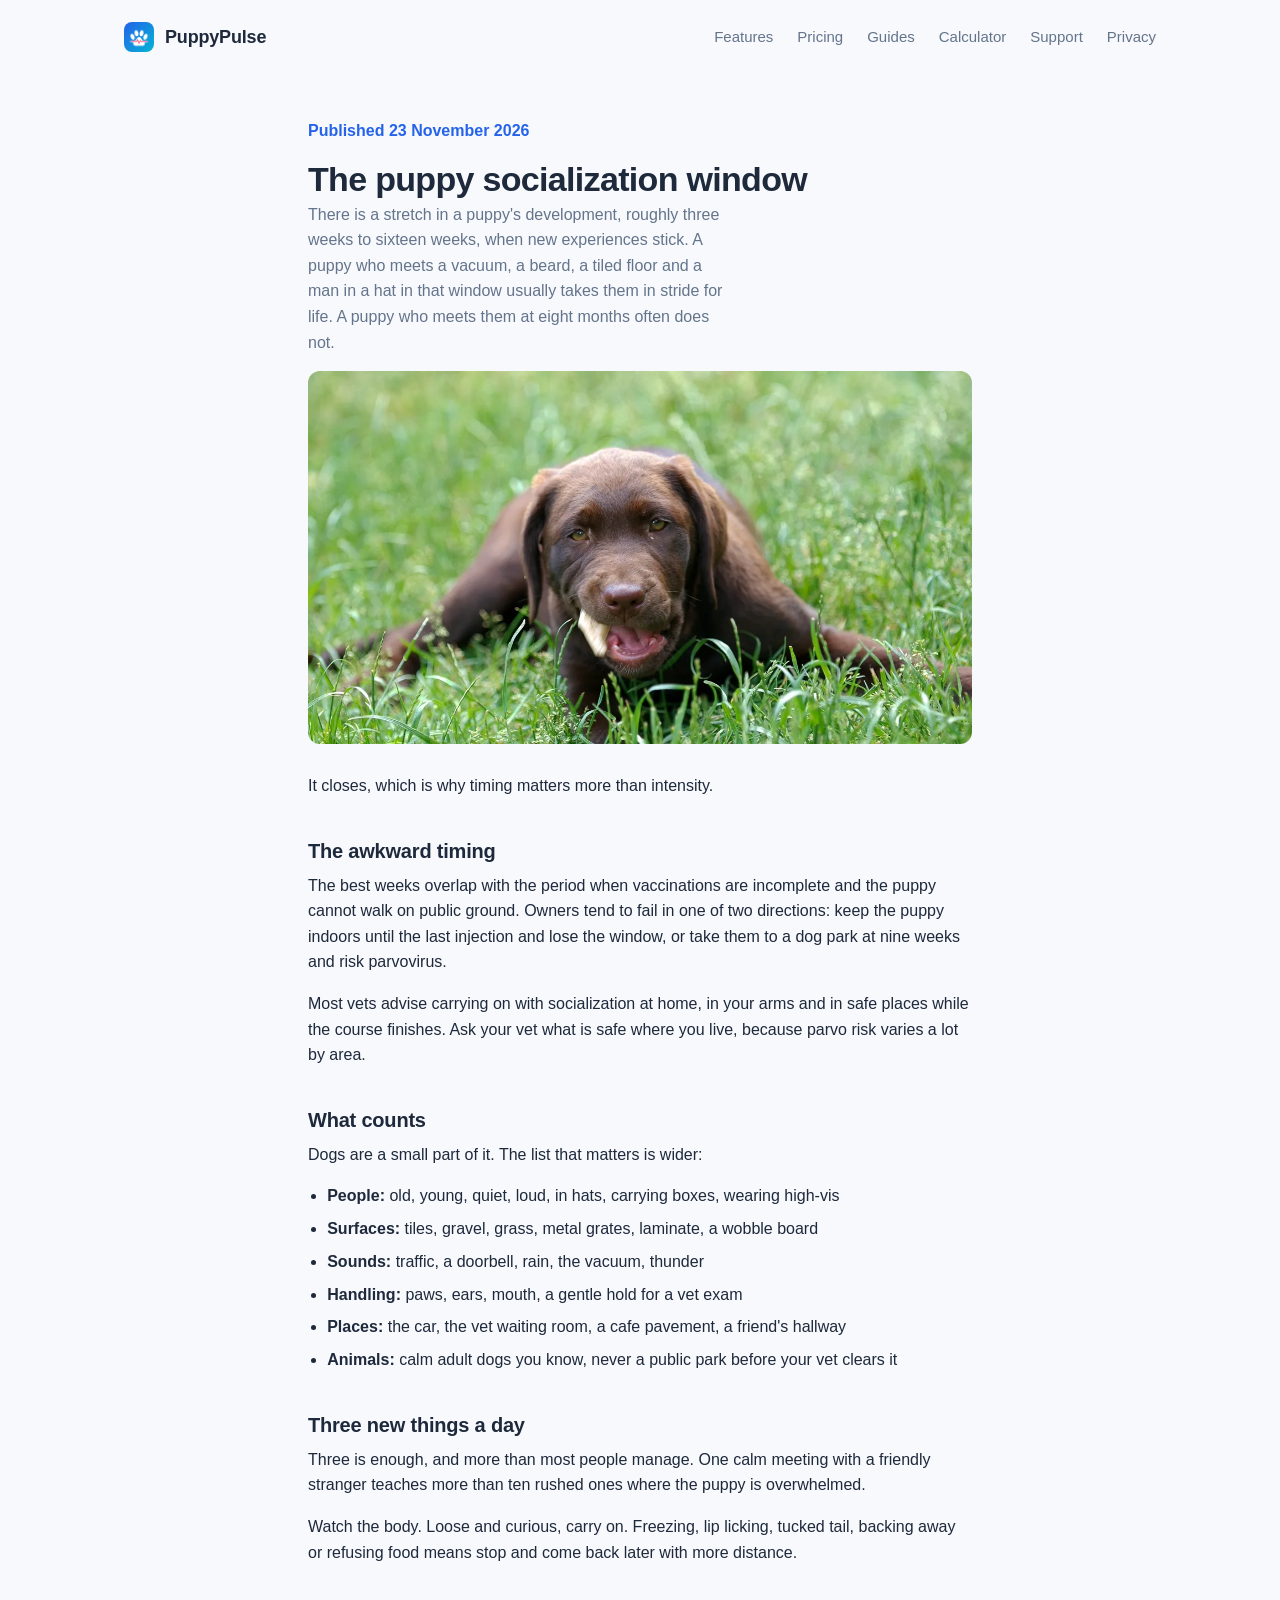
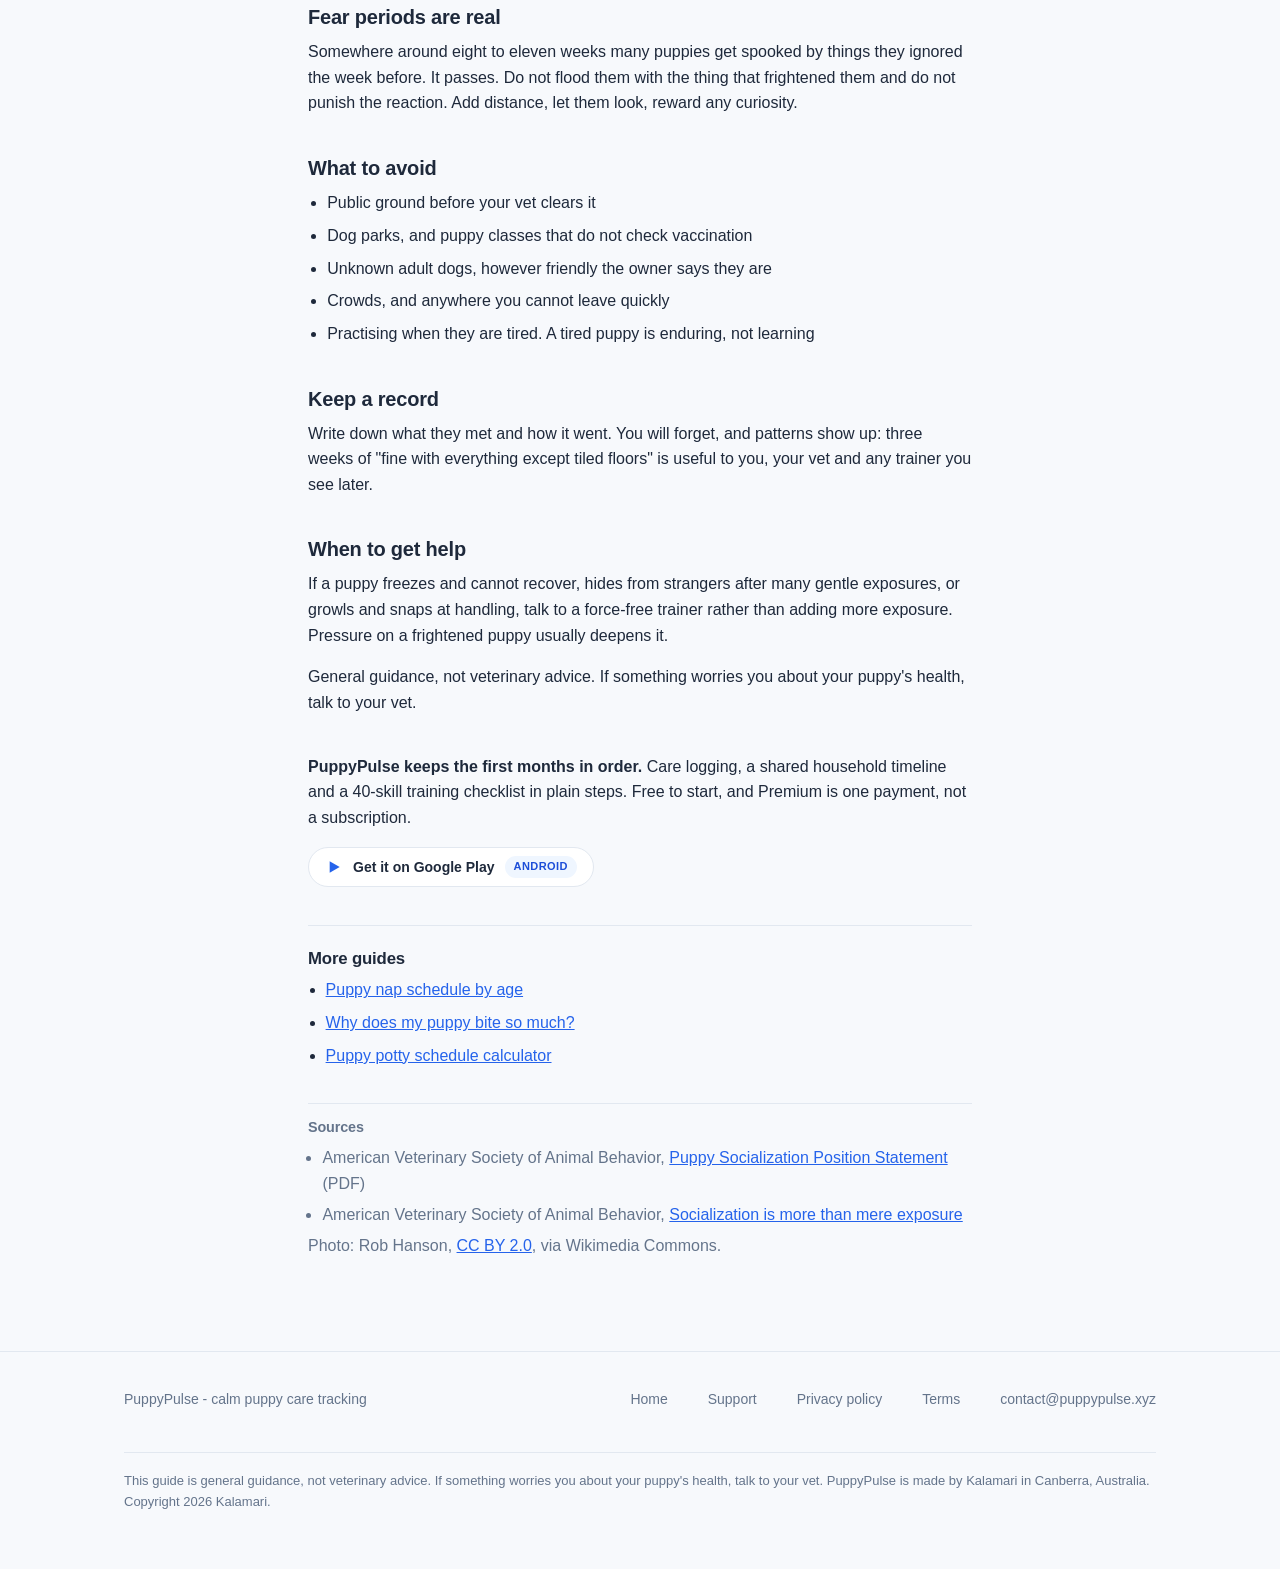
<file: puppy-socialization-window/index.html>
<!DOCTYPE html>
<html lang="en">
<head>
  <meta charset="utf-8">
  <meta name="viewport" content="width=device-width, initial-scale=1">
  <title>Puppy socialization window: what to do | PuppyPulse</title>
  <meta name="description" content="The socialization window runs to about sixteen weeks. What to do safely before vaccinations finish, how much is enough, and what to avoid.">
  <meta name="theme-color" content="#2563EB">
  <meta name="theme-color" media="(prefers-color-scheme: dark)" content="#0F172A">
  <link rel="canonical" href="https://puppypulse.xyz/puppy-socialization-window/">
  <meta property="og:type" content="article">
  <meta property="og:site_name" content="PuppyPulse">
  <meta property="og:url" content="https://puppypulse.xyz/puppy-socialization-window/">
  <meta property="og:title" content="The puppy socialization window">
  <meta property="og:description" content="Why the best weeks overlap with the vaccination schedule, what counts as socialization, and how much is enough.">
  <meta property="og:image" content="https://puppypulse.xyz/assets/share-card.png">
  <meta property="og:image:width" content="1200">
  <meta property="og:image:height" content="630">
  <meta name="twitter:card" content="summary_large_image">
  <link rel="icon" type="image/png" sizes="32x32" href="../assets/favicon-32.png">
  <link rel="icon" type="image/png" sizes="512x512" href="../assets/icon-circle.png">
  <link rel="apple-touch-icon" href="../assets/apple-touch-icon.png">
  <link rel="stylesheet" href="../styles.css">
  <script type="application/ld+json">
  {
    "@context": "https://schema.org",
    "@type": "Article",
    "headline": "The puppy socialization window",
    "description": "The socialization window runs to about sixteen weeks. What to do safely before vaccinations finish, how much is enough, and what to avoid.",
    "datePublished": "2026-11-23",
    "dateModified": "2026-11-23",
    "author": { "@type": "Organization", "name": "PuppyPulse" },
    "publisher": {
      "@type": "Organization",
      "name": "Kalamari",
      "logo": { "@type": "ImageObject", "url": "https://puppypulse.xyz/assets/icon-512.png" }
    },
    "mainEntityOfPage": "https://puppypulse.xyz/puppy-socialization-window/",
    "image": "https://puppypulse.xyz/assets/guide-socialization.webp"
  }
  </script>
</head>
<body>
<a class="skip" href="#main">Skip to content</a>

<header class="site">
  <div class="wrap">
    <a class="brand" href="../">
      <img src="../assets/icon-512.png" alt="">
      <span>PuppyPulse</span>
    </a>
    <nav>
      <a href="../#features">Features</a>
      <a href="../#pricing">Pricing</a>
      <a href="../guides/">Guides</a>
      <a href="../puppy-potty-schedule/">Calculator</a>
      <a href="../support/">Support</a>
      <a href="../privacy/">Privacy</a>
    </nav>
  </div>
</header>

<main id="main">
  <section class="article">
    <div class="wrap">
      <p class="meta">Published 23 November 2026</p>
      <h1>The puppy socialization window</h1>
      <p class="lede">There is a stretch in a puppy's development, roughly three weeks to sixteen weeks, when new experiences stick. A puppy who meets a vacuum, a beard, a tiled floor and a man in a hat in that window usually takes them in stride for life. A puppy who meets them at eight months often does not.</p>

      <figure>
        <img src="../assets/guide-socialization.webp" width="1200" height="675" alt="A chocolate Labrador puppy lying in long grass with a chew stick" loading="lazy">
      </figure>

      <p>It closes, which is why timing matters more than intensity.</p>

      <h2>The awkward timing</h2>

      <p>The best weeks overlap with the period when vaccinations are incomplete and the puppy cannot walk on public ground. Owners tend to fail in one of two directions: keep the puppy indoors until the last injection and lose the window, or take them to a dog park at nine weeks and risk parvovirus.</p>

      <p>Most vets advise carrying on with socialization at home, in your arms and in safe places while the course finishes. Ask your vet what is safe where you live, because parvo risk varies a lot by area.</p>

      <h2>What counts</h2>

      <p>Dogs are a small part of it. The list that matters is wider:</p>

      <ul>
        <li><strong>People:</strong> old, young, quiet, loud, in hats, carrying boxes, wearing high-vis</li>
        <li><strong>Surfaces:</strong> tiles, gravel, grass, metal grates, laminate, a wobble board</li>
        <li><strong>Sounds:</strong> traffic, a doorbell, rain, the vacuum, thunder</li>
        <li><strong>Handling:</strong> paws, ears, mouth, a gentle hold for a vet exam</li>
        <li><strong>Places:</strong> the car, the vet waiting room, a cafe pavement, a friend's hallway</li>
        <li><strong>Animals:</strong> calm adult dogs you know, never a public park before your vet clears it</li>
      </ul>

      <h2>Three new things a day</h2>

      <p>Three is enough, and more than most people manage. One calm meeting with a friendly stranger teaches more than ten rushed ones where the puppy is overwhelmed.</p>

      <p>Watch the body. Loose and curious, carry on. Freezing, lip licking, tucked tail, backing away or refusing food means stop and come back later with more distance.</p>

      <h2>Fear periods are real</h2>

      <p>Somewhere around eight to eleven weeks many puppies get spooked by things they ignored the week before. It passes. Do not flood them with the thing that frightened them and do not punish the reaction. Add distance, let them look, reward any curiosity.</p>

      <h2>What to avoid</h2>

      <ul>
        <li>Public ground before your vet clears it</li>
        <li>Dog parks, and puppy classes that do not check vaccination</li>
        <li>Unknown adult dogs, however friendly the owner says they are</li>
        <li>Crowds, and anywhere you cannot leave quickly</li>
        <li>Practising when they are tired. A tired puppy is enduring, not learning</li>
      </ul>

      <h2>Keep a record</h2>

      <p>Write down what they met and how it went. You will forget, and patterns show up: three weeks of "fine with everything except tiled floors" is useful to you, your vet and any trainer you see later.</p>

      <h2>When to get help</h2>

      <p>If a puppy freezes and cannot recover, hides from strangers after many gentle exposures, or growls and snaps at handling, talk to a force-free trainer rather than adding more exposure. Pressure on a frightened puppy usually deepens it.</p>

      <p>General guidance, not veterinary advice. If something worries you about your puppy's health, talk to your vet.</p>

      <div class="card-cta">
        <p><strong>PuppyPulse keeps the first months in order.</strong> Care logging, a shared household timeline and a 40-skill training checklist in plain steps. Free to start, and Premium is one payment, not a subscription.</p>
        <a class="badge" href="https://play.google.com/store/apps/details?id=com.puppypulse.app">
          <svg viewBox="0 0 24 24" fill="#2563EB" aria-hidden="true">
            <path d="M4 3.5v17l15-8.5-15-8.5z"/>
          </svg>
          Get it on Google Play
          <span class="tag">Android</span>
        </a>
      </div>

      <div class="guides">
        <h2>More guides</h2>
        <ul>
          <li><a href="../puppy-nap-schedule/">Puppy nap schedule by age</a></li>
          <li><a href="../puppy-biting/">Why does my puppy bite so much?</a></li>
          <li><a href="../puppy-potty-schedule/">Puppy potty schedule calculator</a></li>
        </ul>
      </div>

      <div class="sources">
        <h2>Sources</h2>
        <ul>
          <li>American Veterinary Society of Animal Behavior, <a href="https://avsab.org/wp-content/uploads/2024/12/Puppy-Socialization-Position-Statement-FINAL.pdf">Puppy Socialization Position Statement</a> (PDF)</li>
          <li>American Veterinary Society of Animal Behavior, <a href="https://avsab.org/socialization-mere-exposure">Socialization is more than mere exposure</a></li>
        </ul>
        <p>Photo: Rob Hanson, <a href="https://creativecommons.org/licenses/by/2.0">CC BY 2.0</a>, via Wikimedia Commons.</p>
      </div>
    </div>
  </section>
</main>

<footer class="site">
  <div class="wrap">
    <span>PuppyPulse - calm puppy care tracking</span>
    <span class="links">
      <a href="../">Home</a> &nbsp;
      <a href="../support/">Support</a> &nbsp;
      <a href="../privacy/">Privacy policy</a> &nbsp;
      <a href="../terms/">Terms</a> &nbsp;
      <a href="mailto:contact@puppypulse.xyz">contact@puppypulse.xyz</a>
    </span>
    <div class="fine">
      This guide is general guidance, not veterinary advice. If something
      worries you about your puppy's health, talk to your vet. PuppyPulse is
      made by Kalamari in Canberra, Australia. Copyright 2026 Kalamari.
    </div>
  </div>
</footer>
<!-- Cloudflare Web Analytics --><script type="module" src="https://static.cloudflareinsights.com/beacon.min.js" data-cf-beacon="{&quot;token&quot;: &quot;f3de2c5c67ca4a0ca325ae2b84c37160&quot;}"></script><!-- End Cloudflare Web Analytics -->

</body>
</html>
</file>
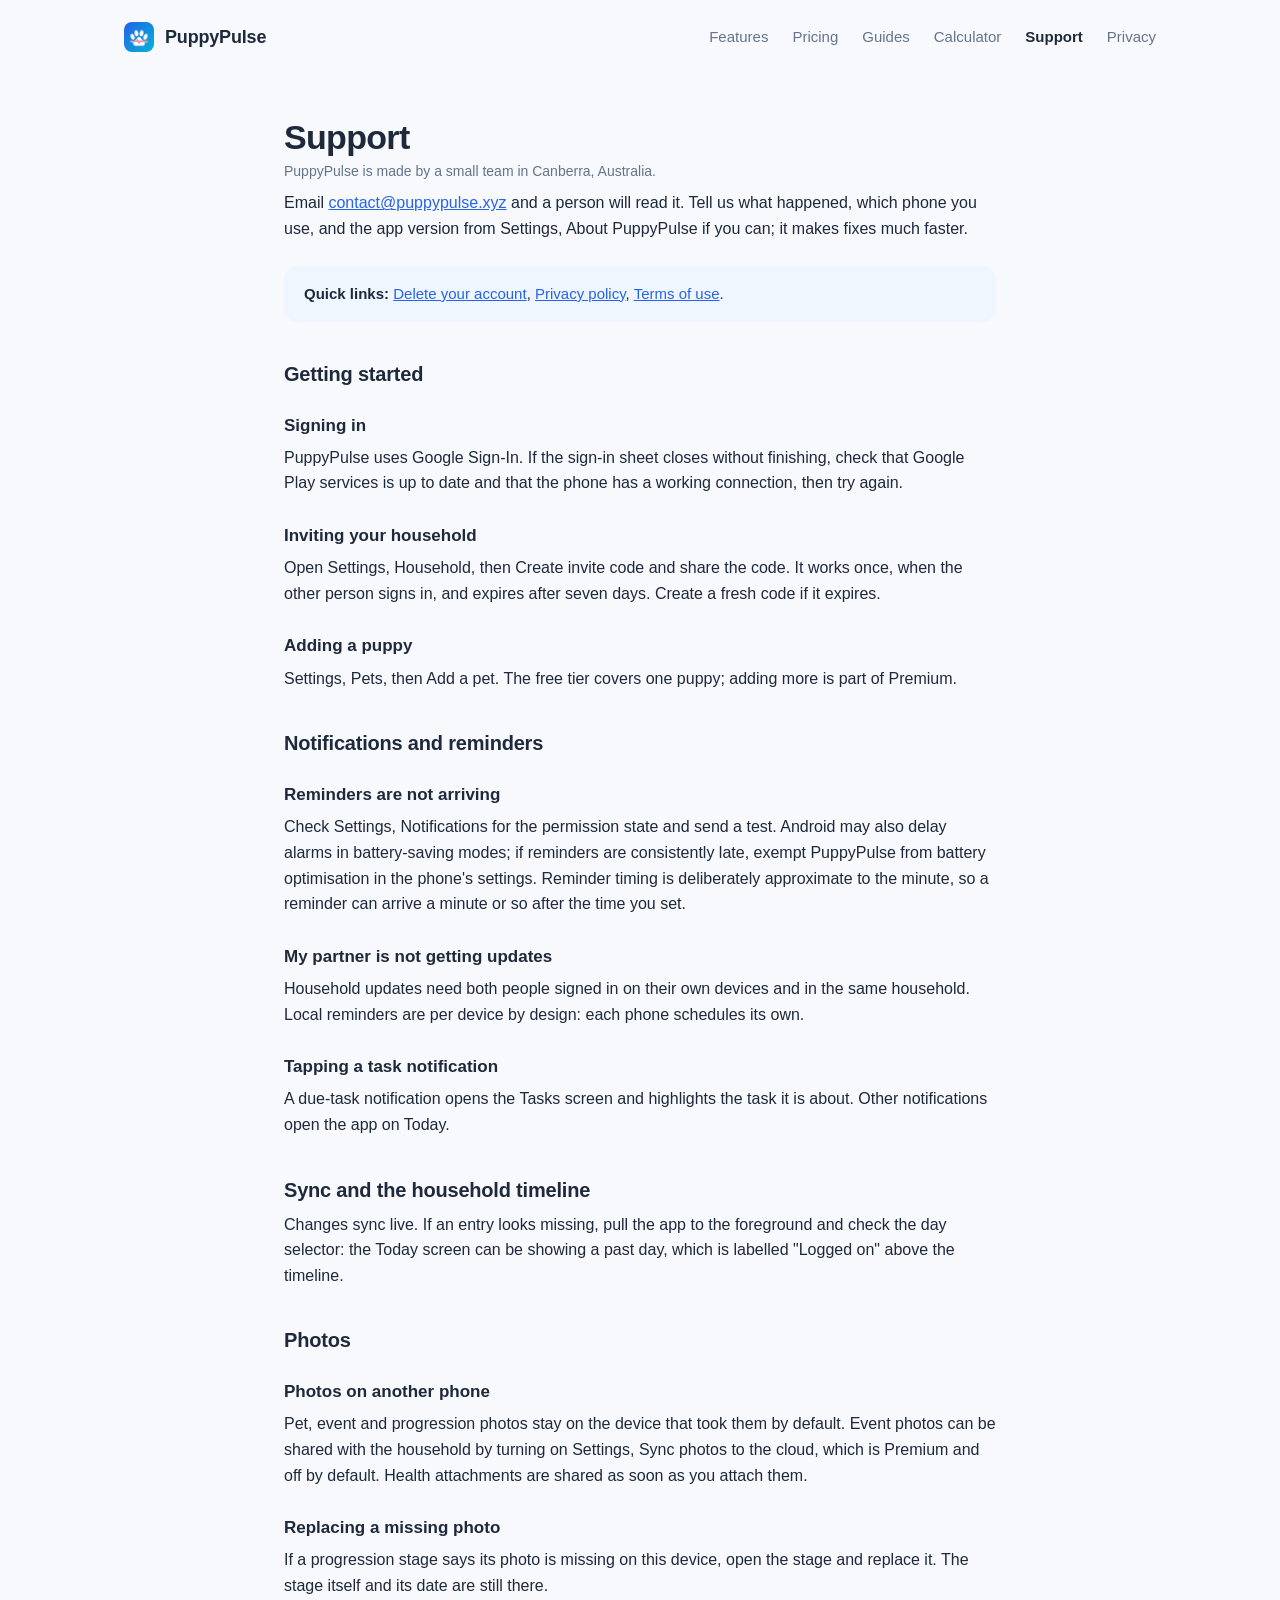
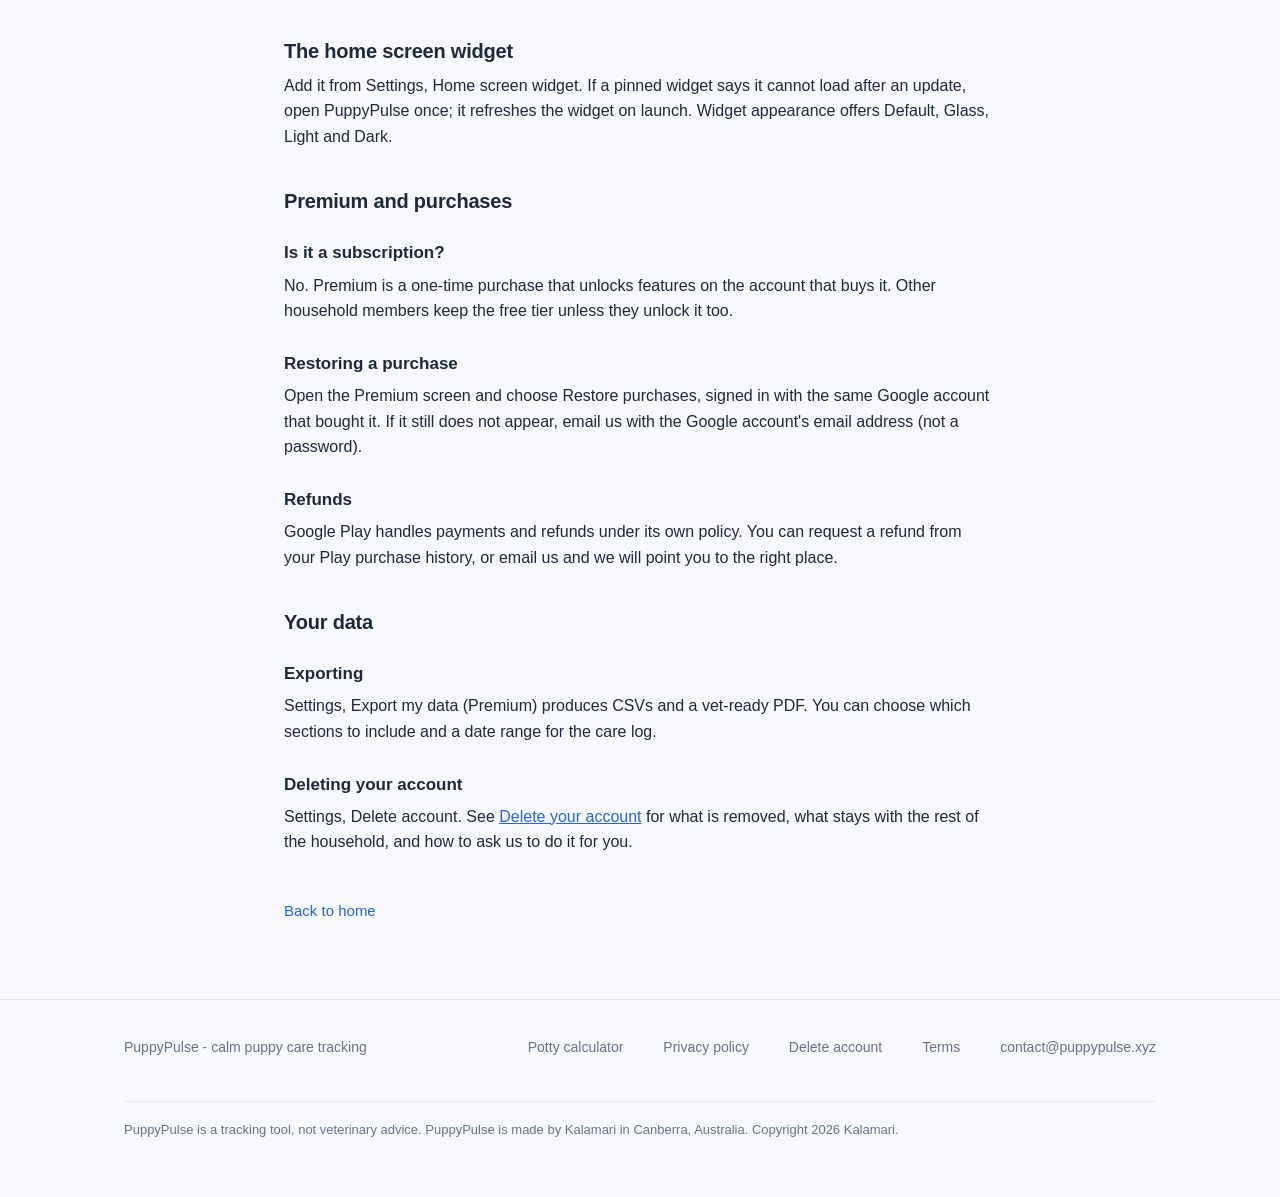
<file: support/index.html>
<!DOCTYPE html>
<html lang="en">
<head>
  <meta charset="utf-8">
  <meta name="viewport" content="width=device-width, initial-scale=1">
  <title>Support - PuppyPulse</title>
  <meta name="description" content="Help with PuppyPulse: sign-in, household sync, reminders, photos, the widget, Premium purchases and deleting your account.">
  <meta name="theme-color" content="#2563EB">
  <meta name="theme-color" media="(prefers-color-scheme: dark)" content="#0F172A">
  <link rel="canonical" href="https://puppypulse.xyz/support/">
  <meta property="og:type" content="website">
  <meta property="og:site_name" content="PuppyPulse">
  <meta property="og:url" content="https://puppypulse.xyz/support/">
  <meta property="og:title" content="Support - PuppyPulse">
  <meta property="og:description" content="Help with PuppyPulse: sign-in, household sync, reminders, photos, the widget, Premium purchases and deleting your account.">
  <meta property="og:image" content="https://puppypulse.xyz/assets/share-card.png">
  <meta name="twitter:card" content="summary_large_image">
  <meta name="twitter:title" content="Support - PuppyPulse">
  <meta name="twitter:description" content="Help with sign-in, sync, reminders, photos and Premium.">
  <meta name="twitter:image" content="https://puppypulse.xyz/assets/share-card.png">
  <link rel="icon" type="image/png" sizes="32x32" href="../assets/favicon-32.png">
  <link rel="icon" type="image/png" sizes="512x512" href="../assets/icon-circle.png">
  <link rel="apple-touch-icon" href="../assets/apple-touch-icon.png">
  <link rel="stylesheet" href="../styles.css">
</head>
<body>

<a class="skip" href="#main">Skip to content</a>

<header class="site">
  <div class="wrap">
    <a class="brand" href="../">
      <img src="../assets/icon-512.png" alt="">
      <span>PuppyPulse</span>
    </a>
    <nav>
      <a href="../#features">Features</a>
      <a href="../#pricing">Pricing</a>
      <a href="../guides/">Guides</a>
      <a href="../puppy-potty-schedule/">Calculator</a>
      <a href="./" aria-current="page">Support</a>
      <a href="../privacy/">Privacy</a>
    </nav>
  </div>
</header>

<main id="main">
  <article class="article">
    <h1>Support</h1>
    <p class="updated">PuppyPulse is made by a small team in Canberra, Australia.</p>

    <p>Email <a href="mailto:contact@puppypulse.xyz">contact@puppypulse.xyz</a>
    and a person will read it. Tell us what happened, which phone you use, and
    the app version from Settings, About PuppyPulse if you can; it makes fixes
    much faster.</p>

    <div class="note">
      <p><strong>Quick links:</strong>
      <a href="../delete-account/">Delete your account</a>,
      <a href="../privacy/">Privacy policy</a>,
      <a href="../terms/">Terms of use</a>.</p>
    </div>

    <h2>Getting started</h2>
    <h3>Signing in</h3>
    <p>PuppyPulse uses Google Sign-In. If the sign-in sheet closes without
    finishing, check that Google Play services is up to date and that the phone
    has a working connection, then try again.</p>

    <h3>Inviting your household</h3>
    <p>Open Settings, Household, then Create invite code and share the code.
    It works once, when the other person signs in, and expires after seven
    days. Create a fresh code if it expires.</p>

    <h3>Adding a puppy</h3>
    <p>Settings, Pets, then Add a pet. The free tier covers one puppy; adding
    more is part of Premium.</p>

    <h2>Notifications and reminders</h2>
    <h3>Reminders are not arriving</h3>
    <p>Check Settings, Notifications for the permission state and send a test.
    Android may also delay alarms in battery-saving modes; if reminders are
    consistently late, exempt PuppyPulse from battery optimisation in the
    phone's settings. Reminder timing is deliberately approximate to the
    minute, so a reminder can arrive a minute or so after the time you set.</p>

    <h3>My partner is not getting updates</h3>
    <p>Household updates need both people signed in on their own devices and
    in the same household. Local reminders are per device by design: each
    phone schedules its own.</p>

    <h3>Tapping a task notification</h3>
    <p>A due-task notification opens the Tasks screen and highlights the task
    it is about. Other notifications open the app on Today.</p>

    <h2>Sync and the household timeline</h2>
    <p>Changes sync live. If an entry looks missing, pull the app to the
    foreground and check the day selector: the Today screen can be showing a
    past day, which is labelled "Logged on" above the timeline.</p>

    <h2>Photos</h2>
    <h3>Photos on another phone</h3>
    <p>Pet, event and progression photos stay on the device that took them by
    default. Event photos can be shared with the household by turning on
    Settings, Sync photos to the cloud, which is Premium and off by default.
    Health attachments are shared as soon as you attach them.</p>

    <h3>Replacing a missing photo</h3>
    <p>If a progression stage says its photo is missing on this device, open
    the stage and replace it. The stage itself and its date are still there.</p>

    <h2>The home screen widget</h2>
    <p>Add it from Settings, Home screen widget. If a pinned widget says it
    cannot load after an update, open PuppyPulse once; it refreshes the widget
    on launch. Widget appearance offers Default, Glass, Light and Dark.</p>

    <h2>Premium and purchases</h2>
    <h3>Is it a subscription?</h3>
    <p>No. Premium is a one-time purchase that unlocks features on the account
    that buys it. Other household members keep the free tier unless they
    unlock it too.</p>

    <h3>Restoring a purchase</h3>
    <p>Open the Premium screen and choose Restore purchases, signed in with the
    same Google account that bought it. If it still does not appear, email us
    with the Google account's email address (not a password).</p>

    <h3>Refunds</h3>
    <p>Google Play handles payments and refunds under its own policy. You can
    request a refund from your Play purchase history, or email us and we will
    point you to the right place.</p>

    <h2>Your data</h2>
    <h3>Exporting</h3>
    <p>Settings, Export my data (Premium) produces CSVs and a vet-ready PDF.
    You can choose which sections to include and a date range for the care
    log.</p>

    <h3>Deleting your account</h3>
    <p>Settings, Delete account. See
    <a href="../delete-account/">Delete your account</a> for what is removed,
    what stays with the rest of the household, and how to ask us to do it for
    you.</p>

    <a class="backlink" href="../">Back to home</a>
  </article>
</main>

<footer class="site">
  <div class="wrap">
    <span>PuppyPulse - calm puppy care tracking</span>
    <span class="links">
      <a href="../puppy-potty-schedule/">Potty calculator</a> &nbsp;
      <a href="../privacy/">Privacy policy</a> &nbsp;
      <a href="../delete-account/">Delete account</a> &nbsp;
      <a href="../terms/">Terms</a> &nbsp;
      <a href="mailto:contact@puppypulse.xyz">contact@puppypulse.xyz</a>
    </span>
    <div class="fine">
      PuppyPulse is a tracking tool, not veterinary advice. PuppyPulse is
      made by Kalamari in Canberra, Australia. Copyright 2026 Kalamari.
    </div>
  </div>
</footer>

<!-- Cloudflare Web Analytics --><script type="module" src="https://static.cloudflareinsights.com/beacon.min.js" data-cf-beacon="{&quot;token&quot;: &quot;f3de2c5c67ca4a0ca325ae2b84c37160&quot;}"></script><!-- End Cloudflare Web Analytics -->

</body>
</html>
</file>
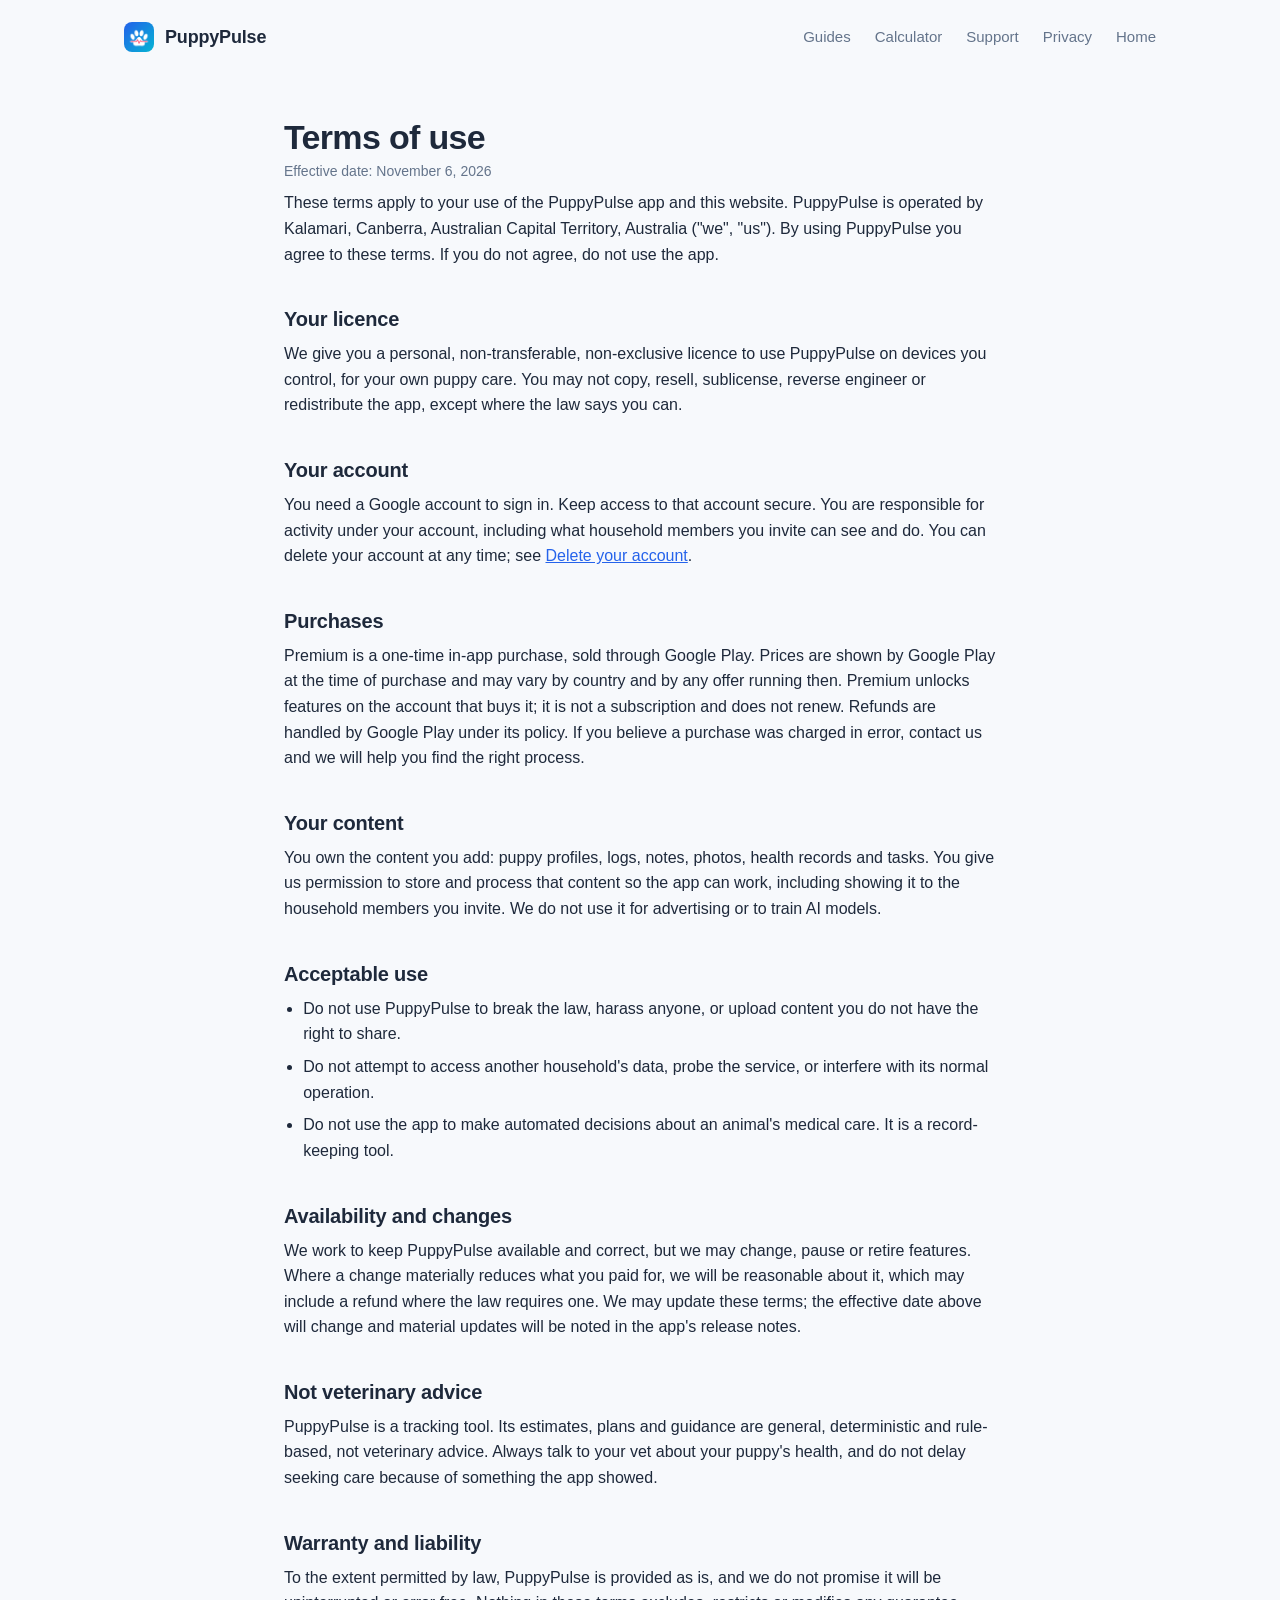
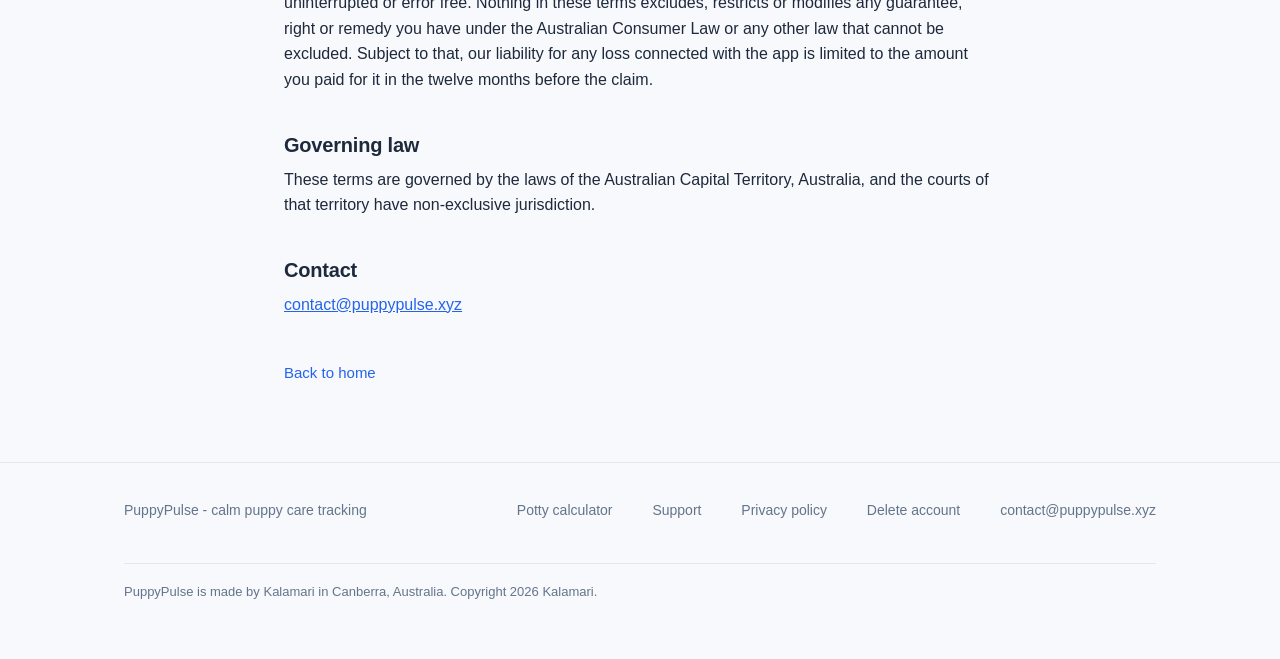
<file: terms/index.html>
<!DOCTYPE html>
<html lang="en">
<head>
  <meta charset="utf-8">
  <meta name="viewport" content="width=device-width, initial-scale=1">
  <title>Terms of use - PuppyPulse</title>
  <meta name="description" content="The terms that apply to your use of the PuppyPulse app: licence, purchases, your content, availability and liability.">
  <meta name="theme-color" content="#2563EB">
  <meta name="theme-color" media="(prefers-color-scheme: dark)" content="#0F172A">
  <link rel="canonical" href="https://puppypulse.xyz/terms/">
  <meta property="og:type" content="website">
  <meta property="og:site_name" content="PuppyPulse">
  <meta property="og:url" content="https://puppypulse.xyz/terms/">
  <meta property="og:title" content="Terms of use - PuppyPulse">
  <meta property="og:description" content="The terms that apply to your use of the PuppyPulse app.">
  <meta property="og:image" content="https://puppypulse.xyz/assets/share-card.png">
  <meta name="twitter:card" content="summary_large_image">
  <meta name="twitter:image" content="https://puppypulse.xyz/assets/share-card.png">
  <link rel="icon" type="image/png" sizes="32x32" href="../assets/favicon-32.png">
  <link rel="icon" type="image/png" sizes="512x512" href="../assets/icon-circle.png">
  <link rel="apple-touch-icon" href="../assets/apple-touch-icon.png">
  <link rel="stylesheet" href="../styles.css">
</head>
<body>

<a class="skip" href="#main">Skip to content</a>

<header class="site">
  <div class="wrap">
    <a class="brand" href="../">
      <img src="../assets/icon-512.png" alt="">
      <span>PuppyPulse</span>
    </a>
    <nav>
      <a href="../guides/">Guides</a>
      <a href="../puppy-potty-schedule/">Calculator</a>
      <a href="../support/">Support</a>
      <a href="../privacy/">Privacy</a>
      <a href="../">Home</a>
    </nav>
  </div>
</header>

<main id="main">
  <article class="article">
    <h1>Terms of use</h1>
    <p class="updated">Effective date: November 6, 2026</p>

    <p>These terms apply to your use of the PuppyPulse app and this website.
    PuppyPulse is operated by Kalamari, Canberra, Australian Capital
    Territory, Australia ("we", "us"). By using PuppyPulse you agree to these
    terms. If you do not agree, do not use the app.</p>

    <h2>Your licence</h2>
    <p>We give you a personal, non-transferable, non-exclusive licence to use
    PuppyPulse on devices you control, for your own puppy care. You may not
    copy, resell, sublicense, reverse engineer or redistribute the app, except
    where the law says you can.</p>

    <h2>Your account</h2>
    <p>You need a Google account to sign in. Keep access to that account
    secure. You are responsible for activity under your account, including
    what household members you invite can see and do. You can delete your
    account at any time; see
    <a href="../delete-account/">Delete your account</a>.</p>

    <h2>Purchases</h2>
    <p>Premium is a one-time in-app purchase, sold through Google Play. Prices
    are shown by Google Play at the time of purchase and may vary by country
    and by any offer running then. Premium unlocks features on the account
    that buys it; it is not a subscription and does not renew. Refunds are
    handled by Google Play under its policy. If you believe a purchase was
    charged in error, contact us and we will help you find the right process.</p>

    <h2>Your content</h2>
    <p>You own the content you add: puppy profiles, logs, notes, photos,
    health records and tasks. You give us permission to store and process that
    content so the app can work, including showing it to the household members
    you invite. We do not use it for advertising or to train AI models.</p>

    <h2>Acceptable use</h2>
    <ul>
      <li>Do not use PuppyPulse to break the law, harass anyone, or upload
      content you do not have the right to share.</li>
      <li>Do not attempt to access another household's data, probe the service,
      or interfere with its normal operation.</li>
      <li>Do not use the app to make automated decisions about an animal's
      medical care. It is a record-keeping tool.</li>
    </ul>

    <h2>Availability and changes</h2>
    <p>We work to keep PuppyPulse available and correct, but we may change,
    pause or retire features. Where a change materially reduces what you paid
    for, we will be reasonable about it, which may include a refund where the
    law requires one. We may update these terms; the effective date above will
    change and material updates will be noted in the app's release notes.</p>

    <h2>Not veterinary advice</h2>
    <p>PuppyPulse is a tracking tool. Its estimates, plans and guidance are
    general, deterministic and rule-based, not veterinary advice. Always talk
    to your vet about your puppy's health, and do not delay seeking care
    because of something the app showed.</p>

    <h2>Warranty and liability</h2>
    <p>To the extent permitted by law, PuppyPulse is provided as is, and we do
    not promise it will be uninterrupted or error free. Nothing in these terms
    excludes, restricts or modifies any guarantee, right or remedy you have
    under the Australian Consumer Law or any other law that cannot be excluded.
    Subject to that, our liability for any loss connected with the app is
    limited to the amount you paid for it in the twelve months before the
    claim.</p>

    <h2>Governing law</h2>
    <p>These terms are governed by the laws of the Australian Capital
    Territory, Australia, and the courts of that territory have
    non-exclusive jurisdiction.</p>

    <h2>Contact</h2>
    <p><a href="mailto:contact@puppypulse.xyz">contact@puppypulse.xyz</a></p>

    <a class="backlink" href="../">Back to home</a>
  </article>
</main>

<footer class="site">
  <div class="wrap">
    <span>PuppyPulse - calm puppy care tracking</span>
    <span class="links">
      <a href="../puppy-potty-schedule/">Potty calculator</a> &nbsp;
      <a href="../support/">Support</a> &nbsp;
      <a href="../privacy/">Privacy policy</a> &nbsp;
      <a href="../delete-account/">Delete account</a> &nbsp;
      <a href="mailto:contact@puppypulse.xyz">contact@puppypulse.xyz</a>
    </span>
    <div class="fine">
      PuppyPulse is made by Kalamari in Canberra, Australia. Copyright 2026
      Kalamari.
    </div>
  </div>
</footer>

<!-- Cloudflare Web Analytics --><script type="module" src="https://static.cloudflareinsights.com/beacon.min.js" data-cf-beacon="{&quot;token&quot;: &quot;f3de2c5c67ca4a0ca325ae2b84c37160&quot;}"></script><!-- End Cloudflare Web Analytics -->

</body>
</html>
</file>
<file: styles.css>
:root {
  --blue: #2563EB;
  --blue-dark: #1D4ED8;
  --blue-soft: #EFF6FF;
  --canvas: #F7F9FC;
  --ink: #1E293B;
  --muted: #64748B;
  --line: #E2E8F0;
  --white: #FFFFFF;
  color-scheme: light;
}

* {
  box-sizing: border-box;
}

html {
  scroll-behavior: smooth;
}

@media (prefers-reduced-motion: reduce) {
  html {
    scroll-behavior: auto;
  }
}

body {
  margin: 0;
  background: var(--canvas);
  color: var(--ink);
  font-family: -apple-system, BlinkMacSystemFont, "Segoe UI", Roboto,
    Helvetica, Arial, sans-serif;
  line-height: 1.6;
  -webkit-font-smoothing: antialiased;
}

img {
  max-width: 100%;
  height: auto;
}

a {
  color: var(--blue);
}

a:focus-visible,
summary:focus-visible {
  outline: 3px solid var(--blue);
  outline-offset: 3px;
  border-radius: 4px;
}

.skip {
  position: absolute;
  left: -9999px;
  top: 0;
  background: var(--blue);
  color: #FFFFFF;
  padding: 12px 18px;
  border-radius: 0 0 10px 0;
  z-index: 10;
  font-weight: 600;
  text-decoration: none;
}

.skip:focus {
  left: 0;
}

.wrap {
  max-width: 1080px;
  margin: 0 auto;
  padding: 0 24px;
}

/* Header */

header.site {
  padding: 22px 0;
}

header.site .wrap {
  display: flex;
  align-items: center;
  justify-content: space-between;
  gap: 16px;
}

.brand {
  display: flex;
  align-items: center;
  gap: 11px;
  text-decoration: none;
  flex: none;
}

.brand img {
  width: 30px;
  height: 30px;
  border-radius: 8px;
}

.brand span {
  font-weight: 700;
  font-size: 18px;
  color: var(--ink);
  letter-spacing: -0.01em;
}

nav {
  display: flex;
  flex-wrap: wrap;
  justify-content: flex-end;
  row-gap: 4px;
}

nav a {
  color: var(--muted);
  text-decoration: none;
  font-size: 15px;
  margin-left: 24px;
}

nav a:hover {
  color: var(--ink);
}

nav a[aria-current="page"] {
  color: var(--ink);
  font-weight: 600;
}

/* Hero */

.hero {
  padding: 52px 0 76px;
}

.hero .wrap {
  display: grid;
  grid-template-columns: 1.05fr 0.95fr;
  gap: 64px;
  align-items: center;
}

.hero .wordmark {
  width: 210px;
  margin-bottom: 22px;
}

.hero picture {
  display: block;
}

h1 {
  font-size: 44px;
  line-height: 1.12;
  letter-spacing: -0.02em;
  margin: 0 0 16px;
}

.lede {
  font-size: 19px;
  color: var(--muted);
  margin: 0 0 18px;
  max-width: 48ch;
}

.meta {
  font-size: 14px;
  font-weight: 600;
  color: var(--blue);
  margin: 0 0 22px;
}

.badge {
  display: inline-flex;
  align-items: center;
  gap: 10px;
  border: 1px solid var(--line);
  background: var(--white);
  border-radius: 999px;
  padding: 8px 16px 8px 18px;
  font-size: 14px;
  font-weight: 600;
}

.badge svg {
  width: 16px;
  height: 16px;
  flex: none;
}

/* The hero badge is the install link. Keep it tappable and calm. */
a.badge {
  color: var(--ink);
  text-decoration: none;
  transition: transform 0.15s ease, box-shadow 0.15s ease, border-color 0.15s ease;
}

a.badge:hover {
  transform: translateY(-1px);
  border-color: var(--blue);
  box-shadow: 0 8px 20px rgba(37, 99, 235, 0.18);
}

@media (prefers-reduced-motion: reduce) {
  a.badge {
    transition: none;
  }

  a.badge:hover {
    transform: none;
  }
}

.tag {
  display: inline-block;
  background: var(--blue-soft);
  color: var(--blue-dark);
  border-radius: 999px;
  padding: 2px 9px;
  font-size: 11px;
  font-weight: 700;
  letter-spacing: 0.04em;
  text-transform: uppercase;
  vertical-align: middle;
  white-space: nowrap;
}

/* Phone frames */

.phone {
  width: min(300px, 100%);
  background: #0F172A;
  border-radius: 40px;
  padding: 10px;
  box-shadow: 0 28px 56px -32px rgba(15, 23, 42, 0.4);
}

.phone img {
  display: block;
  width: 100%;
  border-radius: 30px;
}

.duo {
  display: flex;
  gap: 22px;
  justify-content: center;
  align-items: flex-start;
}

.duo .phone {
  width: 46%;
  border-radius: 32px;
  padding: 8px;
}

.duo .phone img {
  border-radius: 24px;
}

/* Feature sections */

section.feature {
  padding: 76px 0;
  border-top: 1px solid var(--line);
}

section.feature .wrap {
  display: grid;
  grid-template-columns: 1fr 1fr;
  gap: 64px;
  align-items: center;
}

section.feature.flip .copy {
  order: 2;
}

h2 {
  font-size: 30px;
  letter-spacing: -0.01em;
  line-height: 1.2;
  margin: 0 0 14px;
}

.feature p {
  color: var(--muted);
  font-size: 17px;
  margin: 0 0 20px;
}

ul.ticks {
  list-style: none;
  padding: 0;
  margin: 0;
}

ul.ticks li {
  position: relative;
  padding-left: 30px;
  margin: 11px 0;
  font-size: 16px;
}

ul.ticks li::before {
  content: "";
  position: absolute;
  left: 2px;
  top: 9px;
  width: 13px;
  height: 7px;
  border-left: 2px solid var(--blue);
  border-bottom: 2px solid var(--blue);
  transform: rotate(-45deg);
}

ul.ticks .tag {
  margin-left: 6px;
}

/* More grid */

section.more {
  padding: 76px 0;
  border-top: 1px solid var(--line);
}

section.more h2 {
  margin-bottom: 28px;
}

.grid {
  display: grid;
  grid-template-columns: repeat(3, 1fr);
  gap: 20px;
}

.card {
  background: var(--white);
  border: 1px solid var(--line);
  border-radius: 18px;
  padding: 24px;
}

.card h3 {
  font-size: 17px;
  margin: 0 0 8px;
}

.card p {
  color: var(--muted);
  font-size: 15px;
  margin: 0;
}

/* Privacy strip */

section.privacy {
  background: var(--white);
  border-top: 1px solid var(--line);
  border-bottom: 1px solid var(--line);
  padding: 58px 0;
}

section.privacy .wrap {
  display: grid;
  grid-template-columns: repeat(3, 1fr);
  gap: 40px;
}

section.privacy h3 {
  font-size: 16px;
  margin: 0 0 6px;
}

section.privacy p {
  color: var(--muted);
  font-size: 15px;
  margin: 0;
}

/* Pricing */

section.pricing {
  padding: 76px 0;
}

.pricing-lede {
  color: var(--muted);
  font-size: 17px;
  margin: 0 0 30px;
  max-width: 60ch;
}

.plans {
  display: grid;
  grid-template-columns: 1fr 1fr;
  gap: 24px;
  align-items: start;
}

.plan {
  background: var(--white);
  border: 1px solid var(--line);
  border-radius: 20px;
  padding: 30px;
}

.plan h3 {
  font-size: 22px;
  margin: 0 0 4px;
  display: flex;
  align-items: center;
  gap: 10px;
}

.plan-sub {
  color: var(--muted);
  font-size: 15px;
  margin: 0 0 20px;
}

.plan ul {
  list-style: none;
  padding: 0;
  margin: 0;
}

.plan li {
  position: relative;
  padding-left: 27px;
  margin: 10px 0;
  font-size: 15px;
}

.plan li::before {
  content: "";
  position: absolute;
  left: 1px;
  top: 9px;
  width: 12px;
  height: 6px;
  border-left: 2px solid var(--muted);
  border-bottom: 2px solid var(--muted);
  transform: rotate(-45deg);
}

.plan.premium {
  border: 2px solid var(--blue);
  box-shadow: 0 24px 48px -36px rgba(37, 99, 235, 0.55);
}

.plan.premium li::before {
  border-color: var(--blue);
}

.fineprint {
  color: var(--muted);
  font-size: 14px;
  margin: 24px 0 0;
  max-width: 74ch;
}

/* FAQ */

section.faq {
  padding: 0 0 84px;
}

section.faq .wrap {
  max-width: 780px;
}

section.faq h2 {
  margin-bottom: 22px;
}

details {
  background: var(--white);
  border: 1px solid var(--line);
  border-radius: 14px;
  padding: 16px 20px;
  margin-bottom: 10px;
}

summary {
  cursor: pointer;
  font-weight: 600;
  font-size: 16px;
}

details p {
  color: var(--muted);
  font-size: 15px;
  margin: 12px 0 2px;
}

/* Footer */

footer.site {
  border-top: 1px solid var(--line);
  padding: 36px 0 56px;
  color: var(--muted);
  font-size: 14px;
}

footer.site .wrap {
  display: flex;
  justify-content: space-between;
  gap: 24px;
  flex-wrap: wrap;
}

footer.site .links {
  display: flex;
  flex-wrap: wrap;
  gap: 6px 18px;
}

footer.site a {
  color: var(--muted);
  text-decoration: none;
}

footer.site a:hover {
  color: var(--ink);
}

footer.site .fine {
  width: 100%;
  margin-top: 18px;
  padding-top: 18px;
  border-top: 1px solid var(--line);
  font-size: 13px;
}

/* Article pages */

.article {
  max-width: 760px;
  margin: 0 auto;
  padding: 44px 24px 76px;
}

.article h1 {
  font-size: 34px;
  margin-bottom: 4px;
}

.article .updated {
  color: var(--muted);
  font-size: 14px;
  margin: 0 0 8px;
}

.article h2 {
  font-size: 20px;
  margin: 36px 0 8px;
}

.article h3 {
  font-size: 17px;
  margin: 26px 0 6px;
}

.article p,
.article li {
  font-size: 16px;
}

.article ul {
  padding-left: 22px;
}

.article .note {
  background: var(--blue-soft);
  border-radius: 14px;
  padding: 16px 20px;
  margin: 24px 0;
}

.article .note p {
  margin: 0;
  font-size: 15px;
}

.backlink {
  display: inline-block;
  margin-top: 28px;
  font-size: 15px;
  text-decoration: none;
}

/* Responsive */

@media (max-width: 880px) {
  .hero {
    padding: 32px 0 56px;
  }

  .hero .wrap,
  section.feature .wrap {
    grid-template-columns: 1fr;
    gap: 44px;
  }

  section.feature.flip .copy {
    order: 0;
  }

  h1 {
    font-size: 34px;
  }

  h2 {
    font-size: 25px;
  }

  section.privacy .wrap {
    grid-template-columns: 1fr;
    gap: 26px;
  }

  .grid {
    grid-template-columns: 1fr 1fr;
  }

  .plans {
    grid-template-columns: 1fr;
  }

  .duo {
    gap: 14px;
  }

  nav a {
    margin-left: 16px;
  }
}

@media (max-width: 620px) {
  .grid {
    grid-template-columns: 1fr;
  }

  section.feature,
  section.more,
  section.pricing {
    padding: 56px 0;
  }

  .card,
  .plan {
    padding: 22px;
  }

  header.site .wrap {
    flex-wrap: wrap;
  }

  nav {
    width: 100%;
    justify-content: flex-start;
  }

  nav a {
    margin-left: 0;
    margin-right: 12px;
    font-size: 14px;
  }
}

/* Dark mode */

@media (prefers-color-scheme: dark) {
  :root {
    --blue: #60A5FA;
    --blue-dark: #93C5FD;
    --blue-soft: #172554;
    --canvas: #0F172A;
    --ink: #E2E8F0;
    --muted: #94A3B8;
    --line: #243247;
    --white: #1E293B;
    color-scheme: dark;
  }

  .phone {
    border: 1px solid #243247;
    box-shadow: 0 28px 56px -32px rgba(0, 0, 0, 0.8);
  }

  .plan.premium {
    box-shadow: 0 24px 48px -36px rgba(96, 165, 250, 0.55);
  }

  .tag {
    color: #BFDBFE;
  }

  .skip {
    color: #0F172A;
  }
}

/* Long-form guides */
.article .wrap {
  max-width: 760px;
}

.article h2 {
  margin: 2em 0 0.5em;
}

.article p {
  margin: 0 0 1em;
}

.article ul {
  margin: 0 0 1.2em;
  padding-left: 1.2em;
}

.article li {
  margin-bottom: 0.45em;
}

.article table {
  width: 100%;
  border-collapse: collapse;
  margin: 1.2em 0 1.6em;
  font-size: 0.95rem;
}

.article th,
.article td {
  text-align: left;
  padding: 0.6em 0.7em;
  border-bottom: 1px solid var(--line);
}

.article th {
  font-size: 0.78rem;
  text-transform: uppercase;
  letter-spacing: 0.04em;
  color: var(--muted);
  font-weight: 600;
}

.article .card-cta {
  margin-top: 2.4em;
}

.article .guides {
  margin-top: 2.4em;
  padding-top: 1.4em;
  border-top: 1px solid var(--line);
}

.article .guides h2 {
  margin-top: 0;
  font-size: 1.05rem;
}

.article .guides ul {
  padding-left: 1.1em;
}

/* Guide figures and sources */
.article figure {
  margin: 0 0 1.8em;
}

.article figure img {
  width: 100%;
  height: auto;
  display: block;
  border-radius: 12px;
}

.article figcaption {
  font-size: 0.8rem;
  color: var(--muted);
  margin-top: 0.5em;
}

.article .sources {
  margin-top: 2.6em;
  padding-top: 1.2em;
  border-top: 1px solid var(--line);
  font-size: 0.82rem;
  color: var(--muted);
}

.article .sources h2 {
  font-size: 0.9rem;
  margin: 0 0 0.6em;
}

.article .sources ul {
  margin: 0;
  padding-left: 1.1em;
}

.article .sources li {
  margin-bottom: 0.35em;
}

/* Guides index */
.guide-list {
  display: grid;
  grid-template-columns: repeat(auto-fit, minmax(280px, 1fr));
  gap: 28px;
  margin-top: 2em;
}

.guide {
  display: block;
  text-decoration: none;
  color: inherit;
}

.guide img {
  width: 100%;
  height: auto;
  display: block;
  border-radius: 12px;
  margin-bottom: 0.8em;
}

.guide h2 {
  font-size: 1.1rem;
  margin: 0 0 0.35em;
}

.guide p {
  margin: 0;
  font-size: 0.92rem;
  color: var(--muted);
}

.guide:hover h2 {
  color: var(--blue);
}

.guide-more {
  margin-top: 2em;
  font-size: 0.95rem;
  color: var(--muted);
}

/* Guides index, row layout */
.guide-list {
  display: grid;
  grid-template-columns: 1fr;
  gap: 30px;
  margin-top: 2.2em;
}

.guide {
  display: grid;
  grid-template-columns: 240px 1fr;
  gap: 22px;
  align-items: start;
}

.guide img {
  width: 100%;
  height: auto;
  margin: 0;
}

.guide h2 {
  margin-top: 0.1em;
}

@media (max-width: 640px) {
  .guide {
    grid-template-columns: 1fr;
  }
}

.guide-more {
  margin-top: 2.4em;
  padding-top: 1.2em;
  border-top: 1px solid var(--line);
}

.guide-text h2 {
  margin: 0 0 0.35em;
  font-size: 1.1rem;
}

.guide-text p {
  margin: 0;
}
</file>
